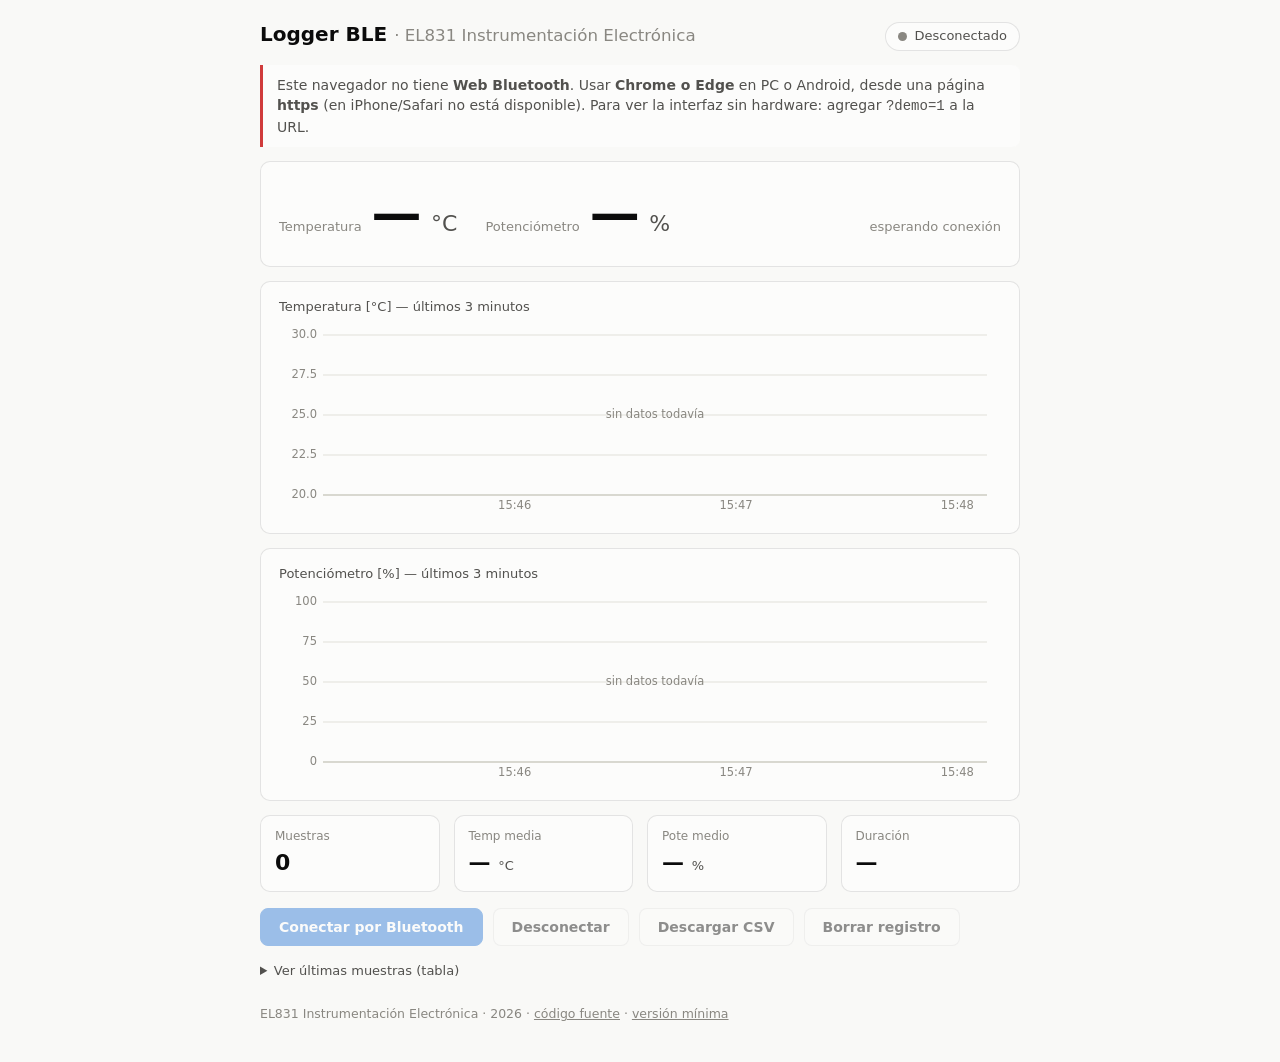
<file: docs/index.html>
<!doctype html>
<html lang="es">
<head>
<meta charset="utf-8">
<meta name="viewport" content="width=device-width, initial-scale=1">
<title>Logger BLE · EL831</title>
<link rel="manifest" href="manifest.webmanifest">
<link rel="icon" href="icons/icono-192.png">
<link rel="apple-touch-icon" href="icons/icono-192.png">
<meta name="theme-color" content="#f9f9f7" media="(prefers-color-scheme: light)">
<meta name="theme-color" content="#0d0d0d" media="(prefers-color-scheme: dark)">
<style>
  :root {
    color-scheme: light;
    --plano:        #f9f9f7;  /* plano de página */
    --superficie:   #fcfcfb;  /* tarjetas */
    --tinta-1:      #0b0b0b;
    --tinta-2:      #52514e;
    --tinta-mute:   #898781;
    --grilla:       #e1e0d9;
    --eje:          #c3c2b7;
    --borde:        rgba(11,11,11,0.10);
    --serie:        #2a78d6;  /* slot 1 de la paleta (validada): temperatura */
    --serie2:       #eb6834;  /* slot 2: potenciómetro */
    --ok:           #0ca30c;
    --critico:      #d03b3b;
  }
  @media (prefers-color-scheme: dark) {
    :root:not([data-theme="light"]) {
      color-scheme: dark;
      --plano:      #0d0d0d;
      --superficie: #1a1a19;
      --tinta-1:    #ffffff;
      --tinta-2:    #c3c2b7;
      --tinta-mute: #898781;
      --grilla:     #2c2c2a;
      --eje:        #383835;
      --borde:      rgba(255,255,255,0.10);
      --serie:      #3987e5;
      --serie2:     #d95926;
      --ok:         #0ca30c;
      --critico:    #d03b3b;
    }
  }
  :root[data-theme="dark"] {
    color-scheme: dark;
    --plano:      #0d0d0d;
    --superficie: #1a1a19;
    --tinta-1:    #ffffff;
    --tinta-2:    #c3c2b7;
    --tinta-mute: #898781;
    --grilla:     #2c2c2a;
    --eje:        #383835;
    --borde:      rgba(255,255,255,0.10);
    --serie:      #3987e5;
    --serie2:     #d95926;
    --ok:         #0ca30c;
    --critico:    #d03b3b;
  }

  * { box-sizing: border-box; }
  body {
    margin: 0;
    background: var(--plano);
    color: var(--tinta-1);
    font: 15px/1.45 system-ui, -apple-system, "Segoe UI", sans-serif;
    padding: 20px 16px 40px;
  }
  .caja { max-width: 760px; margin: 0 auto; }

  header { display: flex; align-items: baseline; justify-content: space-between;
           gap: 12px; flex-wrap: wrap; margin-bottom: 14px; }
  h1 { font-size: 20px; font-weight: 650; margin: 0; }
  h1 small { color: var(--tinta-mute); font-weight: 500; }

  .chip { display: inline-flex; align-items: center; gap: 7px;
          font-size: 13px; color: var(--tinta-2);
          border: 1px solid var(--borde); border-radius: 999px;
          padding: 4px 12px; background: var(--superficie); }
  .chip .punto { width: 9px; height: 9px; border-radius: 50%;
                 background: var(--tinta-mute); }
  .chip.ok .punto      { background: var(--ok); }
  .chip.error .punto   { background: var(--critico); }

  .tarjeta { background: var(--superficie); border: 1px solid var(--borde);
             border-radius: 10px; padding: 16px 18px; margin-bottom: 14px; }

  .hero { display: flex; align-items: baseline; gap: 10px 28px; flex-wrap: wrap; }
  .hero .canal { display: flex; align-items: baseline; gap: 10px; }
  .hero .nombre { font-size: 13px; color: var(--tinta-mute); }
  .hero .valor { font-size: 50px; font-weight: 650; letter-spacing: -0.5px; }
  .hero .unidad { font-size: 22px; color: var(--tinta-2); font-weight: 500; }
  .hero .detalle { font-size: 13px; color: var(--tinta-mute); margin-left: auto;
                   text-align: right; }

  .titulo-viz { font-size: 13px; color: var(--tinta-2); margin: 0 0 10px; }
  .lienzo { position: relative; }
  canvas { display: block; width: 100%; height: 190px; }
  .tooltip { position: absolute; pointer-events: none; display: none;
             background: var(--superficie); border: 1px solid var(--borde);
             border-radius: 6px; padding: 5px 9px; font-size: 12.5px;
             color: var(--tinta-1); box-shadow: 0 2px 8px rgba(0,0,0,.12);
             white-space: nowrap; }
  .tooltip b { font-variant-numeric: tabular-nums; }

  .stats { display: grid; grid-template-columns: repeat(4, 1fr); gap: 14px; }
  @media (max-width: 640px) { .stats { grid-template-columns: repeat(2, 1fr); } }
  .stat { background: var(--superficie); border: 1px solid var(--borde);
          border-radius: 10px; padding: 12px 14px; }
  .stat .k { font-size: 12px; color: var(--tinta-mute); }
  .stat .v { font-size: 22px; font-weight: 650; margin-top: 2px; }
  .stat .v small { font-size: 13px; color: var(--tinta-2); font-weight: 500; }

  .acciones { display: flex; gap: 10px; flex-wrap: wrap; margin: 16px 0; }
  button { font: 600 14px/1 system-ui, -apple-system, "Segoe UI", sans-serif;
           border-radius: 8px; padding: 11px 18px; cursor: pointer;
           border: 1px solid var(--borde);
           background: var(--superficie); color: var(--tinta-1); }
  button.primario { background: var(--serie); border-color: var(--serie); color: #fff; }
  button:disabled { opacity: .45; cursor: default; }

  .aviso { border-left: 3px solid var(--critico); padding: 10px 14px;
           background: var(--superficie); border-radius: 0 8px 8px 0;
           font-size: 14px; color: var(--tinta-2); margin-bottom: 14px; }

  details { margin-top: 4px; }
  summary { cursor: pointer; font-size: 13px; color: var(--tinta-2); }
  table { width: 100%; border-collapse: collapse; margin-top: 8px; font-size: 13.5px; }
  th { text-align: left; color: var(--tinta-mute); font-weight: 500;
       border-bottom: 1px solid var(--grilla); padding: 4px 6px; }
  td { padding: 4px 6px; border-bottom: 1px solid var(--grilla);
       font-variant-numeric: tabular-nums; }

  footer { font-size: 12.5px; color: var(--tinta-mute); margin-top: 24px; }
  footer a { color: inherit; }
</style>
</head>
<body>
<div class="caja">

  <header>
    <h1>Logger BLE <small>· EL831 Instrumentación Electrónica</small></h1>
    <span class="chip" id="estado"><span class="punto"></span><span id="estadoTxt">Desconectado</span></span>
  </header>

  <div class="aviso" id="avisoCompat" hidden>
    Este navegador no tiene <b>Web Bluetooth</b>. Usar <b>Chrome o Edge</b> en
    PC o Android, desde una página <b>https</b> (en iPhone/Safari no está
    disponible). Para ver la interfaz sin hardware: agregar <code>?demo=1</code>
    a la URL.
  </div>

  <div class="tarjeta hero">
    <span class="canal"><span class="nombre">Temperatura</span>
      <span class="valor" id="valorTemp">—</span><span class="unidad">°C</span></span>
    <span class="canal"><span class="nombre">Potenciómetro</span>
      <span class="valor" id="valorPote">—</span><span class="unidad">%</span></span>
    <span class="detalle" id="detalle">esperando conexión</span>
  </div>

  <div class="tarjeta">
    <p class="titulo-viz">Temperatura [°C] — últimos 3 minutos</p>
    <div class="lienzo">
      <canvas id="gTemp"></canvas>
      <div class="tooltip" id="tipTemp"></div>
    </div>
  </div>

  <div class="tarjeta">
    <p class="titulo-viz">Potenciómetro [%] — últimos 3 minutos</p>
    <div class="lienzo">
      <canvas id="gPote"></canvas>
      <div class="tooltip" id="tipPote"></div>
    </div>
  </div>

  <div class="stats">
    <div class="stat"><div class="k">Muestras</div><div class="v" id="stN">0</div></div>
    <div class="stat"><div class="k">Temp media</div><div class="v" id="stTemp">— <small>°C</small></div></div>
    <div class="stat"><div class="k">Pote medio</div><div class="v" id="stPote">— <small>%</small></div></div>
    <div class="stat"><div class="k">Duración</div><div class="v" id="stDur">—</div></div>
  </div>

  <div class="acciones">
    <button class="primario" id="btnConectar">Conectar por Bluetooth</button>
    <button id="btnDesconectar" disabled>Desconectar</button>
    <button id="btnCsv" disabled>Descargar CSV</button>
    <button id="btnBorrar" disabled>Borrar registro</button>
  </div>

  <details>
    <summary>Ver últimas muestras (tabla)</summary>
    <table>
      <thead><tr><th>Hora</th><th>Temp [°C]</th><th>Pote [%]</th></tr></thead>
      <tbody id="tbody"></tbody>
    </table>
  </details>

  <footer>
    EL831 Instrumentación Electrónica · 2026 ·
    <a href="https://github.com/fernandorvs/Datalogger-Web-ESP32-2026">código fuente</a> ·
    <a href="minima/">versión mínima</a>
  </footer>
</div>

<script>
'use strict';

/* ---------- utilidades ---------- */
const $ = id => document.getElementById(id);
const params = new URLSearchParams(location.search);
if (params.get('tema')) document.documentElement.dataset.theme =
  params.get('tema') === 'oscuro' ? 'dark' : 'light';

const horaDe = ms => new Date(ms).toLocaleTimeString('es-AR', { hour12: false });

/* ---------- registro (el "logger" vive acá) ---------- */
const muestras = [];               // {t: epoch ms, temp: °C, pote: %}
const MAX_MUESTRAS = 36000;        // ~10 h a 1 muestra/s

function agregarMuestra(temp, pote) {
  muestras.push({ t: Date.now(), temp, pote });
  if (muestras.length > MAX_MUESTRAS) muestras.shift();
  actualizarUI();
}

function actualizarUI() {
  const n = muestras.length;
  if (n) {
    const ult = muestras[n - 1];
    $('valorTemp').textContent = ult.temp.toFixed(2);
    $('valorPote').textContent = ult.pote.toFixed(1);
    $('detalle').textContent = 'última muestra ' + horaDe(ult.t);
    let sT = 0, sP = 0;
    for (const m of muestras) { sT += m.temp; sP += m.pote; }
    $('stTemp').innerHTML = (sT / n).toFixed(2) + ' <small>°C</small>';
    $('stPote').innerHTML = (sP / n).toFixed(1) + ' <small>%</small>';
    const seg = Math.round((ult.t - muestras[0].t) / 1000);
    $('stDur').textContent =
      String(Math.floor(seg / 60)).padStart(2, '0') + ':' + String(seg % 60).padStart(2, '0');
  }
  $('stN').textContent = n;
  $('btnCsv').disabled = $('btnBorrar').disabled = !n;
  // tabla: últimas 10
  $('tbody').innerHTML = muestras.slice(-10).reverse().map(m =>
    `<tr><td>${horaDe(m.t)}</td><td>${m.temp.toFixed(2)}</td><td>${m.pote.toFixed(1)}</td></tr>`).join('');
  dibujarTodo();
}

/* ---------- gráficos (canvas, sin librerías) ---------- */
const VENTANA_MS = 3 * 60 * 1000;
const css = v => getComputedStyle(document.documentElement).getPropertyValue(v).trim();

function crearGrafico(cfg) {
  const cv = $(cfg.canvas), ctx = cv.getContext('2d'), tip = $(cfg.tip);
  let cursorX = null;

  function dibujar() {
    const dpr = window.devicePixelRatio || 1;
    const W = cv.clientWidth, H = cv.clientHeight;
    if (cv.width !== W * dpr || cv.height !== H * dpr) { cv.width = W * dpr; cv.height = H * dpr; }
    ctx.setTransform(dpr, 0, 0, dpr, 0, 0);
    ctx.clearRect(0, 0, W, H);

    const mL = 44, mR = 14, mT = 8, mB = 22;
    const pw = W - mL - mR, ph = H - mT - mB;
    const ahora = Date.now(), t0 = ahora - VENTANA_MS;
    const vis = muestras.filter(m => m.t >= t0);

    let [yMin, yMax] = cfg.yDefecto;
    if (cfg.yFijo) { [yMin, yMax] = cfg.yFijo; }
    else if (vis.length) {
      yMin = Math.min(...vis.map(cfg.valor)); yMax = Math.max(...vis.map(cfg.valor));
      const centro = (yMin + yMax) / 2, ancho = Math.max(yMax - yMin, cfg.yMinSpan) * 1.25;
      yMin = centro - ancho / 2; yMax = centro + ancho / 2;
    }
    const x = t => mL + (t - t0) / VENTANA_MS * pw;
    const y = v => mT + (1 - (v - yMin) / (yMax - yMin)) * ph;

    ctx.font = '11.5px system-ui, sans-serif';
    ctx.textAlign = 'right'; ctx.textBaseline = 'middle';
    for (let i = 0; i <= 4; i++) {
      const v = yMin + (yMax - yMin) * i / 4, yy = y(v);
      ctx.strokeStyle = css('--grilla'); ctx.lineWidth = 1;
      ctx.beginPath(); ctx.moveTo(mL, yy); ctx.lineTo(W - mR, yy); ctx.stroke();
      ctx.fillStyle = css('--tinta-mute');
      ctx.fillText(v.toFixed(cfg.decEje), mL - 6, yy);
    }
    ctx.textAlign = 'center'; ctx.textBaseline = 'top';
    const primerMin = Math.ceil(t0 / 60000) * 60000;
    for (let t = primerMin; t <= ahora; t += 60000) {
      ctx.fillStyle = css('--tinta-mute');
      ctx.fillText(horaDe(t).slice(0, 5), x(t), H - mB + 5);
    }
    ctx.strokeStyle = css('--eje'); ctx.lineWidth = 1;
    ctx.beginPath(); ctx.moveTo(mL, mT + ph); ctx.lineTo(W - mR, mT + ph); ctx.stroke();

    if (!vis.length) {
      ctx.fillStyle = css('--tinta-mute'); ctx.textAlign = 'center'; ctx.textBaseline = 'middle';
      ctx.fillText('sin datos todavía', mL + pw / 2, mT + ph / 2);
      return;
    }

    const color = css(cfg.color);
    ctx.strokeStyle = color; ctx.lineWidth = 2;
    ctx.lineJoin = 'round'; ctx.lineCap = 'round';
    ctx.beginPath();
    vis.forEach((m, i) => { const xx = x(m.t), yy = y(cfg.valor(m)); i ? ctx.lineTo(xx, yy) : ctx.moveTo(xx, yy); });
    ctx.stroke();

    const ult = vis[vis.length - 1];
    ctx.fillStyle = color;
    ctx.beginPath(); ctx.arc(x(ult.t), y(cfg.valor(ult)), 4, 0, 7); ctx.fill();
    ctx.strokeStyle = css('--superficie'); ctx.lineWidth = 2; ctx.stroke();

    if (cursorX !== null && cursorX >= mL && cursorX <= W - mR) {
      let cerca = vis[0];
      for (const m of vis) if (Math.abs(x(m.t) - cursorX) < Math.abs(x(cerca.t) - cursorX)) cerca = m;
      const cx = x(cerca.t), cy = y(cfg.valor(cerca));
      ctx.strokeStyle = css('--eje'); ctx.lineWidth = 1;
      ctx.beginPath(); ctx.moveTo(cx, mT); ctx.lineTo(cx, mT + ph); ctx.stroke();
      ctx.fillStyle = color;
      ctx.beginPath(); ctx.arc(cx, cy, 4.5, 0, 7); ctx.fill();
      ctx.strokeStyle = css('--superficie'); ctx.lineWidth = 2; ctx.stroke();
      tip.innerHTML = horaDe(cerca.t) + ' · <b>' +
        cfg.valor(cerca).toFixed(cfg.dec) + ' ' + cfg.unidad + '</b>';
      tip.style.display = 'block';
      const tw = tip.offsetWidth;
      tip.style.left = Math.min(Math.max(cx - tw / 2, 0), W - tw) + 'px';
      tip.style.top = Math.max(cy - 40, 0) + 'px';
    } else {
      tip.style.display = 'none';
    }
  }

  cv.addEventListener('mousemove', e => { cursorX = e.offsetX; dibujar(); });
  cv.addEventListener('mouseleave', () => { cursorX = null; dibujar(); });
  return { dibujar };
}

const gTemp = crearGrafico({ canvas: 'gTemp', tip: 'tipTemp', valor: m => m.temp,
  unidad: '°C', dec: 2, decEje: 1, color: '--serie', yDefecto: [20, 30], yMinSpan: 1 });
const gPote = crearGrafico({ canvas: 'gPote', tip: 'tipPote', valor: m => m.pote,
  unidad: '%', dec: 1, decEje: 0, color: '--serie2', yDefecto: [0, 100], yFijo: [0, 100] });

function dibujarTodo() { gTemp.dibujar(); gPote.dibujar(); }
window.addEventListener('resize', dibujarTodo);
setInterval(dibujarTodo, 1000);    // la ventana de 3 min avanza sola

/* ---------- estado ---------- */
function estado(clase, texto) {
  $('estado').className = 'chip' + (clase ? ' ' + clase : '');
  $('estadoTxt').textContent = texto;
}

/* ---------- CSV / borrar ---------- */
$('btnCsv').onclick = () => {
  const filas = ['fecha_iso,temp_c,pote_pct'];
  for (const m of muestras)
    filas.push(new Date(m.t).toISOString() + ',' + m.temp.toFixed(2) + ',' + m.pote.toFixed(1));
  const blob = new Blob([filas.join('\n')], { type: 'text/csv' });
  const a = document.createElement('a');
  a.href = URL.createObjectURL(blob);
  a.download = 'logger-ble-' + new Date().toISOString().slice(0, 19).replaceAll(':', '-') + '.csv';
  a.click();
  URL.revokeObjectURL(a.href);
};
$('btnBorrar').onclick = () => { muestras.length = 0;
  $('valorTemp').textContent = $('valorPote').textContent = '—';
  $('detalle').textContent = 'registro borrado'; actualizarUI(); };

/* ---------- conexión BLE (Web Bluetooth) ---------- */
let dispositivo = null;
let ultimoPote = 0;    // el pote notifica primero; el par se registra con la temperatura

async function conectar() {
  try {
    estado('', 'Buscando…');
    dispositivo = await navigator.bluetooth.requestDevice({
      filters: [{ services: ['environmental_sensing'] }]
    });
    dispositivo.addEventListener('gattserverdisconnected', () => {
      estado('error', 'Desconectado');
      $('btnConectar').disabled = false; $('btnDesconectar').disabled = true;
    });
    estado('', 'Conectando…');
    const gatt = await dispositivo.gatt.connect();
    const servicio = await gatt.getPrimaryService('environmental_sensing');

    // canal 2: 0x2B04 Percentage 8 — uint8 con resolución 0,5 % (valor ÷ 2)
    const cPote = await servicio.getCharacteristic(0x2B04);
    cPote.addEventListener('characteristicvaluechanged', e => {
      ultimoPote = e.target.value.getUint8(0) / 2;
    });
    await cPote.startNotifications();

    // canal 1: 0x2A6E Temperature — sint16 little-endian, centésimas de °C
    const cTemp = await servicio.getCharacteristic(0x2A6E);
    cTemp.addEventListener('characteristicvaluechanged', e => {
      agregarMuestra(e.target.value.getInt16(0, true) / 100, ultimoPote);
    });
    await cTemp.startNotifications();

    estado('ok', 'Conectado · ' + (dispositivo.name || 'ESP32'));
    $('btnConectar').disabled = true; $('btnDesconectar').disabled = false;
  } catch (err) {
    estado('error', err.name === 'NotFoundError' ? 'Cancelado' : 'Error');
    console.error(err);
  }
}

$('btnConectar').onclick = conectar;
$('btnDesconectar').onclick = () => dispositivo && dispositivo.gatt.disconnect();

/* ---------- modo demo (sin hardware): ?demo=1 ---------- */
if (params.get('demo')) {
  estado('ok', 'DEMO · datos simulados');
  $('btnConectar').disabled = true;
  setInterval(() => {
    const fase = (Date.now() % 60000) / 60000 * 2 * Math.PI;
    const f = Date.now() % 90000;
    const pote = (f < 45000 ? f / 450 : (90000 - f) / 450) + (Math.random() - 0.5);
    agregarMuestra(25 + 3 * Math.sin(fase) + (Math.random() - 0.5) * 0.2,
                   Math.min(100, Math.max(0, pote)));
  }, 1000);
} else if (!navigator.bluetooth) {
  $('avisoCompat').hidden = false;
  $('btnConectar').disabled = true;
}

actualizarUI();

/* ---------- app instalable (PWA): el service worker da ícono propio y offline ---------- */
if ('serviceWorker' in navigator && location.protocol === 'https:') {
  navigator.serviceWorker.register('sw.js').catch(() => {});
}
</script>
</body>
</html>
</file>
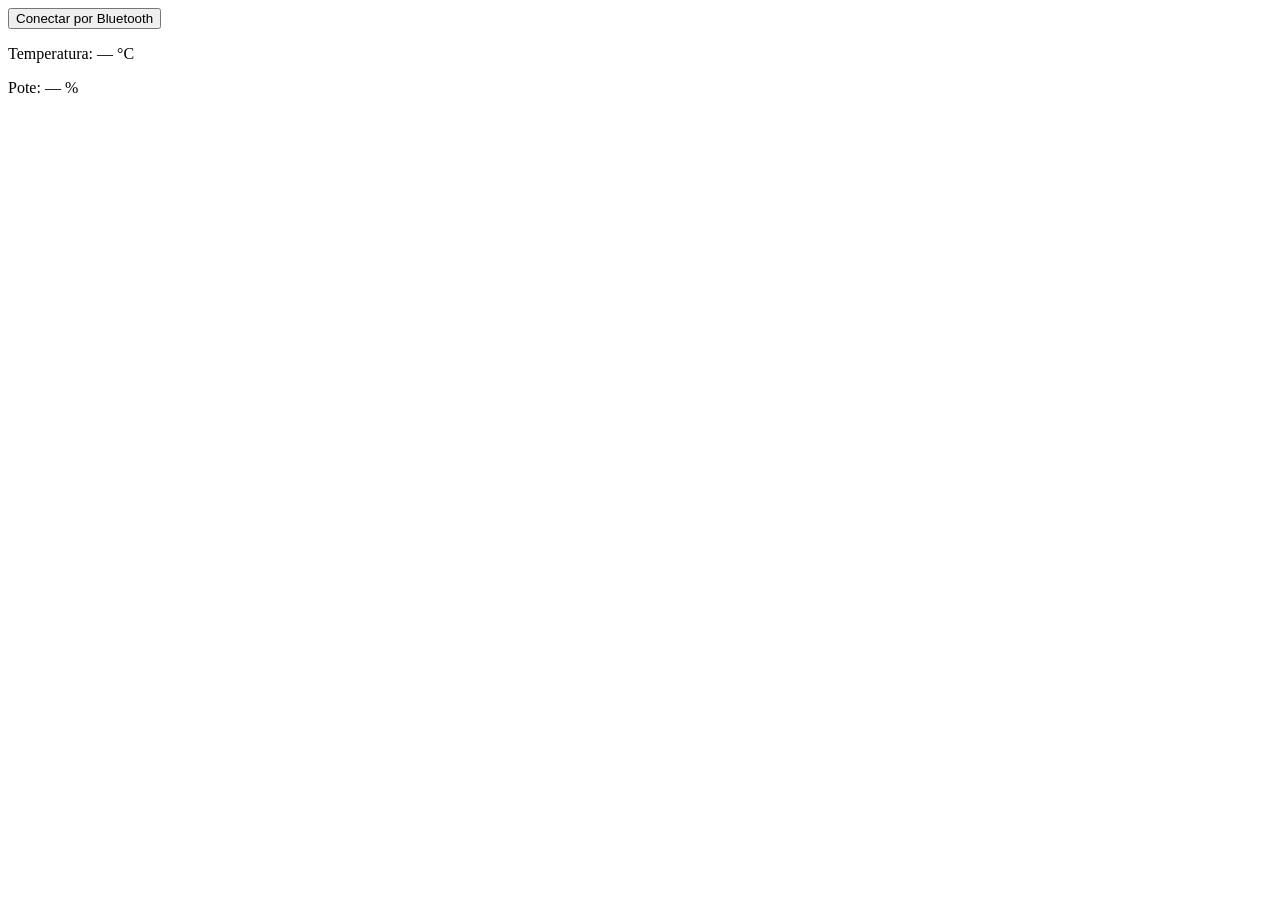
<file: apendice-web/minima/index.html>
<!doctype html>
<html lang="es">
<meta charset="utf-8">
<meta name="viewport" content="width=device-width, initial-scale=1">
<title>Logger BLE — versión mínima</title>

<!--
  Logger BLE · versión mínima — EL831 2026

  Todo el protocolo y nada de presentación: la app completa (docs/index.html)
  hace exactamente esto, más gráficos, estadísticas y CSV.

  OJO: no funciona con doble click. Web Bluetooth exige "contexto seguro",
  y file:// no lo es — pero http://localhost SÍ. Servirla con:

      python -m http.server 8000        (en esta carpeta)

  y abrir  http://localhost:8000  en Chrome o Edge. Ver el README del apéndice.
-->

<!-- Toda la interfaz: un botón y dos renglones. -->
<button id="btnConectar">Conectar por Bluetooth</button>
<p>Temperatura: <span id="temp">—</span> °C</p>
<p>Pote: <span id="pote">—</span> %</p>

<script>
document.getElementById('btnConectar').onclick = async () => {

  // 1. El diálogo del navegador: el usuario elige el dispositivo. El filtro
  //    muestra solo los que anuncian Environmental Sensing (0x181A) — la
  //    página jamás ve los dispositivos que no le mostraste.
  const dispositivo = await navigator.bluetooth.requestDevice({
    filters: [{ services: ['environmental_sensing'] }]
  });

  // 2. Conectar al GATT y abrir el servicio.
  const gatt = await dispositivo.gatt.connect();
  const servicio = await gatt.getPrimaryService('environmental_sensing');

  // 3. Canal temperatura — 0x2A6E: sint16 little-endian en centésimas de °C.
  //    (0x7F 0x09 → 2431 → 24,31 °C)
  const cTemp = await servicio.getCharacteristic(0x2A6E);
  cTemp.addEventListener('characteristicvaluechanged', e => {
    const celsius = e.target.value.getInt16(0, true) / 100;
    document.getElementById('temp').textContent = celsius.toFixed(2);
  });
  await cTemp.startNotifications();

  // 4. Canal potenciómetro — 0x2B04: uint8 en pasos de 0,5 %.
  //    (0x73 → 115 → 57,5 %)
  const cPote = await servicio.getCharacteristic(0x2B04);
  cPote.addEventListener('characteristicvaluechanged', e => {
    const pct = e.target.value.getUint8(0) / 2;
    document.getElementById('pote').textContent = pct.toFixed(1);
  });
  await cPote.startNotifications();
};
</script>
</html>
</file>
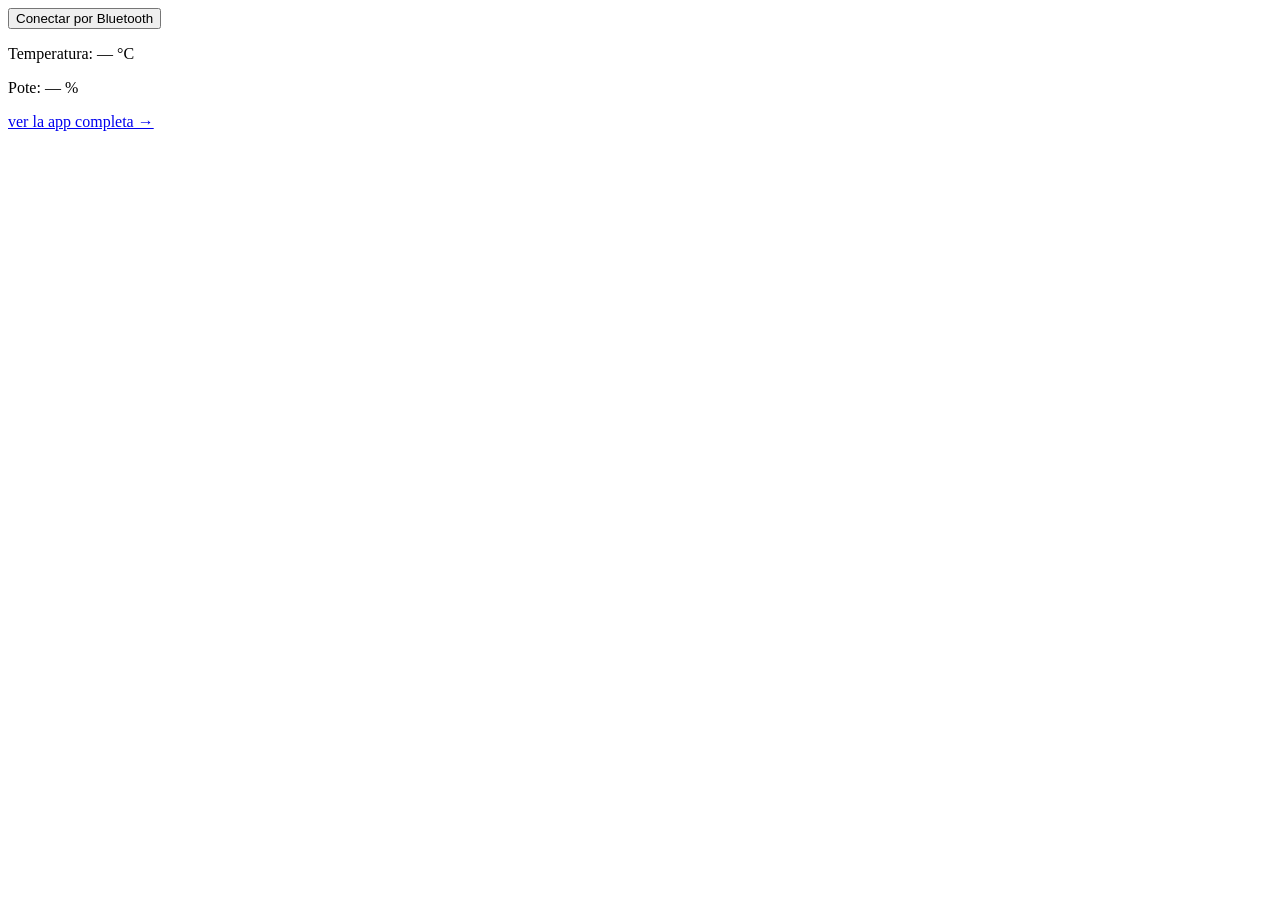
<file: docs/minima/index.html>
<!doctype html>
<html lang="es">
<meta charset="utf-8">
<meta name="viewport" content="width=device-width, initial-scale=1">
<title>Logger BLE — versión mínima</title>

<!--
  Logger BLE · versión mínima — EL831 2026

  Todo el protocolo y nada de presentación: la app completa (docs/index.html)
  hace exactamente esto, más gráficos, estadísticas y CSV.

  OJO: no funciona con doble click. Web Bluetooth exige "contexto seguro",
  y file:// no lo es — pero http://localhost SÍ. Servirla con:

      python -m http.server 8000        (en esta carpeta)

  y abrir  http://localhost:8000  en Chrome o Edge. Ver el README del apéndice.
-->

<!-- Toda la interfaz: un botón y dos renglones. -->
<button id="btnConectar">Conectar por Bluetooth</button>
<p>Temperatura: <span id="temp">—</span> °C</p>
<p>Pote: <span id="pote">—</span> %</p>

<!-- La única concesión: el "después" de este "antes". -->
<p><a href="../">ver la app completa →</a></p>

<script>
document.getElementById('btnConectar').onclick = async () => {

  // 1. El diálogo del navegador: el usuario elige el dispositivo. El filtro
  //    muestra solo los que anuncian Environmental Sensing (0x181A) — la
  //    página jamás ve los dispositivos que no le mostraste.
  const dispositivo = await navigator.bluetooth.requestDevice({
    filters: [{ services: ['environmental_sensing'] }]
  });

  // 2. Conectar al GATT y abrir el servicio.
  const gatt = await dispositivo.gatt.connect();
  const servicio = await gatt.getPrimaryService('environmental_sensing');

  // 3. Canal temperatura — 0x2A6E: sint16 little-endian en centésimas de °C.
  //    (0x7F 0x09 → 2431 → 24,31 °C)
  const cTemp = await servicio.getCharacteristic(0x2A6E);
  cTemp.addEventListener('characteristicvaluechanged', e => {
    const celsius = e.target.value.getInt16(0, true) / 100;
    document.getElementById('temp').textContent = celsius.toFixed(2);
  });
  await cTemp.startNotifications();

  // 4. Canal potenciómetro — 0x2B04: uint8 en pasos de 0,5 %.
  //    (0x73 → 115 → 57,5 %)
  const cPote = await servicio.getCharacteristic(0x2B04);
  cPote.addEventListener('characteristicvaluechanged', e => {
    const pct = e.target.value.getUint8(0) / 2;
    document.getElementById('pote').textContent = pct.toFixed(1);
  });
  await cPote.startNotifications();
};
</script>
</html>
</file>
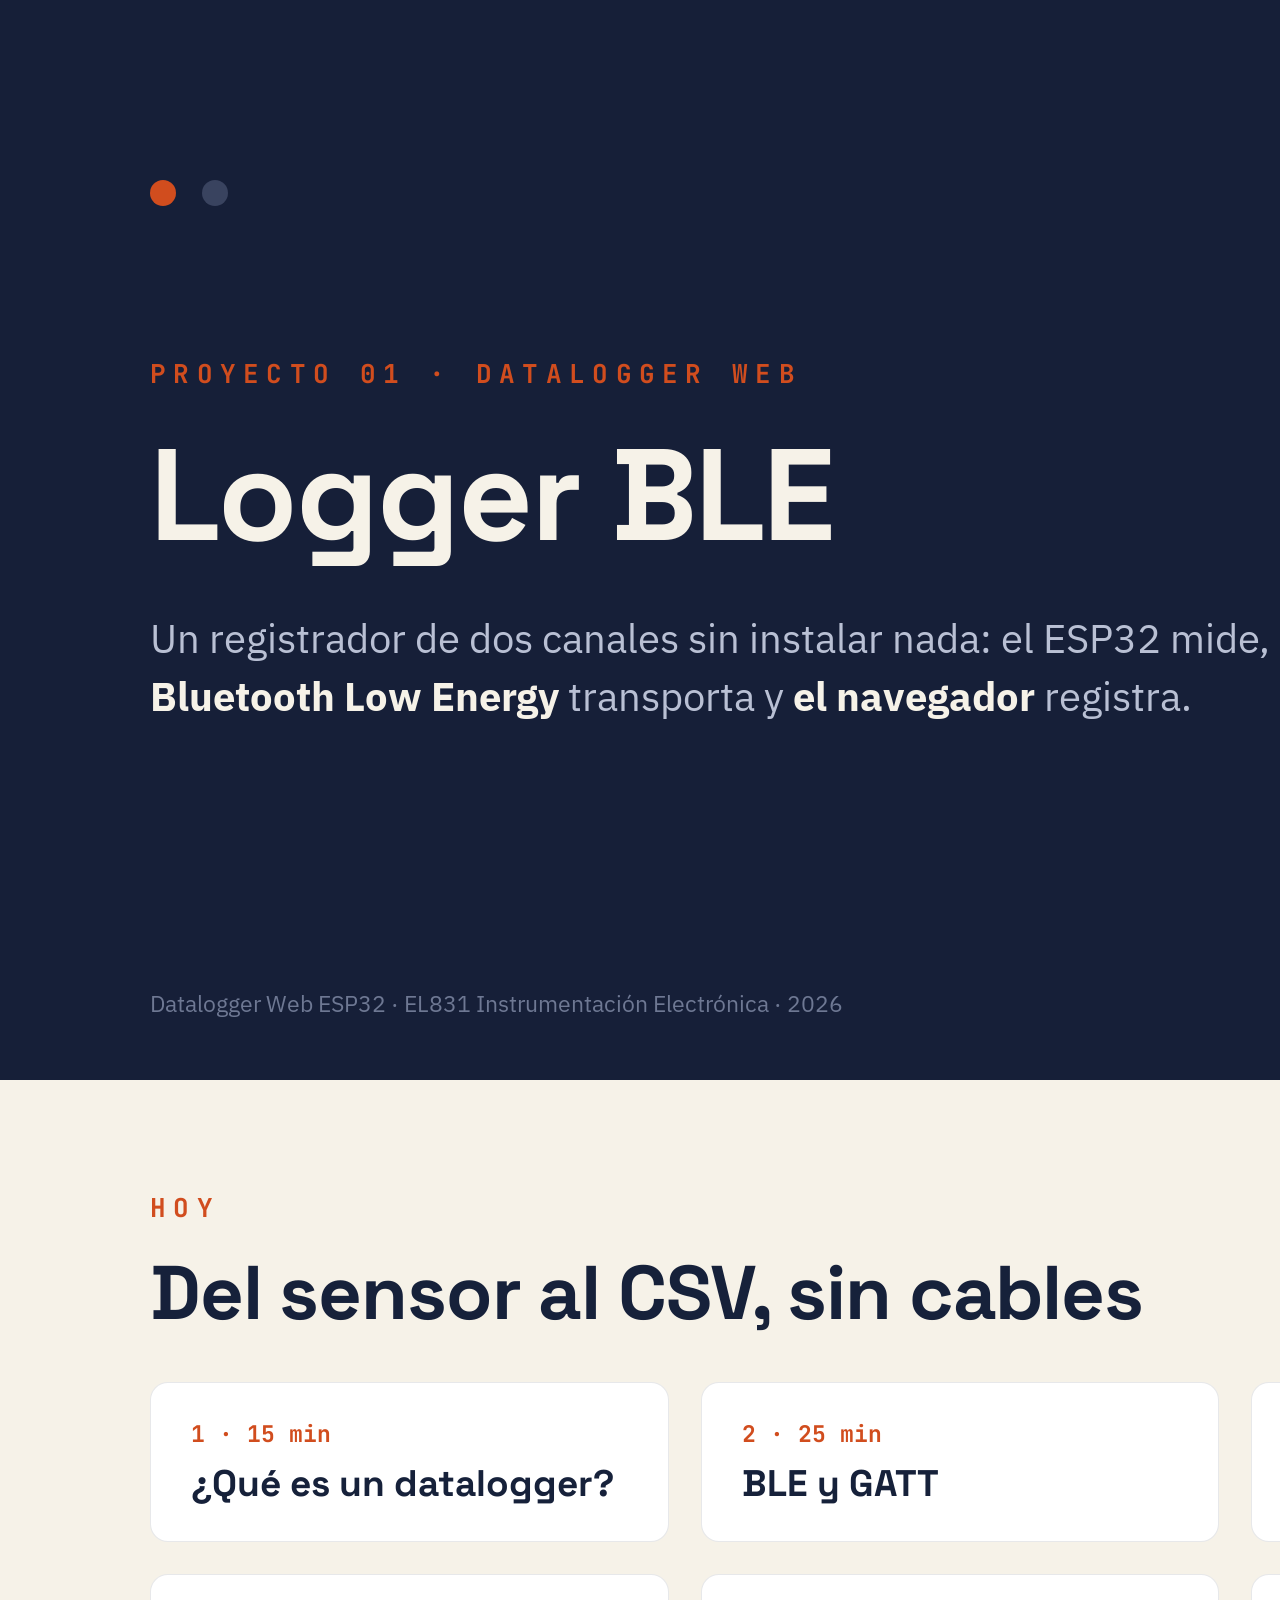
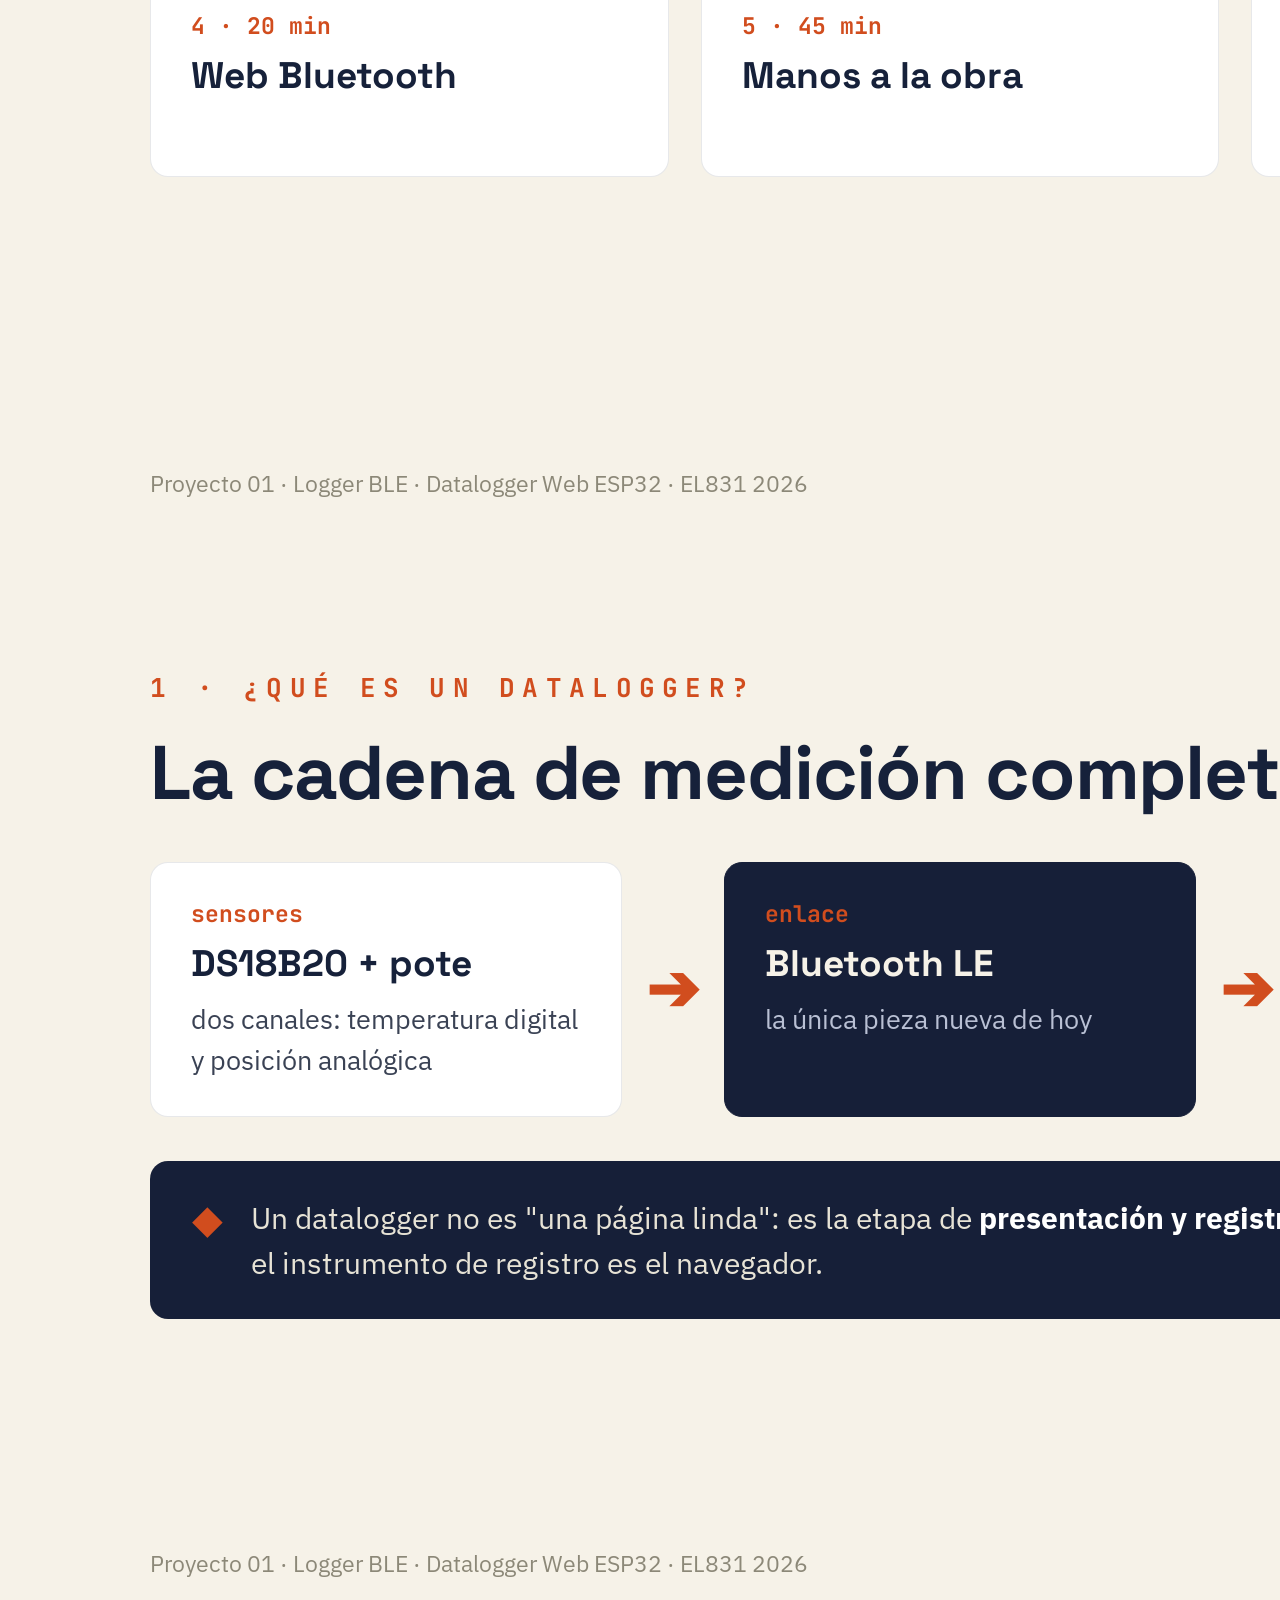
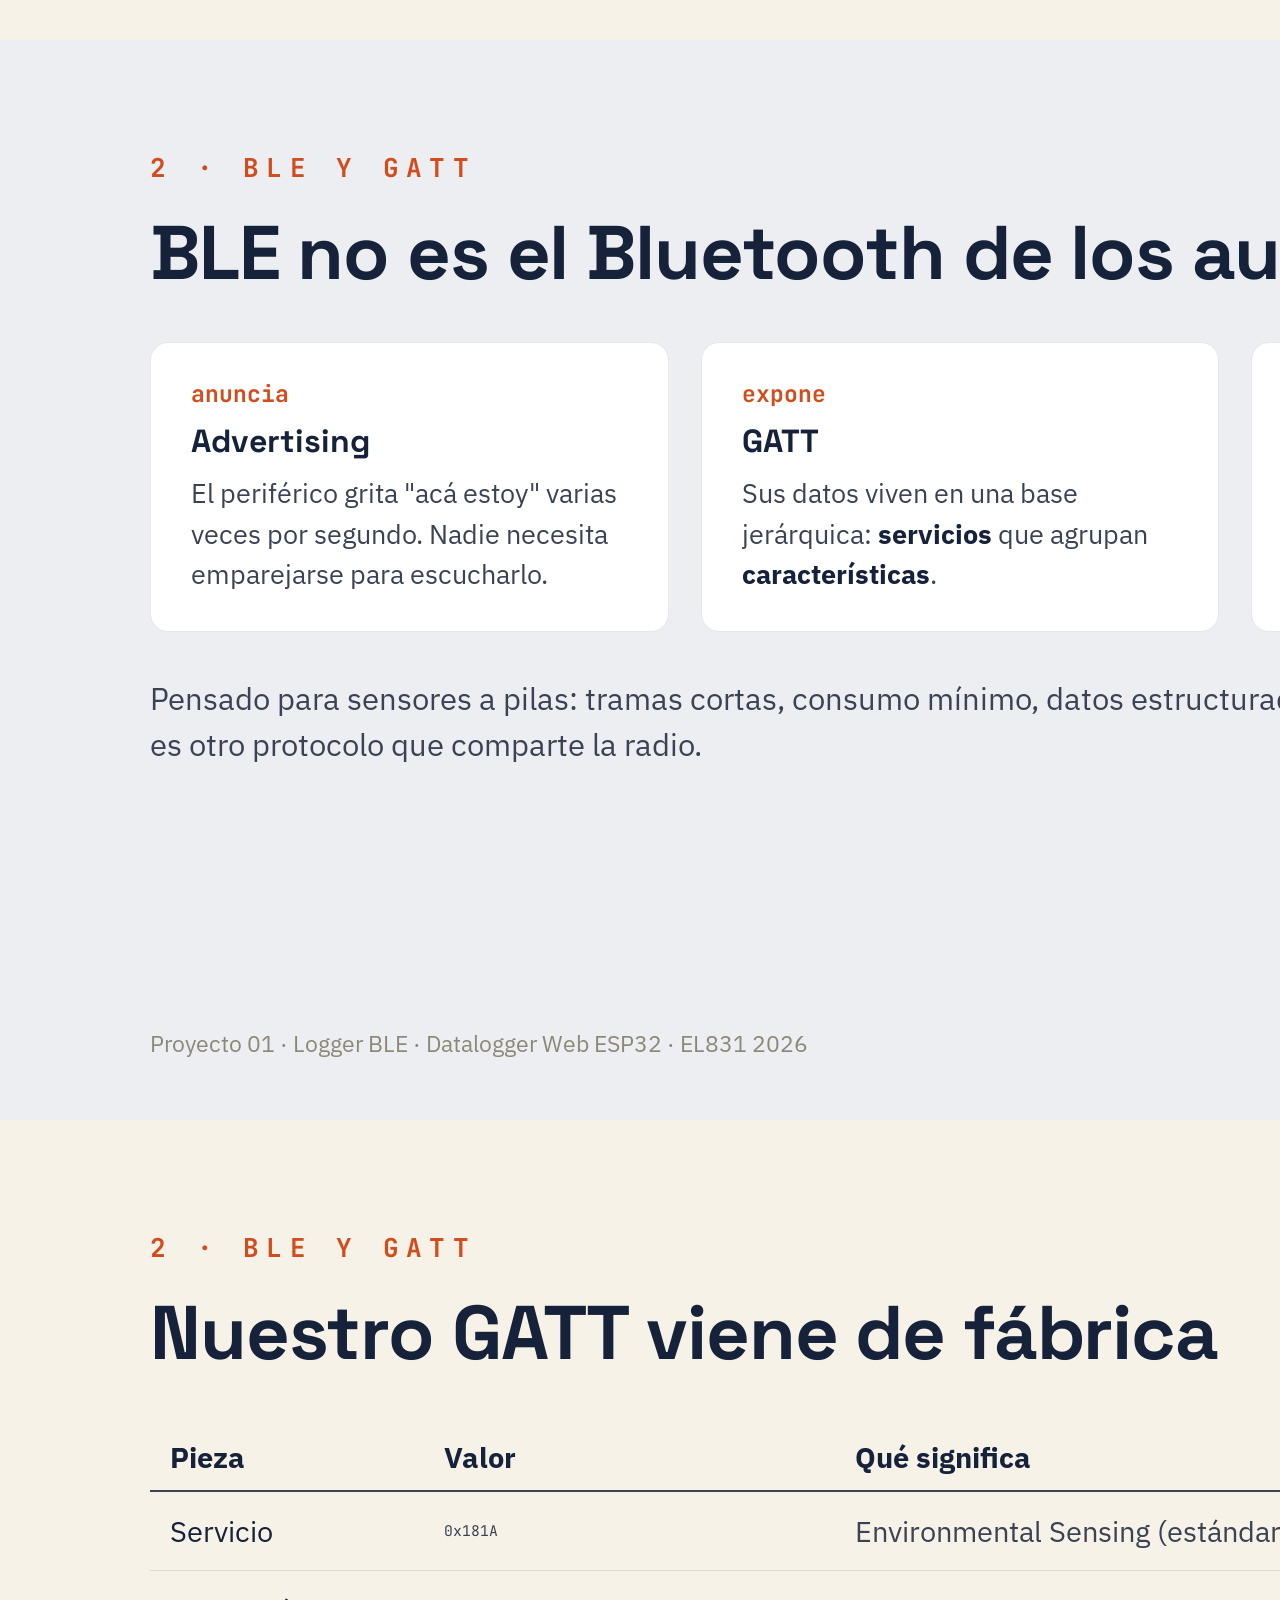
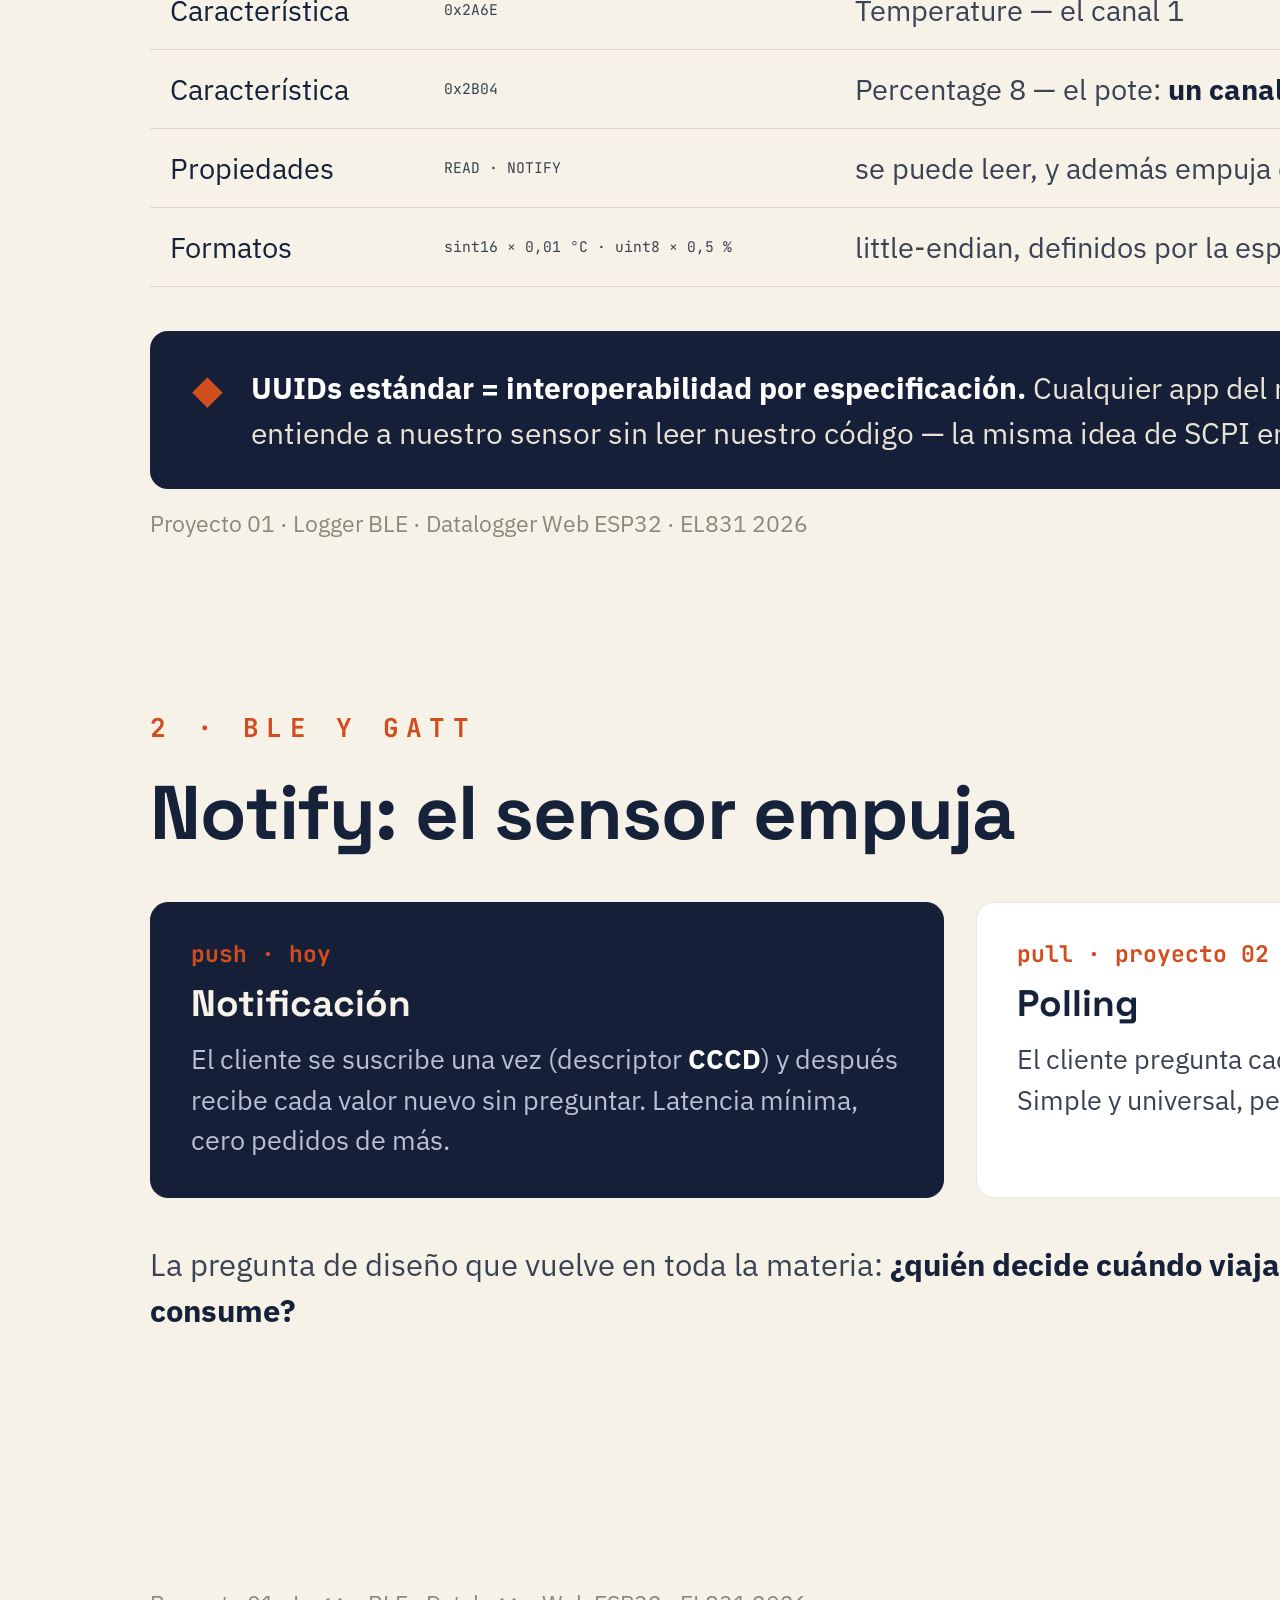
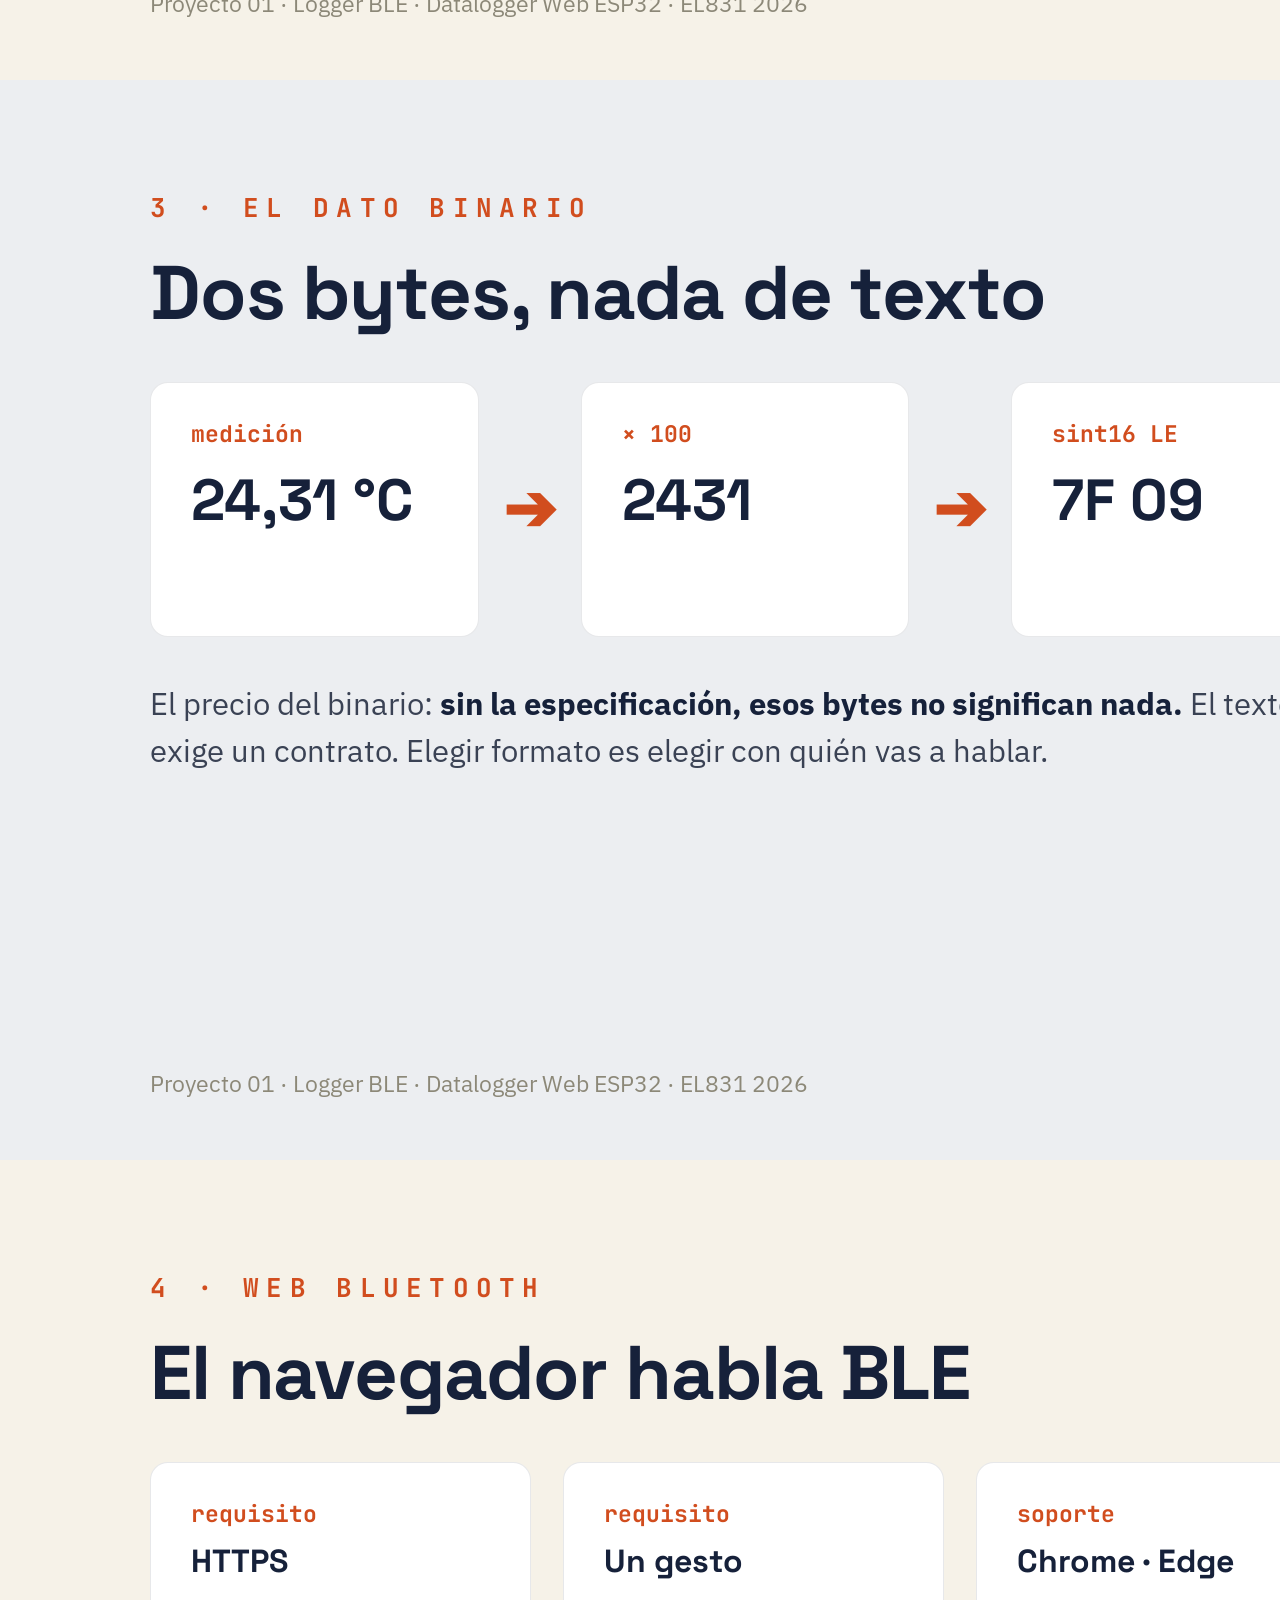
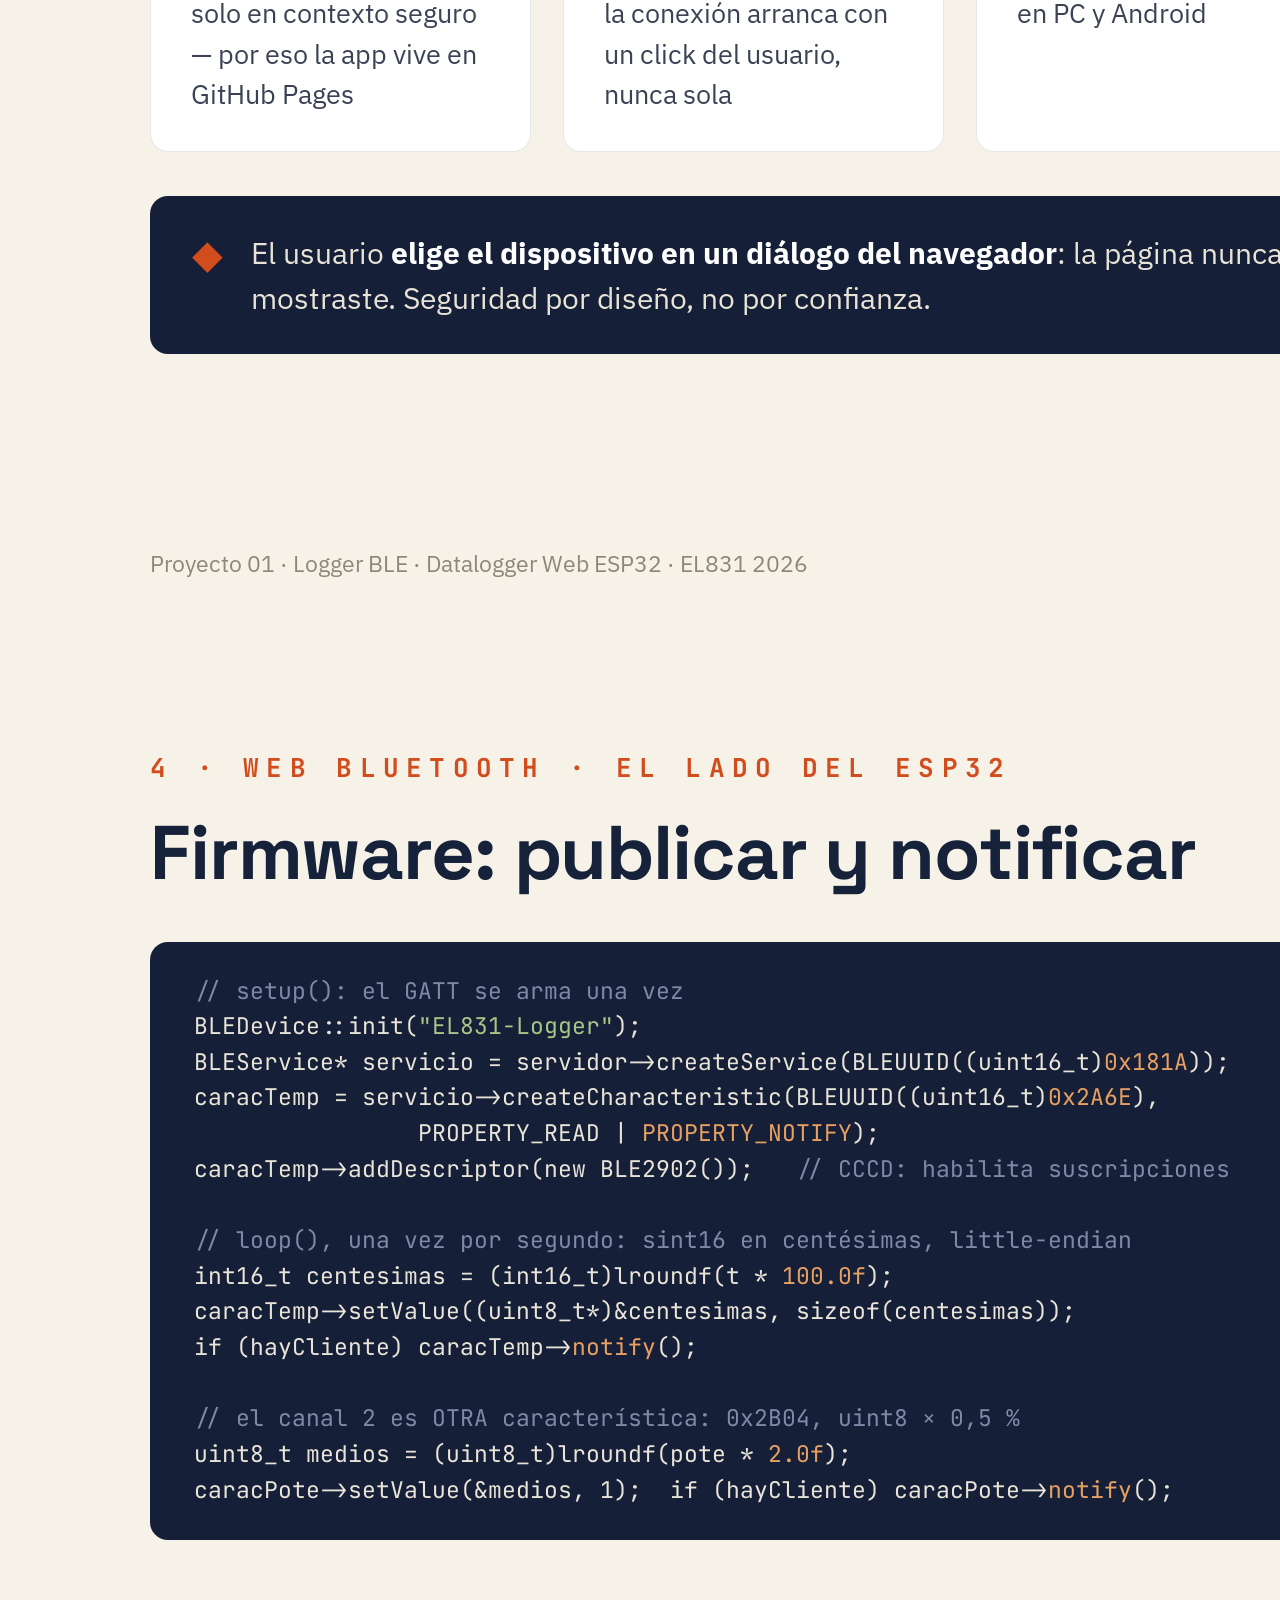
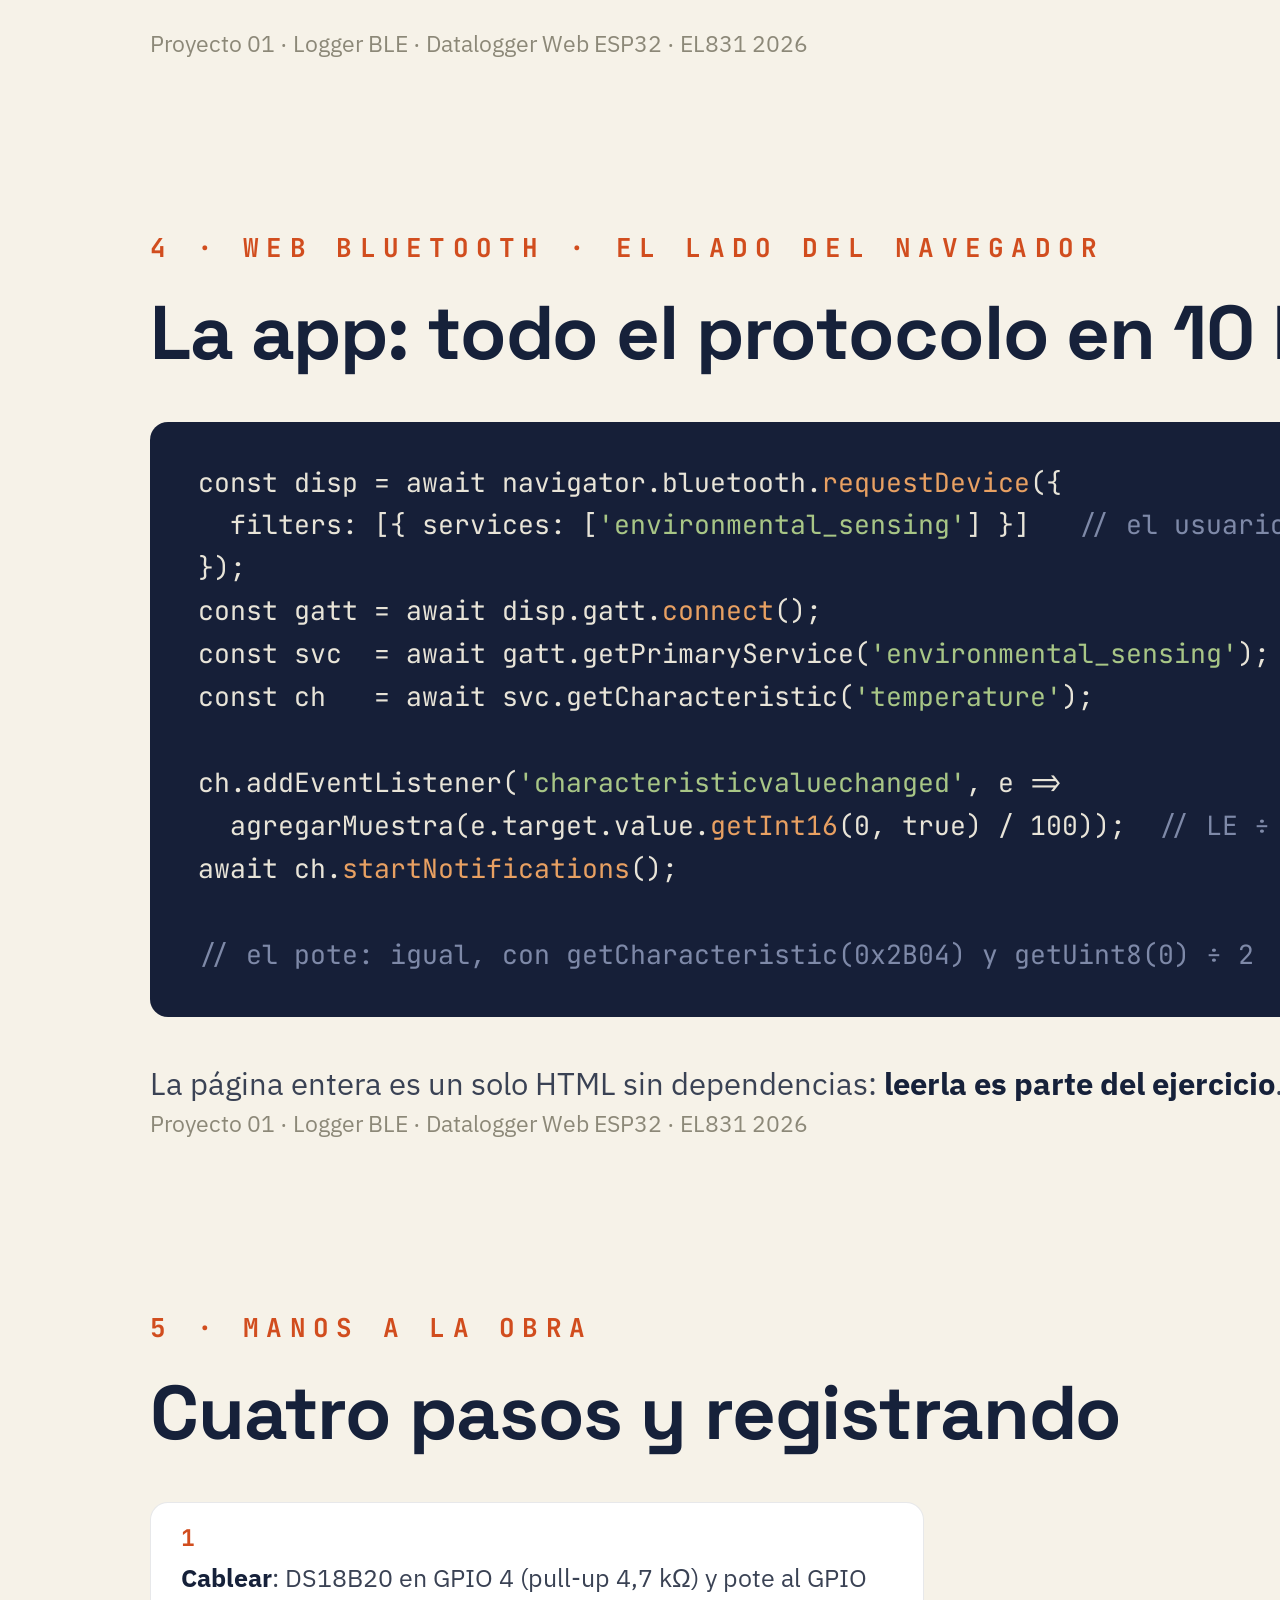
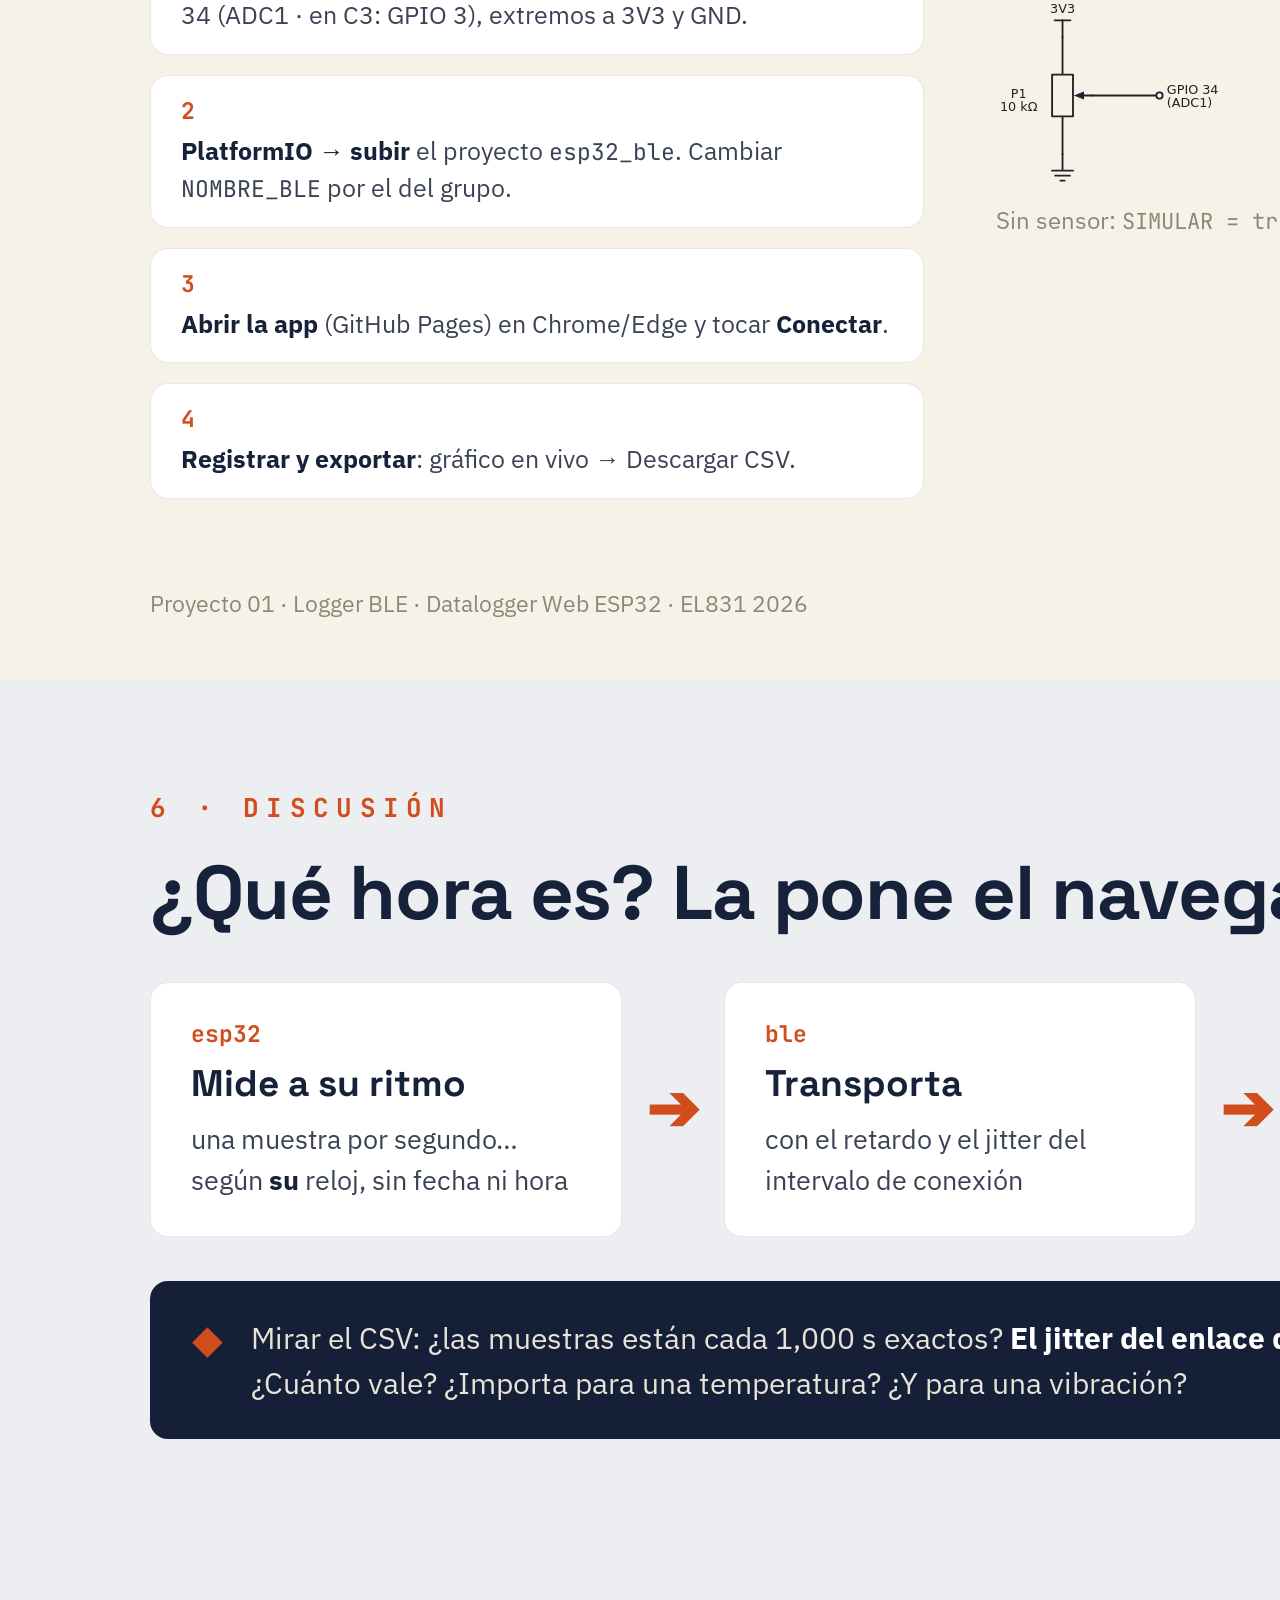
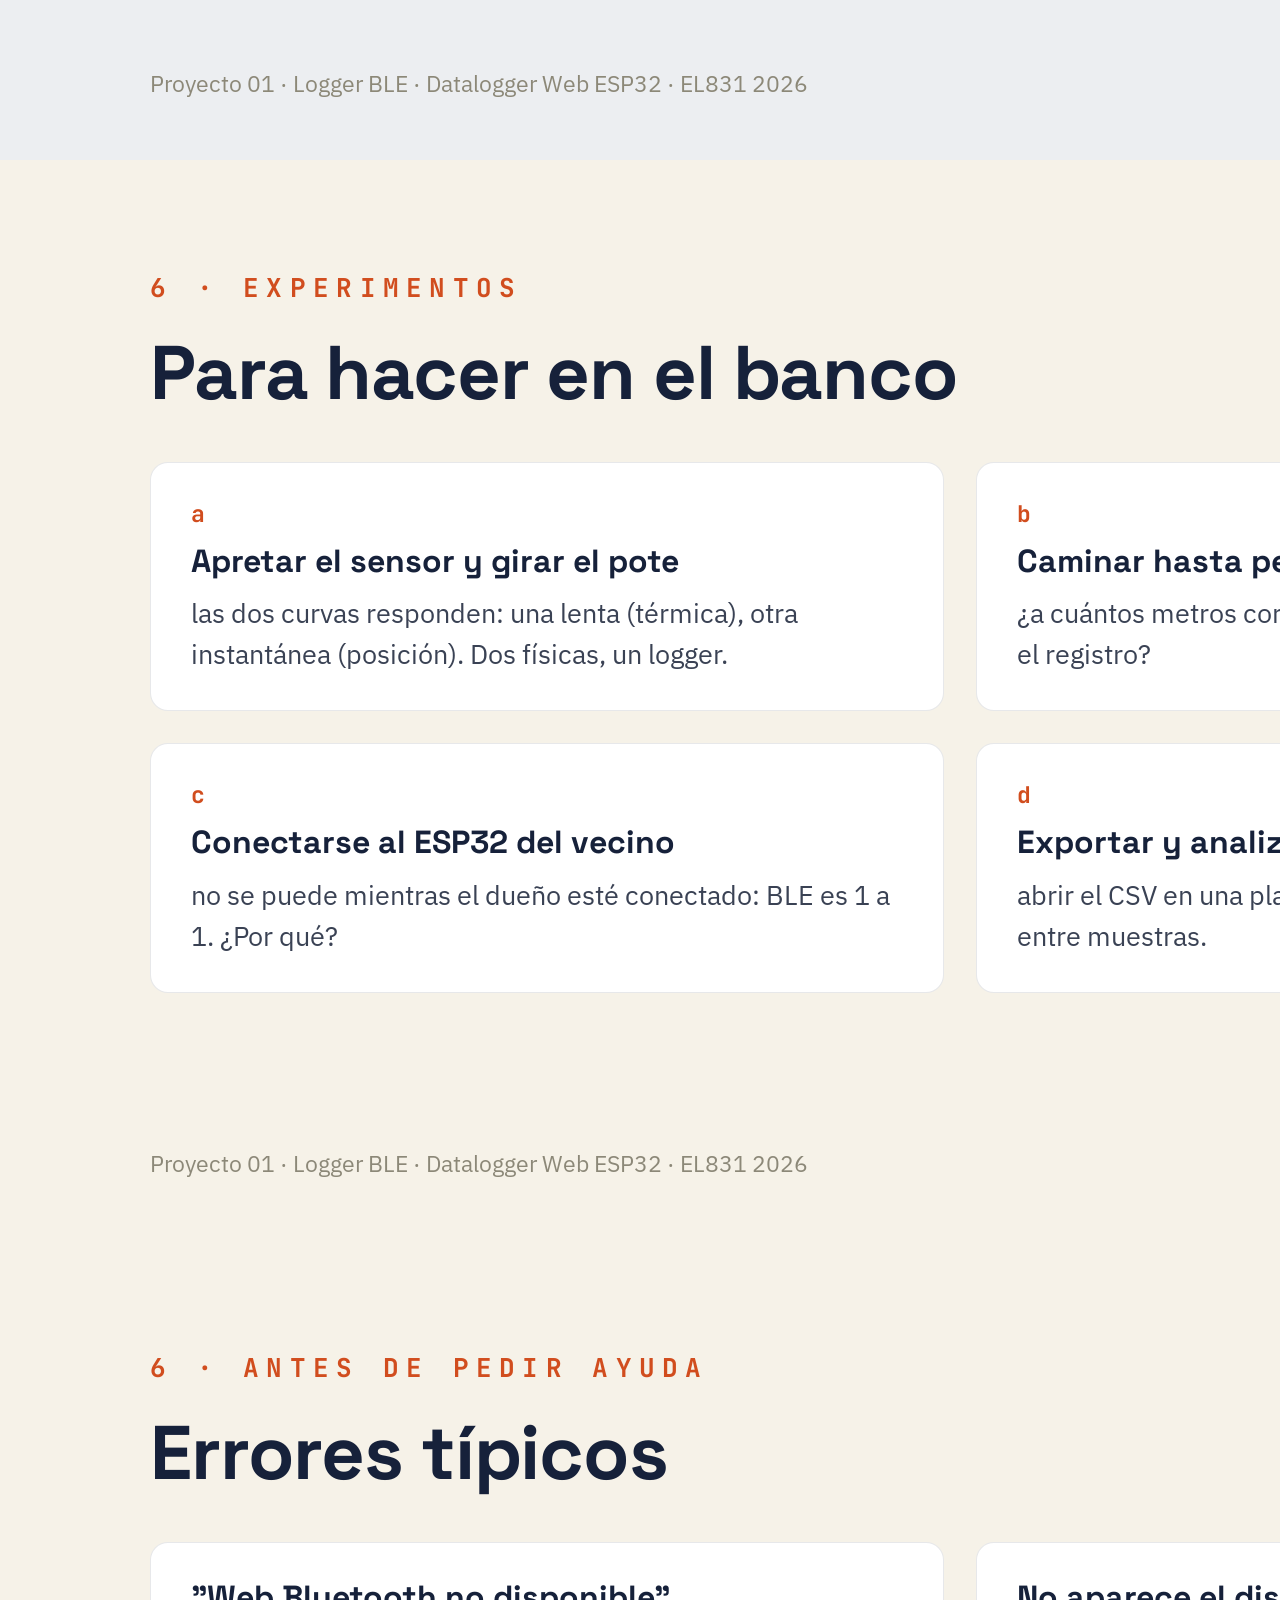
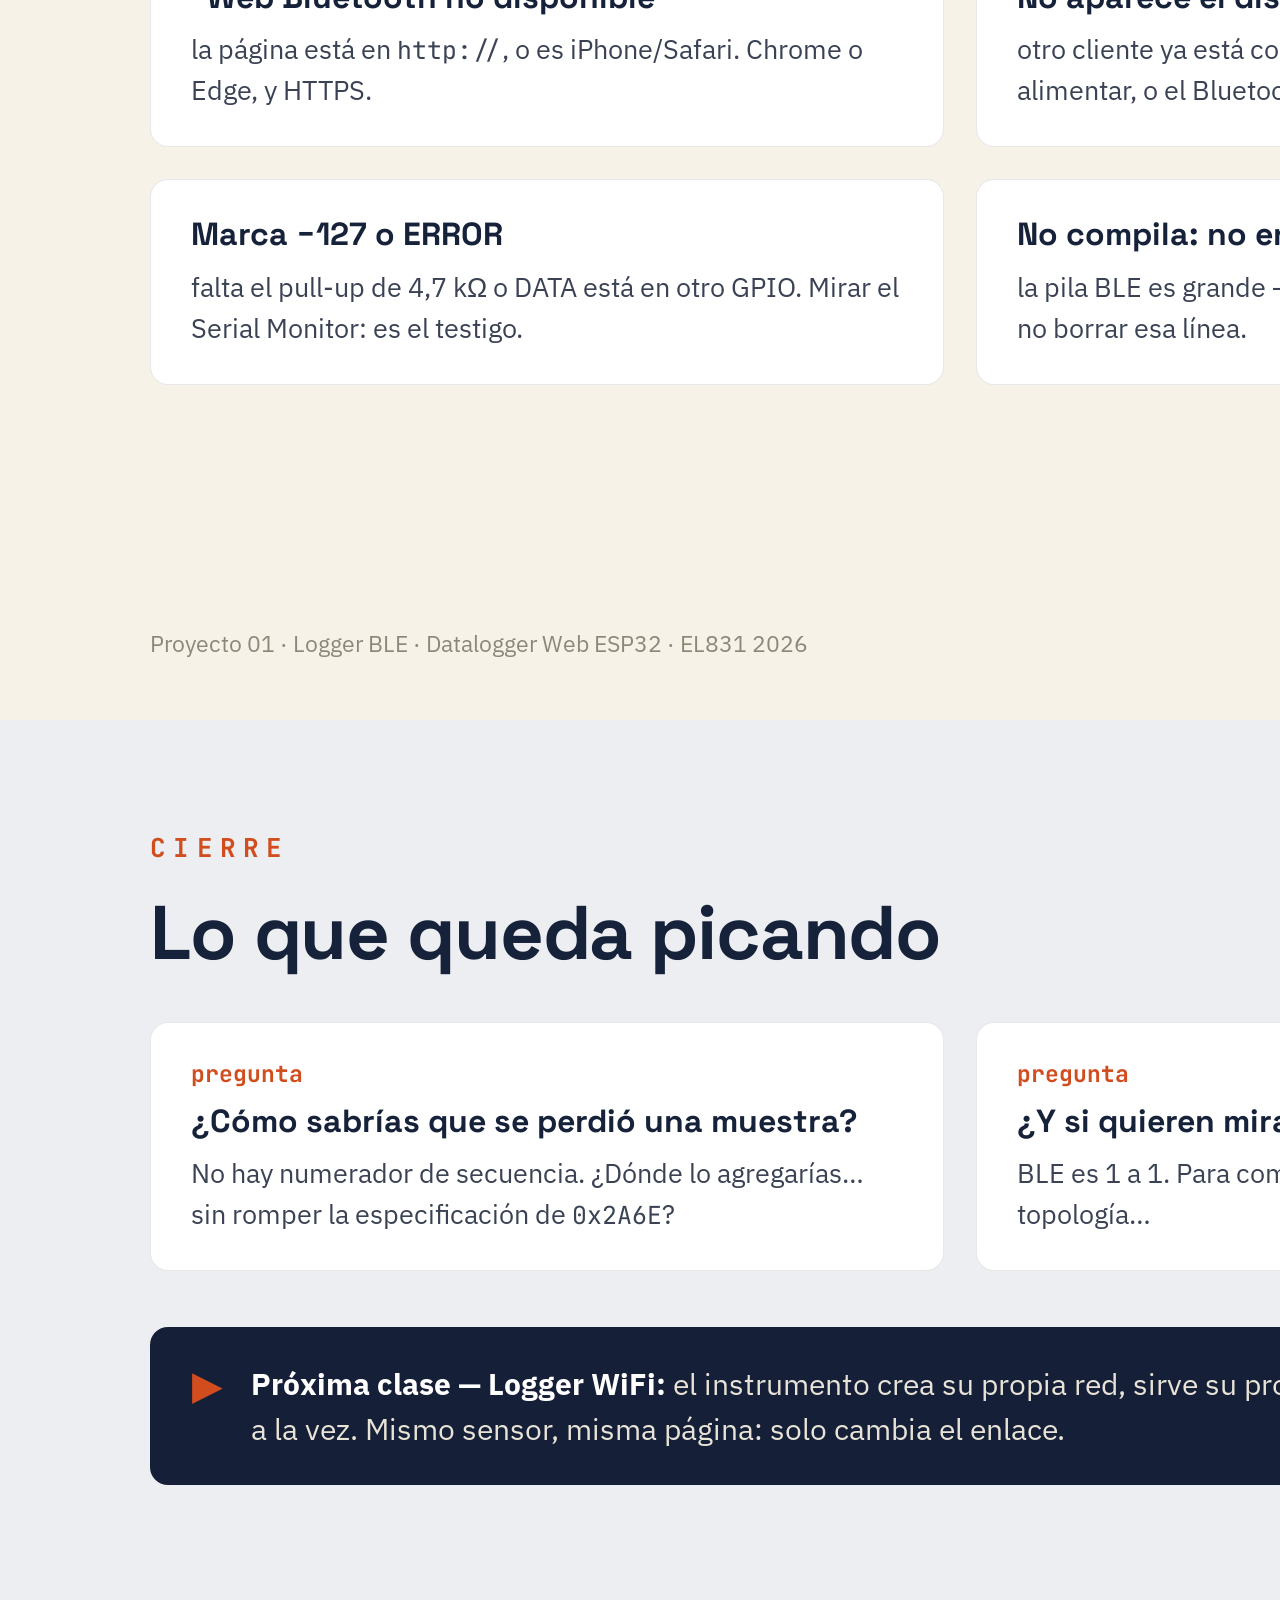
<file: slides-src/slides-01-ble.html>
<!doctype html>
<html lang="es">
<head>
<meta charset="utf-8">
<title>Slides · Proyecto 01 · Logger BLE</title>
<link rel="stylesheet" href="estilo.css">
</head>
<body>

<!-- 1 · Portada -->
<section class="slide oscura">
  <div style="height:70px"></div>
  <div class="puntos"><span class="punto actual"></span><span class="punto"></span></div>
  <div class="kicker">Proyecto 01 · Datalogger Web</div>
  <h1>Logger BLE</h1>
  <p class="sub">Un registrador de dos canales sin instalar nada: el ESP32 mide,
  <b>Bluetooth Low Energy</b> transporta y <b>el navegador</b> registra.</p>
  <div class="pie">Datalogger Web ESP32 · EL831 Instrumentación Electrónica · 2026</div>
</section>

<!-- 2 · Agenda -->
<section class="slide">
  <div class="kicker">Hoy</div>
  <h1>Del sensor al CSV, sin cables</h1>
  <div class="cards c3">
    <div class="card"><div class="ck">1 · 15 min</div><h3>¿Qué es un datalogger?</h3></div>
    <div class="card"><div class="ck">2 · 25 min</div><h3>BLE y GATT</h3></div>
    <div class="card"><div class="ck">3 · 15 min</div><h3>El dato binario</h3></div>
  </div>
  <div class="cards c3" style="margin-top:32px">
    <div class="card"><div class="ck">4 · 20 min</div><h3>Web Bluetooth</h3></div>
    <div class="card"><div class="ck">5 · 45 min</div><h3>Manos a la obra</h3></div>
    <div class="card"><div class="ck">6 · 30 min</div><h3>Experimentos y discusión</h3></div>
  </div>
  <div class="pie">Proyecto 01 · Logger BLE · Datalogger Web ESP32 · EL831 2026</div>
  <div class="pie-num">2</div>
</section>

<!-- 3 · Datalogger = cadena de medición -->
<section class="slide">
  <div class="kicker">1 · ¿Qué es un datalogger?</div>
  <h1>La cadena de medición completa</h1>
  <div class="flujo">
    <div class="card"><div class="ck">sensores</div><h3>DS18B20 + pote</h3><p>dos canales: temperatura digital y posición analógica</p></div>
    <div class="flecha">➔</div>
    <div class="card oscuro"><div class="ck">enlace</div><h3>Bluetooth LE</h3><p>la única pieza nueva de hoy</p></div>
    <div class="flecha">➔</div>
    <div class="card"><div class="ck">registro</div><h3>Navegador</h3><p>gráfico en vivo, estadísticas y CSV</p></div>
  </div>
  <div class="tip"><span class="foco">◆</span><div>Un datalogger no es "una página linda": es la etapa de
  <b>presentación y registro</b> de la cadena de medición. Hoy el instrumento de registro es el navegador.</div></div>
  <div class="pie">Proyecto 01 · Logger BLE · Datalogger Web ESP32 · EL831 2026</div>
  <div class="pie-num">3</div>
</section>

<!-- 4 · BLE no es el BT de los auriculares -->
<section class="slide gris">
  <div class="kicker">2 · BLE y GATT</div>
  <h1>BLE no es el Bluetooth de los auriculares</h1>
  <div class="cards c3">
    <div class="card"><div class="ck">anuncia</div><h3 class="chica">Advertising</h3>
      <p>El periférico grita "acá estoy" varias veces por segundo. Nadie necesita emparejarse para escucharlo.</p></div>
    <div class="card"><div class="ck">expone</div><h3 class="chica">GATT</h3>
      <p>Sus datos viven en una base jerárquica: <b>servicios</b> que agrupan <b>características</b>.</p></div>
    <div class="card"><div class="ck">conecta</div><h3 class="chica">1 a 1</h3>
      <p>Un central se conecta y el anuncio se apaga: nadie más lo ve hasta que se suelte.</p></div>
  </div>
  <p class="mt">Pensado para sensores a pilas: tramas cortas, consumo mínimo, datos estructurados.
  El Bluetooth "clásico" de audio es otro protocolo que comparte la radio.</p>
  <div class="pie">Proyecto 01 · Logger BLE · Datalogger Web ESP32 · EL831 2026</div>
  <div class="pie-num">4</div>
</section>

<!-- 5 · Nuestro GATT -->
<section class="slide">
  <div class="kicker">2 · BLE y GATT</div>
  <h1>Nuestro GATT viene de fábrica</h1>
  <table>
    <tr><th>Pieza</th><th>Valor</th><th>Qué significa</th></tr>
    <tr><td>Servicio</td><td class="mono">0x181A</td><td>Environmental Sensing (estándar Bluetooth SIG)</td></tr>
    <tr><td>Característica</td><td class="mono">0x2A6E</td><td>Temperature — el canal 1</td></tr>
    <tr><td>Característica</td><td class="mono">0x2B04</td><td>Percentage 8 — el pote: <b>un canal = una característica</b></td></tr>
    <tr><td>Propiedades</td><td class="mono">READ · NOTIFY</td><td>se puede leer, y además empuja cada valor nuevo</td></tr>
    <tr><td>Formatos</td><td class="mono">sint16 × 0,01 °C · uint8 × 0,5 %</td><td>little-endian, definidos por la especificación</td></tr>
  </table>
  <div class="tip"><span class="foco">◆</span><div><b>UUIDs estándar = interoperabilidad por especificación.</b>
  Cualquier app del mundo que conozca la spec entiende a nuestro sensor sin leer nuestro código — la misma
  idea de SCPI en los instrumentos de banco.</div></div>
  <div class="pie">Proyecto 01 · Logger BLE · Datalogger Web ESP32 · EL831 2026</div>
  <div class="pie-num">5</div>
</section>

<!-- 6 · Notify -->
<section class="slide">
  <div class="kicker">2 · BLE y GATT</div>
  <h1>Notify: el sensor empuja</h1>
  <div class="cards c2">
    <div class="card oscuro"><div class="ck">push · hoy</div><h3>Notificación</h3>
      <p>El cliente se suscribe una vez (descriptor <b>CCCD</b>) y después recibe cada valor nuevo
      sin preguntar. Latencia mínima, cero pedidos de más.</p></div>
    <div class="card"><div class="ck">pull · proyecto 02</div><h3>Polling</h3>
      <p>El cliente pregunta cada 1 s aunque no haya nada nuevo.
      Simple y universal, pero gasta pedidos y suma latencia.</p></div>
  </div>
  <p class="mt">La pregunta de diseño que vuelve en toda la materia: <b>¿quién decide cuándo viaja el dato,
  el instrumento o el que lo consume?</b></p>
  <div class="pie">Proyecto 01 · Logger BLE · Datalogger Web ESP32 · EL831 2026</div>
  <div class="pie-num">6</div>
</section>

<!-- 7 · El dato binario -->
<section class="slide gris">
  <div class="kicker">3 · El dato binario</div>
  <h1>Dos bytes, nada de texto</h1>
  <div class="flujo">
    <div class="card"><div class="ck">medición</div><div class="grande">24,31 °C</div></div>
    <div class="flecha">➔</div>
    <div class="card"><div class="ck">× 100</div><div class="grande">2431</div></div>
    <div class="flecha">➔</div>
    <div class="card"><div class="ck">sint16 LE</div><div class="grande mono">7F 09</div></div>
    <div class="flecha">➔</div>
    <div class="card oscuro"><div class="ck">aire</div><h3>2 bytes</h3><p>contra ~6 del texto "24.31\n"</p></div>
  </div>
  <p class="mt">El precio del binario: <b>sin la especificación, esos bytes no significan nada.</b>
  El texto se lee con los ojos; el binario exige un contrato. Elegir formato es elegir con quién vas a hablar.</p>
  <div class="pie">Proyecto 01 · Logger BLE · Datalogger Web ESP32 · EL831 2026</div>
  <div class="pie-num">7</div>
</section>

<!-- 8 · Web Bluetooth -->
<section class="slide">
  <div class="kicker">4 · Web Bluetooth</div>
  <h1>El navegador habla BLE</h1>
  <div class="cards c4">
    <div class="card"><div class="ck">requisito</div><h3 class="chica">HTTPS</h3><p>solo en contexto seguro — por eso la app vive en GitHub Pages</p></div>
    <div class="card"><div class="ck">requisito</div><h3 class="chica">Un gesto</h3><p>la conexión arranca con un click del usuario, nunca sola</p></div>
    <div class="card"><div class="ck">soporte</div><h3 class="chica">Chrome · Edge</h3><p>en PC y Android</p></div>
    <div class="card"><div class="ck">no está</div><h3 class="chica">iOS / Safari</h3><p>estándar propuesto vs. adopción real — tema de discusión</p></div>
  </div>
  <div class="tip"><span class="foco">◆</span><div>El usuario <b>elige el dispositivo en un diálogo del navegador</b>:
  la página nunca ve los equipos que no le mostraste. Seguridad por diseño, no por confianza.</div></div>
  <div class="pie">Proyecto 01 · Logger BLE · Datalogger Web ESP32 · EL831 2026</div>
  <div class="pie-num">8</div>
</section>

<!-- 9 · Código firmware -->
<section class="slide">
  <div class="kicker">4 · Web Bluetooth · el lado del ESP32</div>
  <h1>Firmware: publicar y notificar</h1>
  <div class="codigo compacto"><span class="cm">// setup(): el GATT se arma una vez</span>
BLEDevice::init(<span class="st">"EL831-Logger"</span>);
BLEService* servicio = servidor-&gt;createService(BLEUUID((uint16_t)<span class="kw">0x181A</span>));
caracTemp = servicio-&gt;createCharacteristic(BLEUUID((uint16_t)<span class="kw">0x2A6E</span>),
                PROPERTY_READ | <span class="kw">PROPERTY_NOTIFY</span>);
caracTemp-&gt;addDescriptor(new BLE2902());   <span class="cm">// CCCD: habilita suscripciones</span>

<span class="cm">// loop(), una vez por segundo: sint16 en centésimas, little-endian</span>
int16_t centesimas = (int16_t)lroundf(t * <span class="kw">100.0f</span>);
caracTemp-&gt;setValue((uint8_t*)&amp;centesimas, sizeof(centesimas));
if (hayCliente) caracTemp-&gt;<span class="kw">notify</span>();

<span class="cm">// el canal 2 es OTRA característica: 0x2B04, uint8 × 0,5 %</span>
uint8_t medios = (uint8_t)lroundf(pote * <span class="kw">2.0f</span>);
caracPote-&gt;setValue(&amp;medios, 1);  if (hayCliente) caracPote-&gt;<span class="kw">notify</span>();</div>
  <div class="pie">Proyecto 01 · Logger BLE · Datalogger Web ESP32 · EL831 2026</div>
  <div class="pie-num">9</div>
</section>

<!-- 10 · Código app -->
<section class="slide">
  <div class="kicker">4 · Web Bluetooth · el lado del navegador</div>
  <h1>La app: todo el protocolo en 10 líneas</h1>
  <div class="codigo">const disp = await navigator.bluetooth.<span class="kw">requestDevice</span>({
  filters: [{ services: [<span class="st">'environmental_sensing'</span>] }]   <span class="cm">// el usuario elige</span>
});
const gatt = await disp.gatt.<span class="kw">connect</span>();
const svc  = await gatt.getPrimaryService(<span class="st">'environmental_sensing'</span>);
const ch   = await svc.getCharacteristic(<span class="st">'temperature'</span>);

ch.addEventListener(<span class="st">'characteristicvaluechanged'</span>, e =&gt;
  agregarMuestra(e.target.value.<span class="kw">getInt16</span>(0, true) / 100));  <span class="cm">// LE ÷ 100</span>
await ch.<span class="kw">startNotifications</span>();

<span class="cm">// el pote: igual, con getCharacteristic(0x2B04) y getUint8(0) ÷ 2</span></div>
  <p class="mt">La página entera es un solo HTML sin dependencias: <b>leerla es parte del ejercicio</b>.</p>
  <div class="pie">Proyecto 01 · Logger BLE · Datalogger Web ESP32 · EL831 2026</div>
  <div class="pie-num">10</div>
</section>

<!-- 11 · Manos a la obra -->
<section class="slide">
  <div class="kicker">5 · Manos a la obra</div>
  <h1>Cuatro pasos y registrando</h1>
  <div class="cols">
    <div class="cards pasos">
      <div class="card"><div class="ck">1</div><p><b>Cablear</b>: DS18B20 en GPIO 4 (pull-up 4,7 kΩ) y pote al GPIO 34 (ADC1 · en C3: GPIO 3), extremos a 3V3 y GND.</p></div>
      <div class="card"><div class="ck">2</div><p><b>PlatformIO → subir</b> el proyecto <span class="mono">esp32_ble</span>. Cambiar <span class="mono">NOMBRE_BLE</span> por el del grupo.</p></div>
      <div class="card"><div class="ck">3</div><p><b>Abrir la app</b> (GitHub Pages) en Chrome/Edge y tocar <b>Conectar</b>.</p></div>
      <div class="card"><div class="ck">4</div><p><b>Registrar y exportar</b>: gráfico en vivo → Descargar CSV.</p></div>
    </div>
    <div>
      <img class="esquema" src="../docs/img/circuito-logger.svg" alt="Esquemático DS18B20">
      <p style="font-size:24px;color:var(--mute);margin-top:12px">Sin sensor: <span class="mono">SIMULAR = true</span> en el firmware, o <span class="mono">?demo=1</span> en la app.</p>
    </div>
  </div>
  <div class="pie">Proyecto 01 · Logger BLE · Datalogger Web ESP32 · EL831 2026</div>
  <div class="pie-num">11</div>
</section>

<!-- 12 · Timestamp -->
<section class="slide gris">
  <div class="kicker">6 · Discusión</div>
  <h1>¿Qué hora es? La pone el navegador</h1>
  <div class="flujo">
    <div class="card"><div class="ck">esp32</div><h3>Mide a su ritmo</h3><p>una muestra por segundo… según <b>su</b> reloj, sin fecha ni hora</p></div>
    <div class="flecha">➔</div>
    <div class="card"><div class="ck">ble</div><h3>Transporta</h3><p>con el retardo y el jitter del intervalo de conexión</p></div>
    <div class="flecha">➔</div>
    <div class="card oscuro"><div class="ck">navegador</div><h3>Fecha y hora</h3><p>el timestamp se estampa <b>al llegar</b>, no al medir</p></div>
  </div>
  <div class="tip"><span class="foco">◆</span><div>Mirar el CSV: ¿las muestras están cada 1,000 s exactos?
  <b>El jitter del enlace queda impreso en el registro.</b> ¿Cuánto vale? ¿Importa para una temperatura? ¿Y para una vibración?</div></div>
  <div class="pie">Proyecto 01 · Logger BLE · Datalogger Web ESP32 · EL831 2026</div>
  <div class="pie-num">12</div>
</section>

<!-- 13 · Experimentos -->
<section class="slide">
  <div class="kicker">6 · Experimentos</div>
  <h1>Para hacer en el banco</h1>
  <div class="cards c2">
    <div class="card"><div class="ck">a</div><h3 class="chica">Apretar el sensor y girar el pote</h3><p>las dos curvas responden: una lenta (térmica), otra instantánea (posición). Dos físicas, un logger.</p></div>
    <div class="card"><div class="ck">b</div><h3 class="chica">Caminar hasta perder el enlace</h3><p>¿a cuántos metros corta? ¿La app lo marca? ¿Qué pasó con el registro?</p></div>
    <div class="card"><div class="ck">c</div><h3 class="chica">Conectarse al ESP32 del vecino</h3><p>no se puede mientras el dueño esté conectado: BLE es 1 a 1. ¿Por qué?</p></div>
    <div class="card"><div class="ck">d</div><h3 class="chica">Exportar y analizar</h3><p>abrir el CSV en una planilla: media, desvío y el intervalo real entre muestras.</p></div>
  </div>
  <div class="pie">Proyecto 01 · Logger BLE · Datalogger Web ESP32 · EL831 2026</div>
  <div class="pie-num">13</div>
</section>

<!-- 14 · Errores típicos -->
<section class="slide">
  <div class="kicker">6 · Antes de pedir ayuda</div>
  <h1>Errores típicos</h1>
  <div class="cards c2">
    <div class="card"><h3 class="chica">"Web Bluetooth no disponible"</h3><p>la página está en <span class="mono">http://</span>, o es iPhone/Safari. Chrome o Edge, y HTTPS.</p></div>
    <div class="card"><h3 class="chica">No aparece el dispositivo</h3><p>otro cliente ya está conectado (1 a 1), el ESP32 sin alimentar, o el Bluetooth de la PC apagado.</p></div>
    <div class="card"><h3 class="chica">Marca −127 o ERROR</h3><p>falta el pull-up de 4,7 kΩ o DATA está en otro GPIO. Mirar el Serial Monitor: es el testigo.</p></div>
    <div class="card"><h3 class="chica">No compila: no entra en flash</h3><p>la pila BLE es grande — el proyecto ya trae <span class="mono">huge_app.csv</span>; no borrar esa línea.</p></div>
  </div>
  <div class="pie">Proyecto 01 · Logger BLE · Datalogger Web ESP32 · EL831 2026</div>
  <div class="pie-num">14</div>
</section>

<!-- 15 · Lo que queda picando -->
<section class="slide gris">
  <div class="kicker">Cierre</div>
  <h1>Lo que queda picando</h1>
  <div class="cards c2">
    <div class="card"><div class="ck">pregunta</div><h3 class="chica">¿Cómo sabrías que se perdió una muestra?</h3>
      <p>No hay numerador de secuencia. ¿Dónde lo agregarías… sin romper la especificación de <span class="mono">0x2A6E</span>?</p></div>
    <div class="card"><div class="ck">pregunta</div><h3 class="chica">¿Y si quieren mirar dos personas?</h3>
      <p>BLE es 1 a 1. Para compartir el dato hace falta otra topología…</p></div>
  </div>
  <div class="tip" style="margin-top:56px"><span class="foco">▶</span><div><b>Próxima clase — Logger WiFi:</b>
  el instrumento crea su propia red, sirve su propia app y atiende varios clientes a la vez.
  Mismo sensor, misma página: solo cambia el enlace.</div></div>
  <div class="pie">Proyecto 01 · Logger BLE · Datalogger Web ESP32 · EL831 2026</div>
  <div class="pie-num">15</div>
</section>

<!-- 16 · Cierre -->
<section class="slide oscura">
  <div class="centrar">
    <div class="kicker">Proyecto 01 · Logger BLE</div>
    <h1 style="font-size:100px">El navegador es<br>el instrumento</h1>
    <p class="sub">App: <b>fernandorvs.github.io/Datalogger-Web-ESP32-2026</b><br>
    Código y guías: <b>github.com/fernandorvs/Datalogger-Web-ESP32-2026</b></p>
  </div>
  <div class="pie">Datalogger Web ESP32 · EL831 Instrumentación Electrónica · 2026</div>
</section>

</body>
</html>
</file>
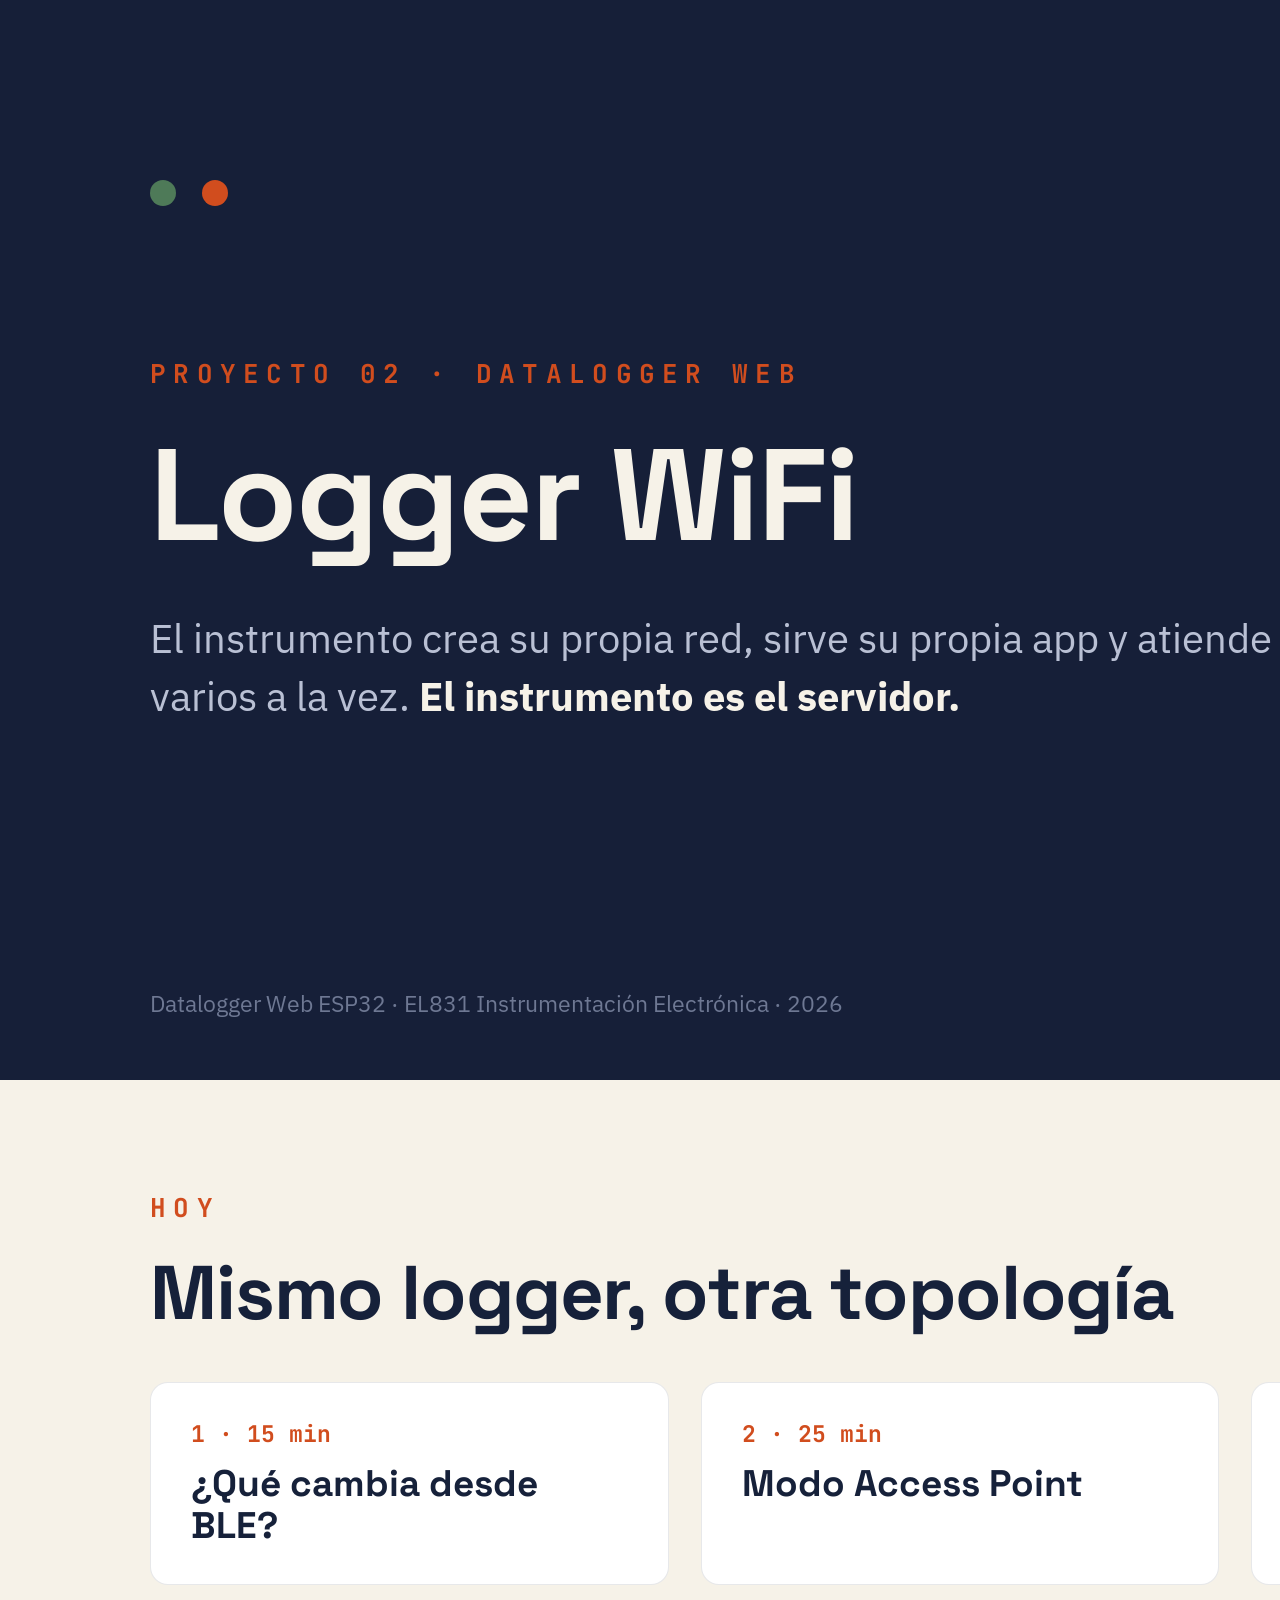
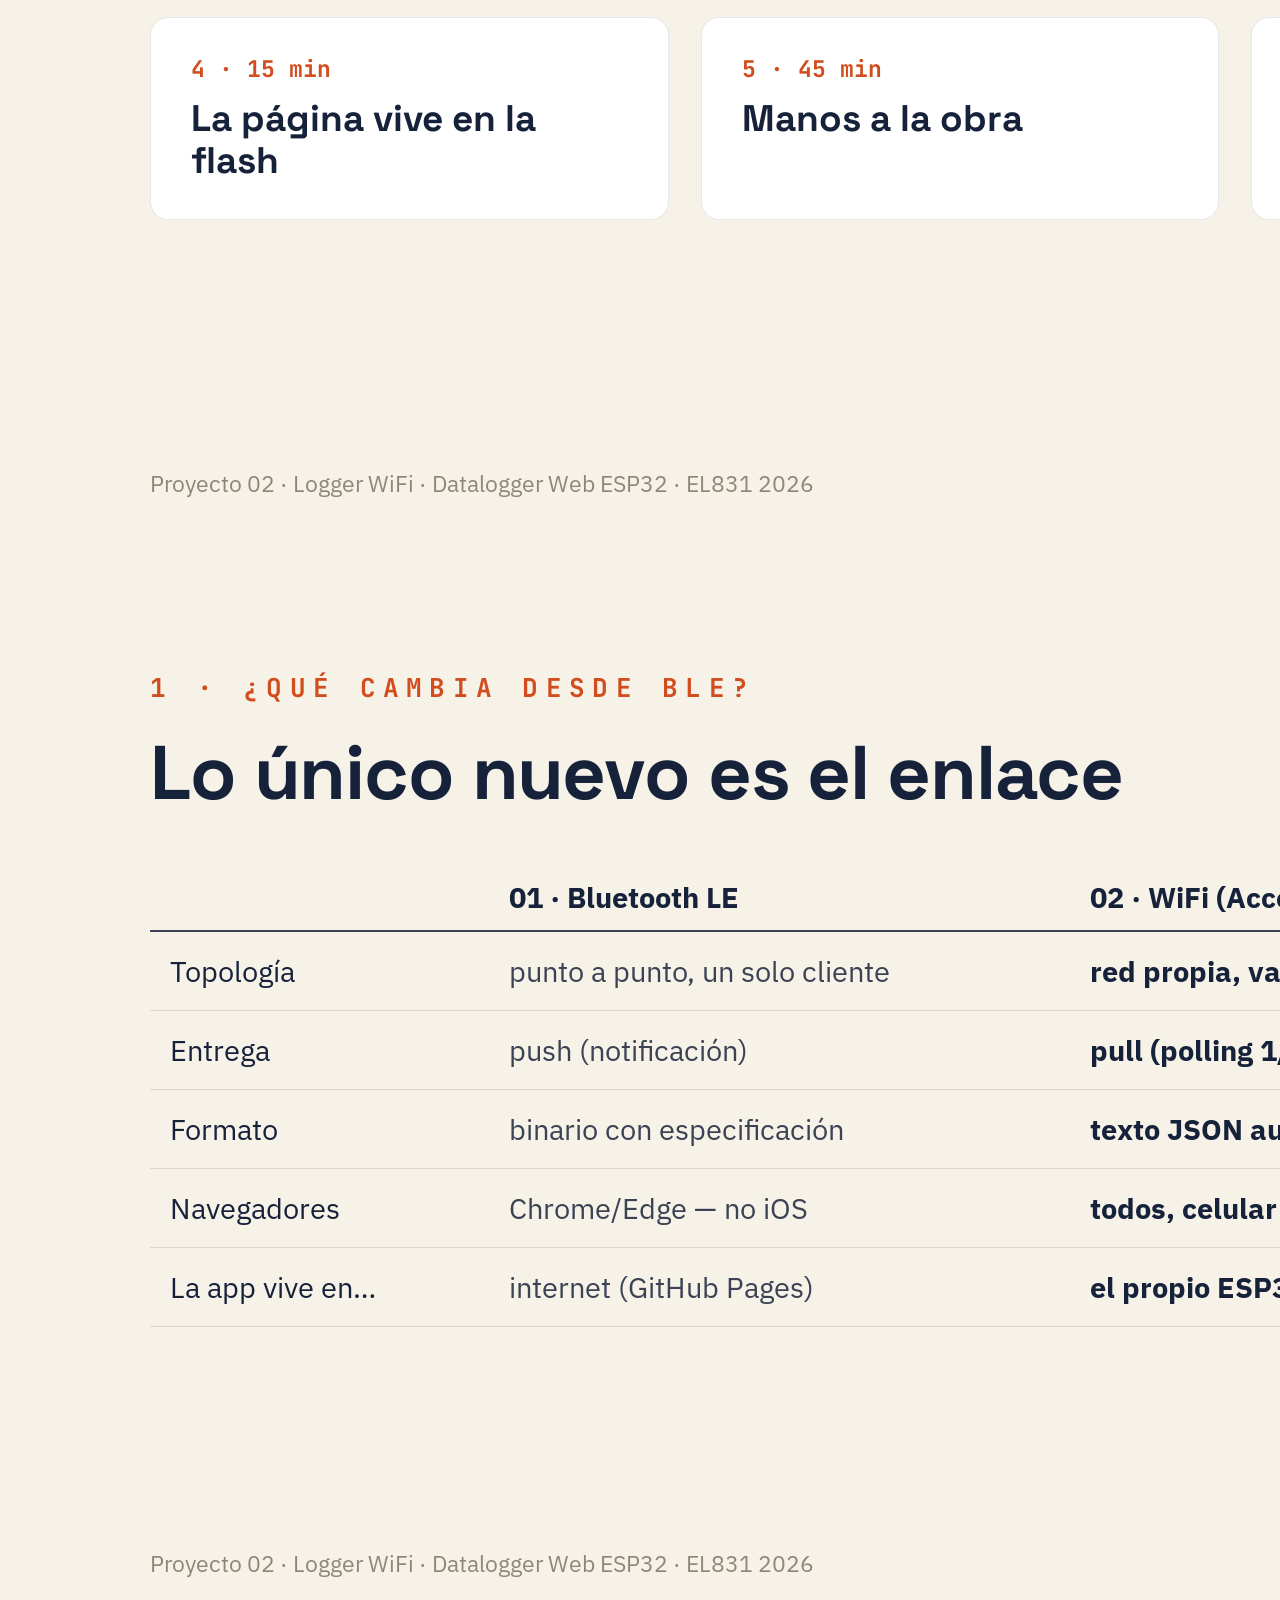
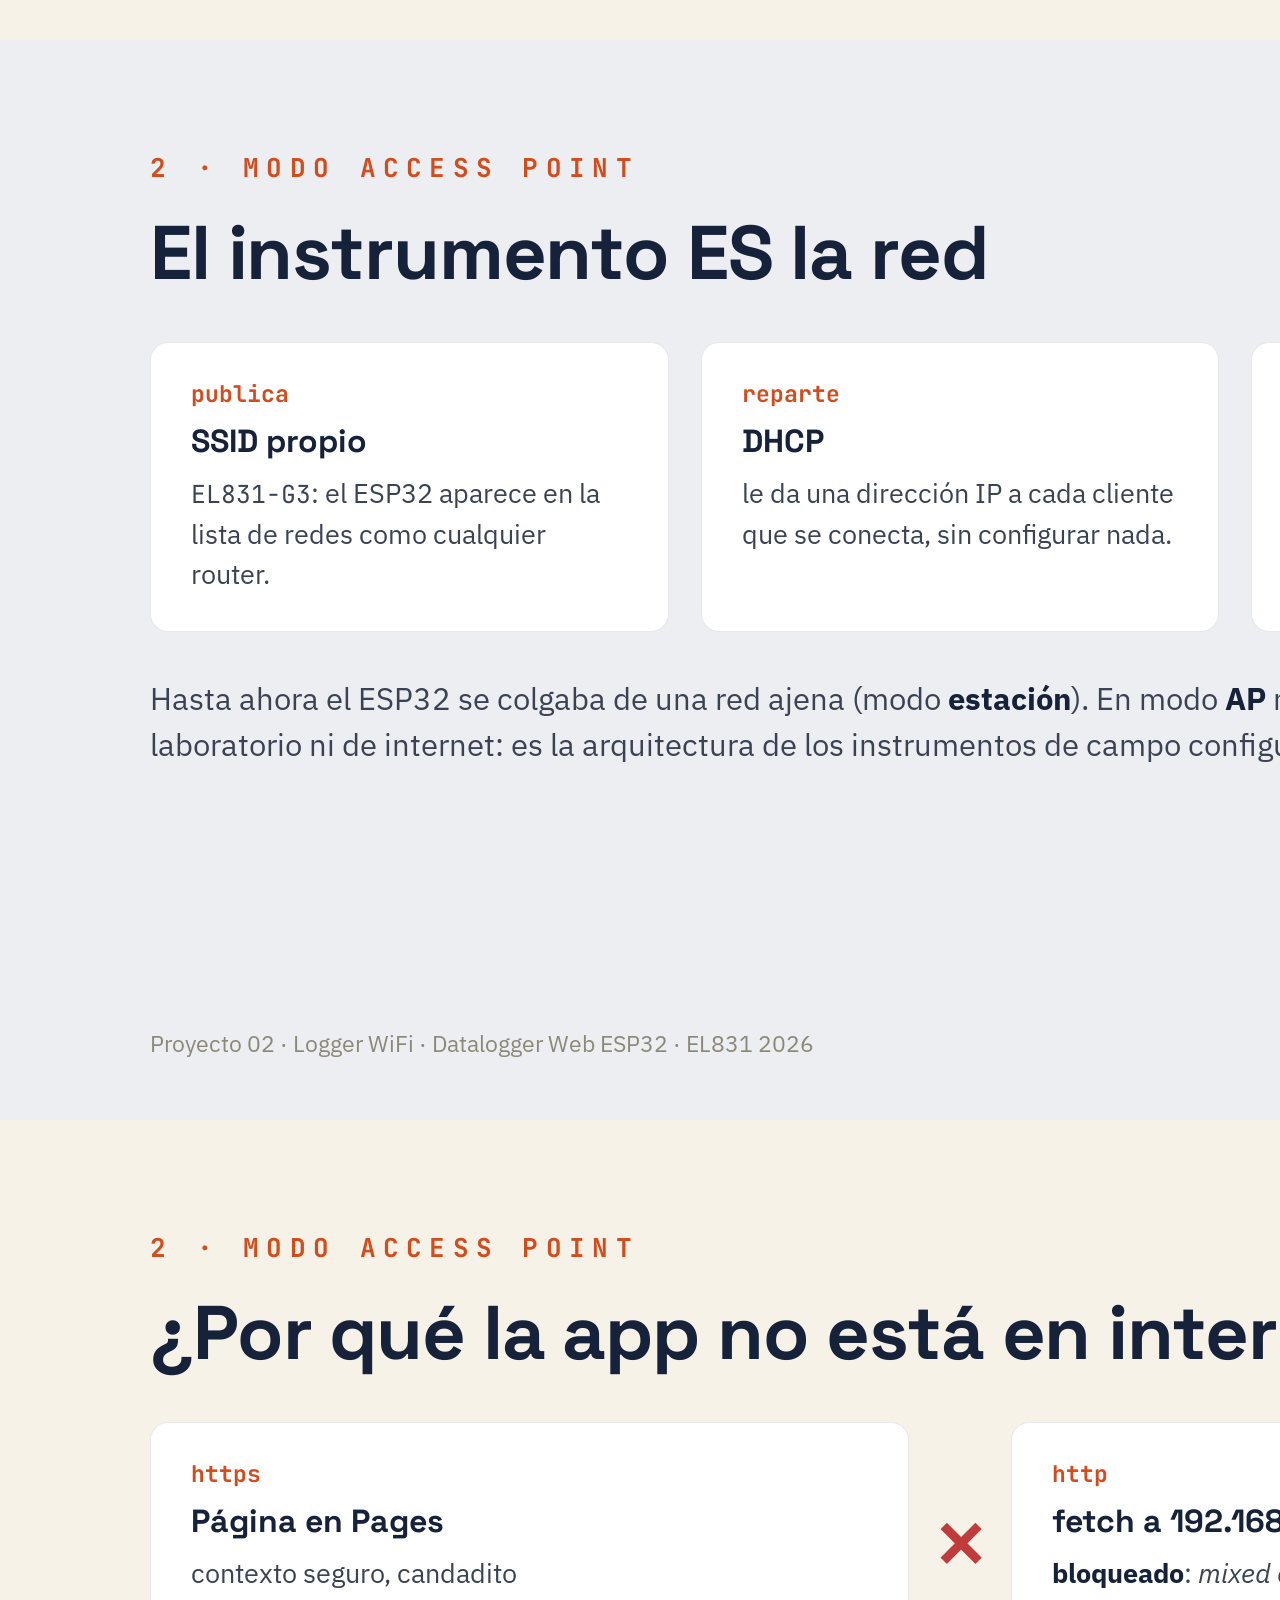
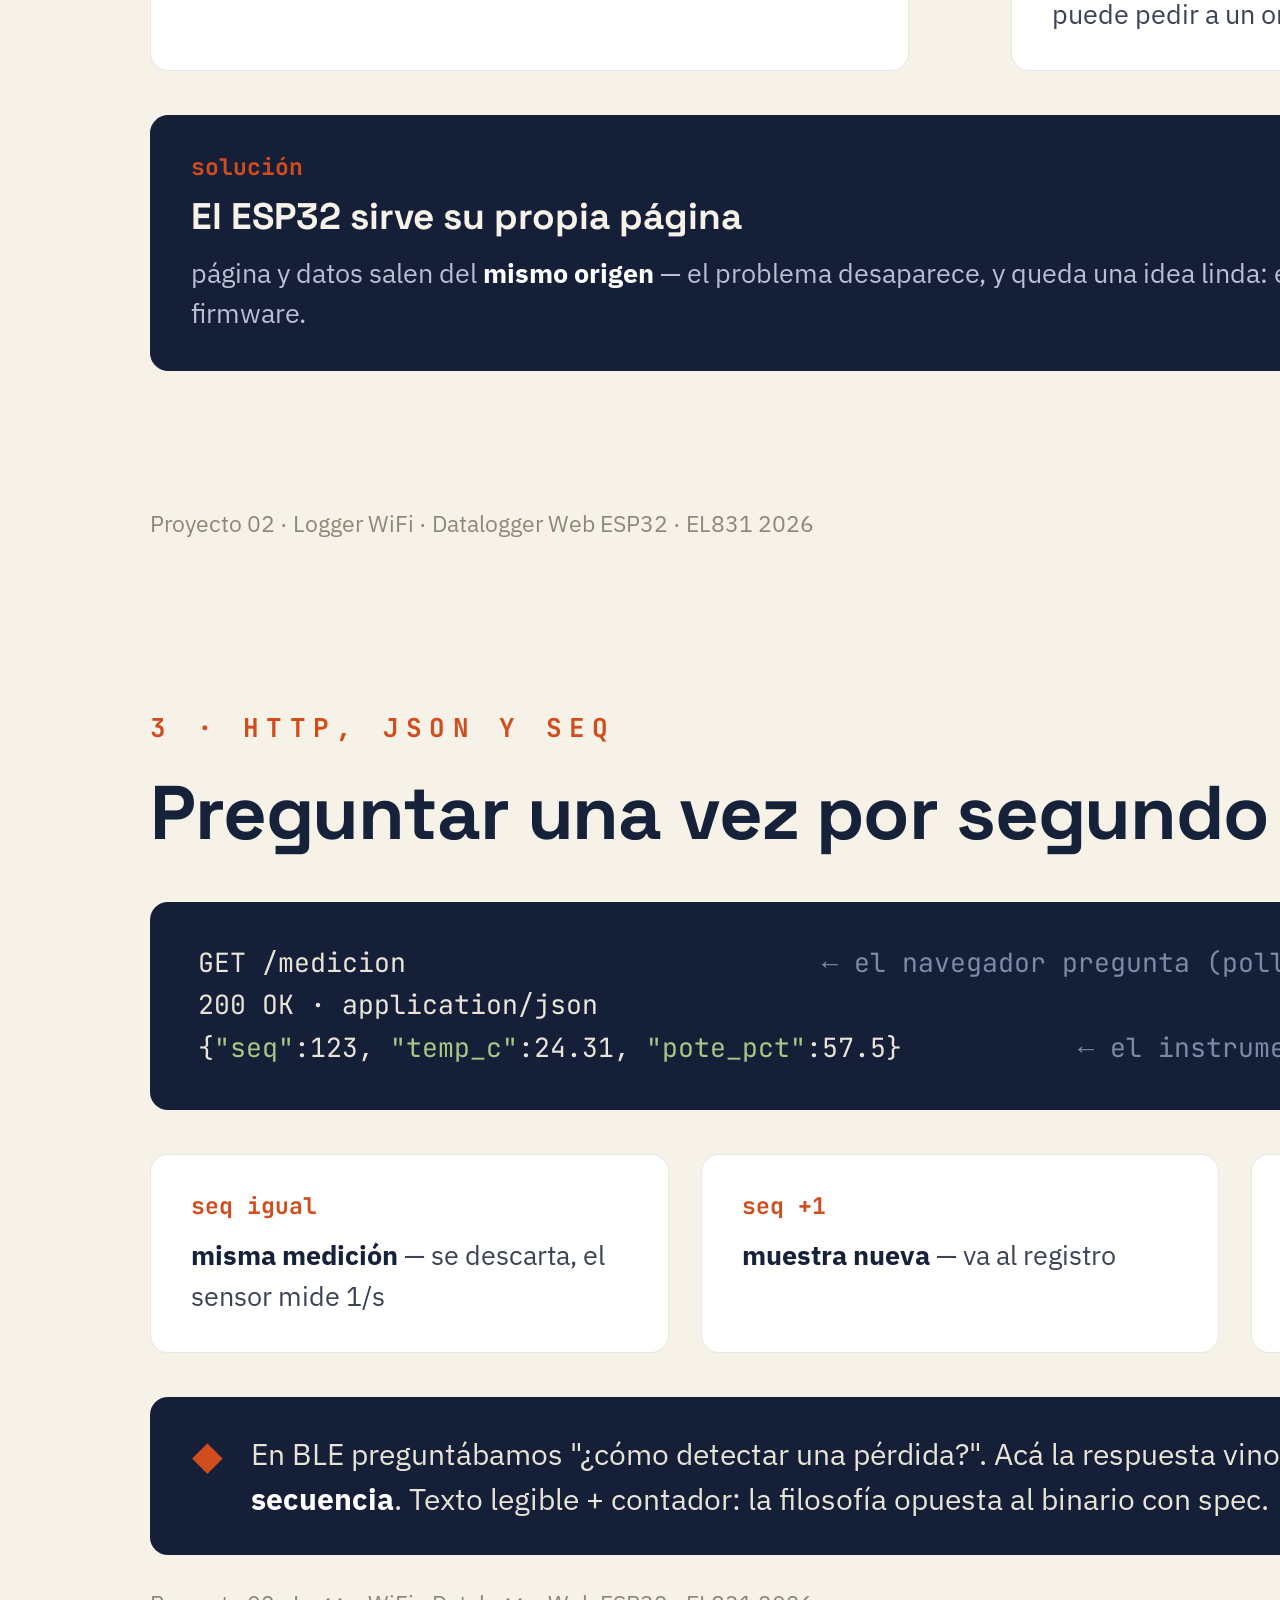
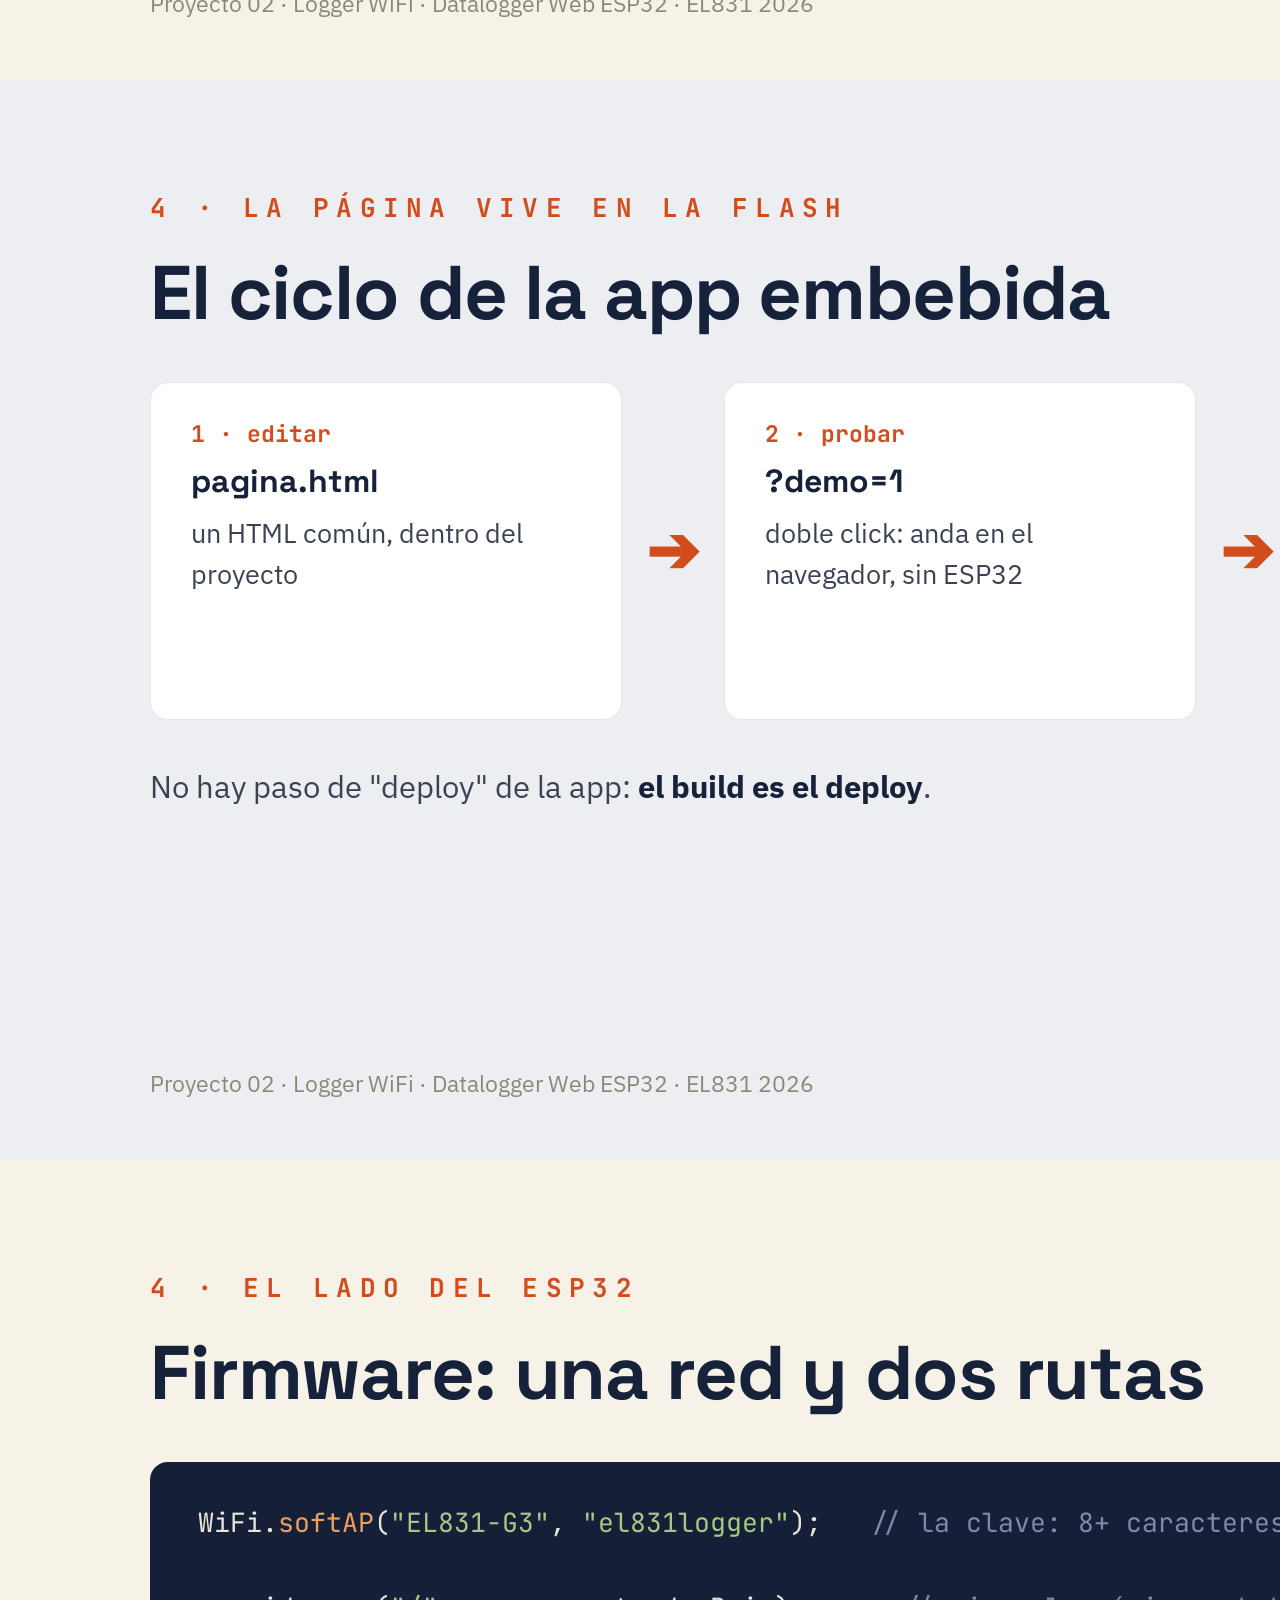
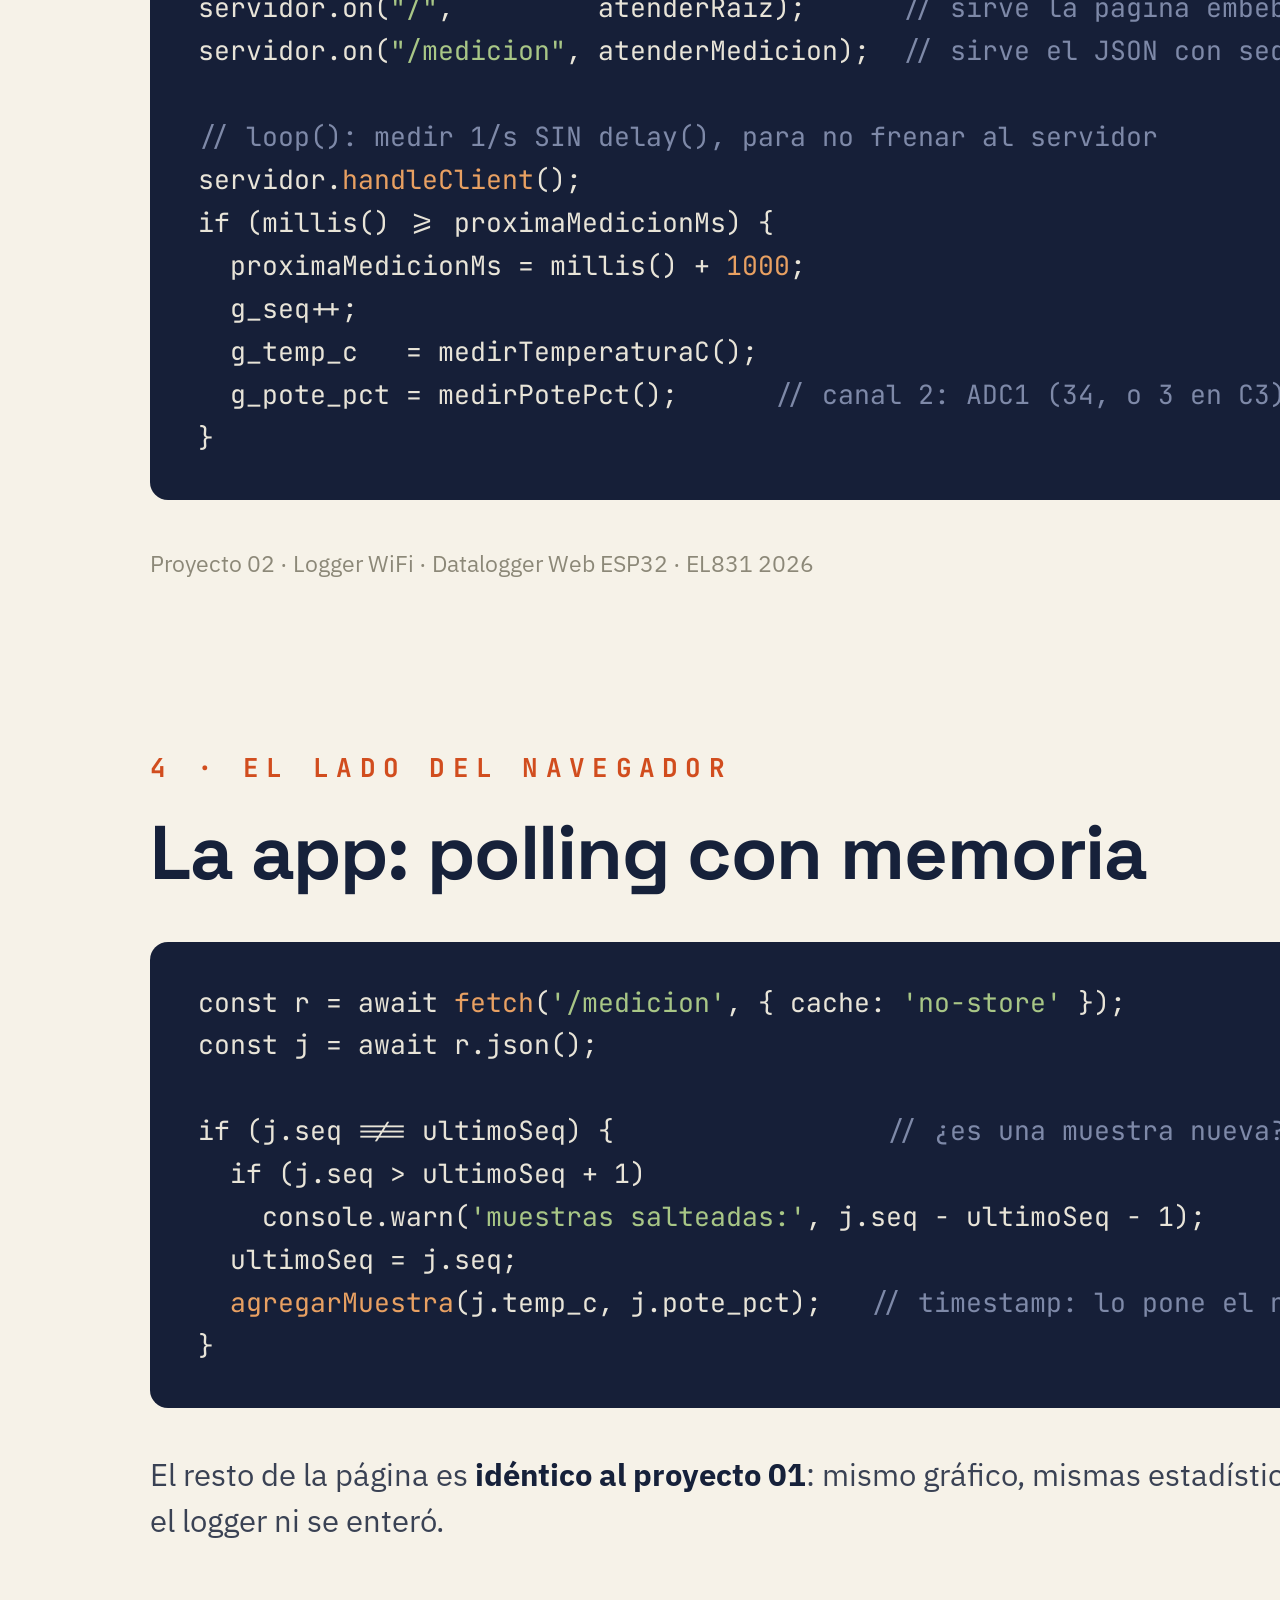
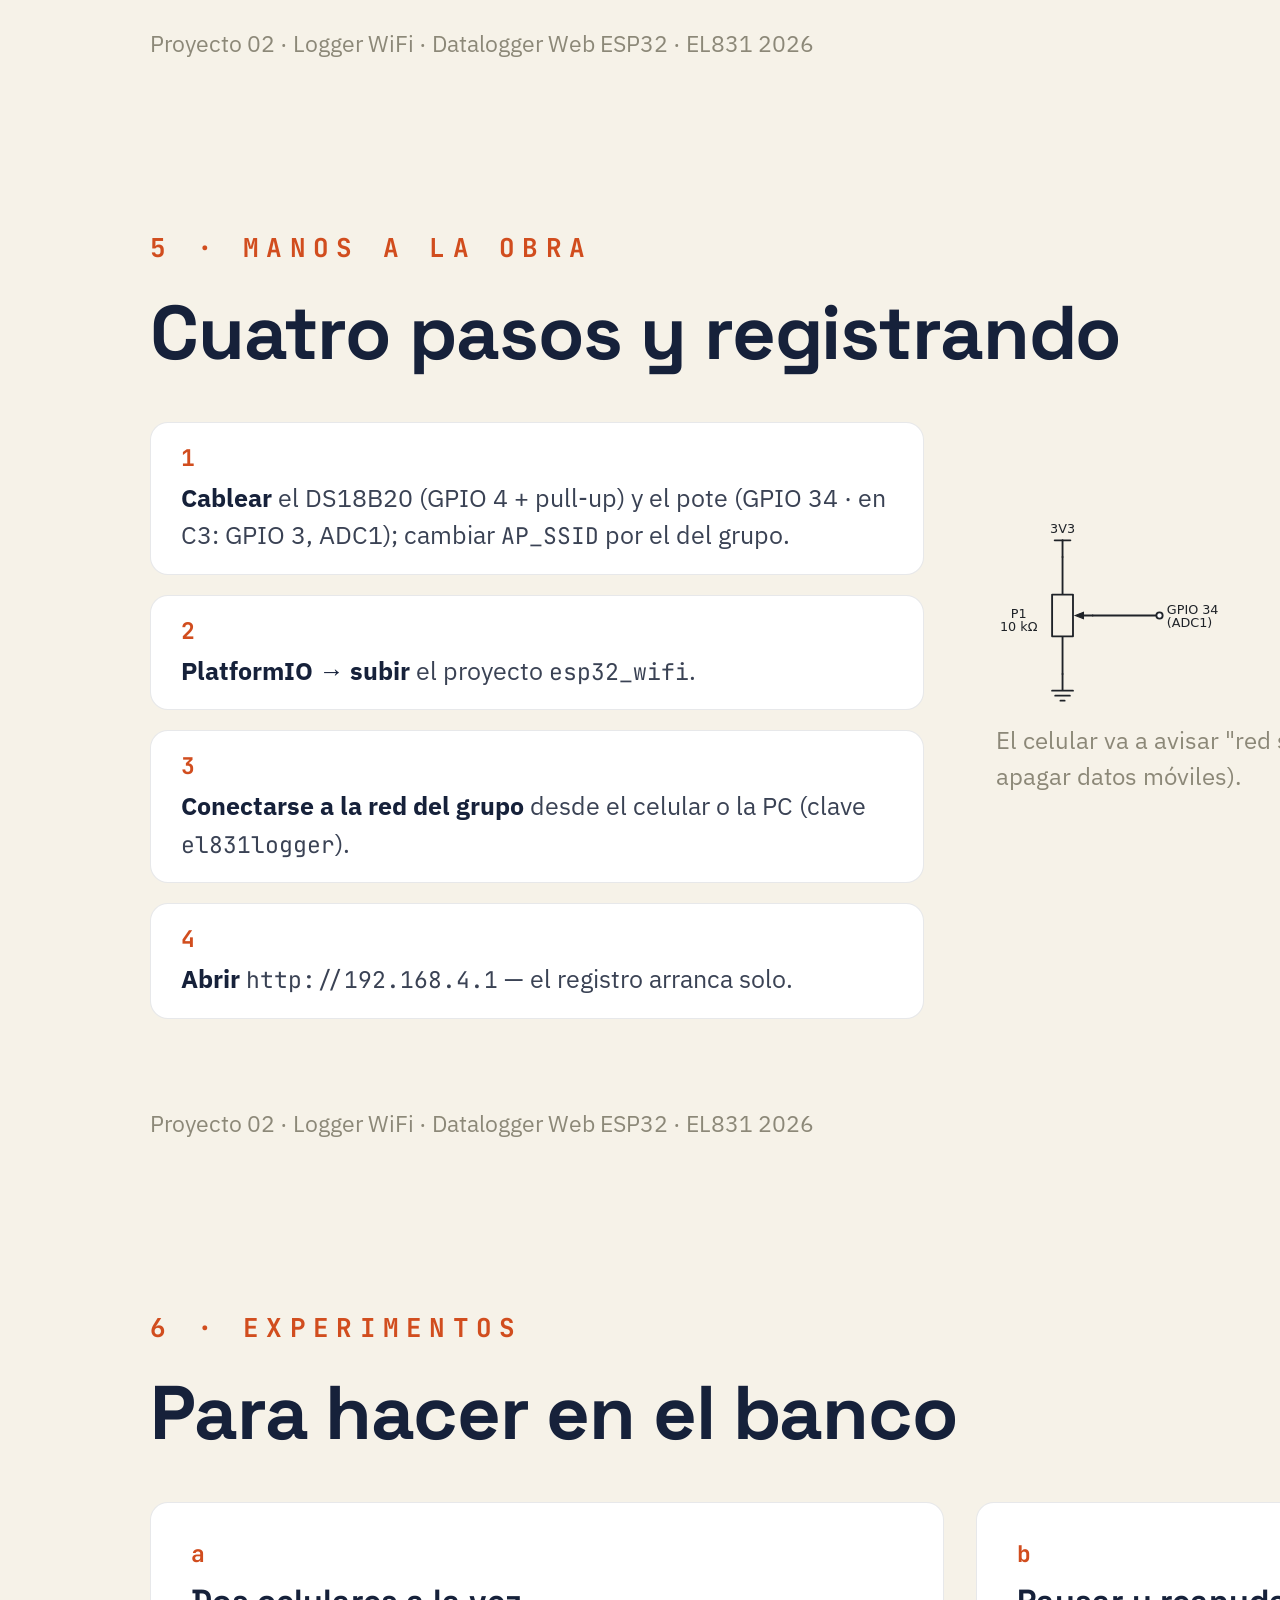
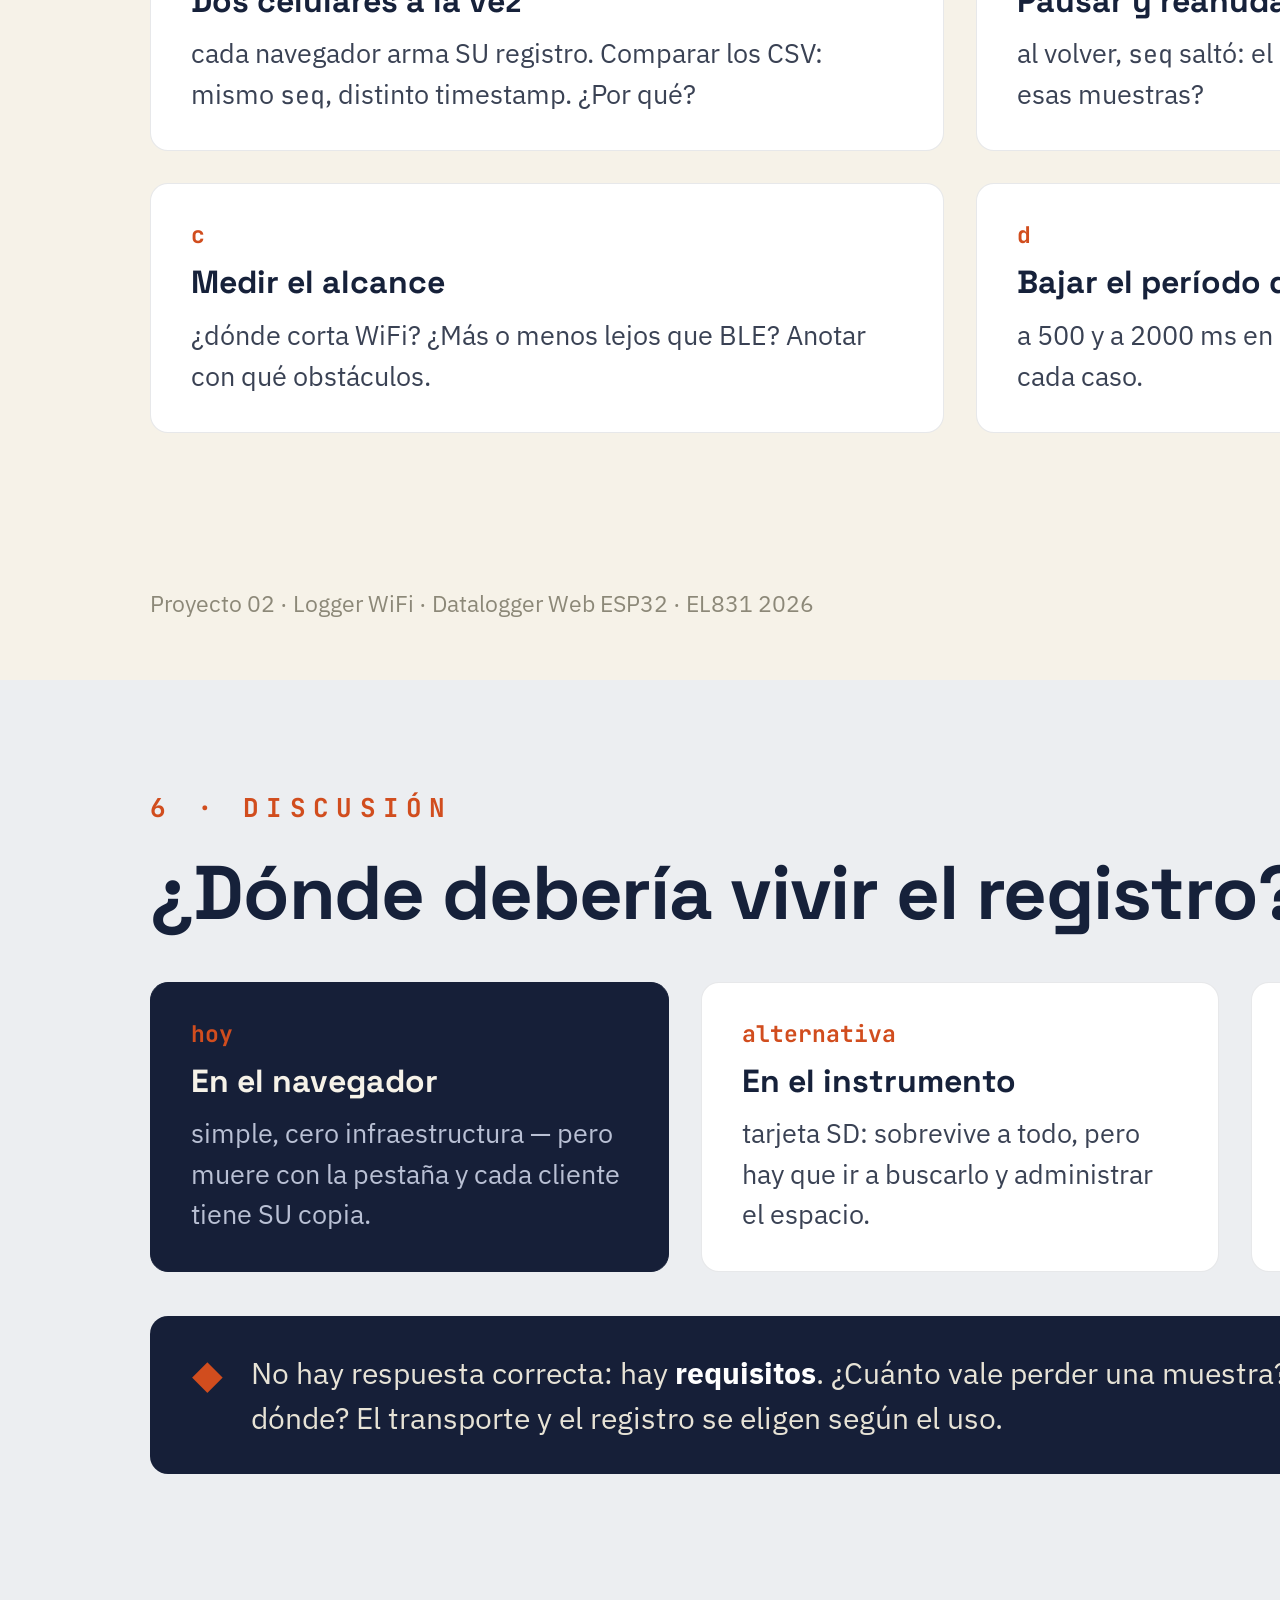
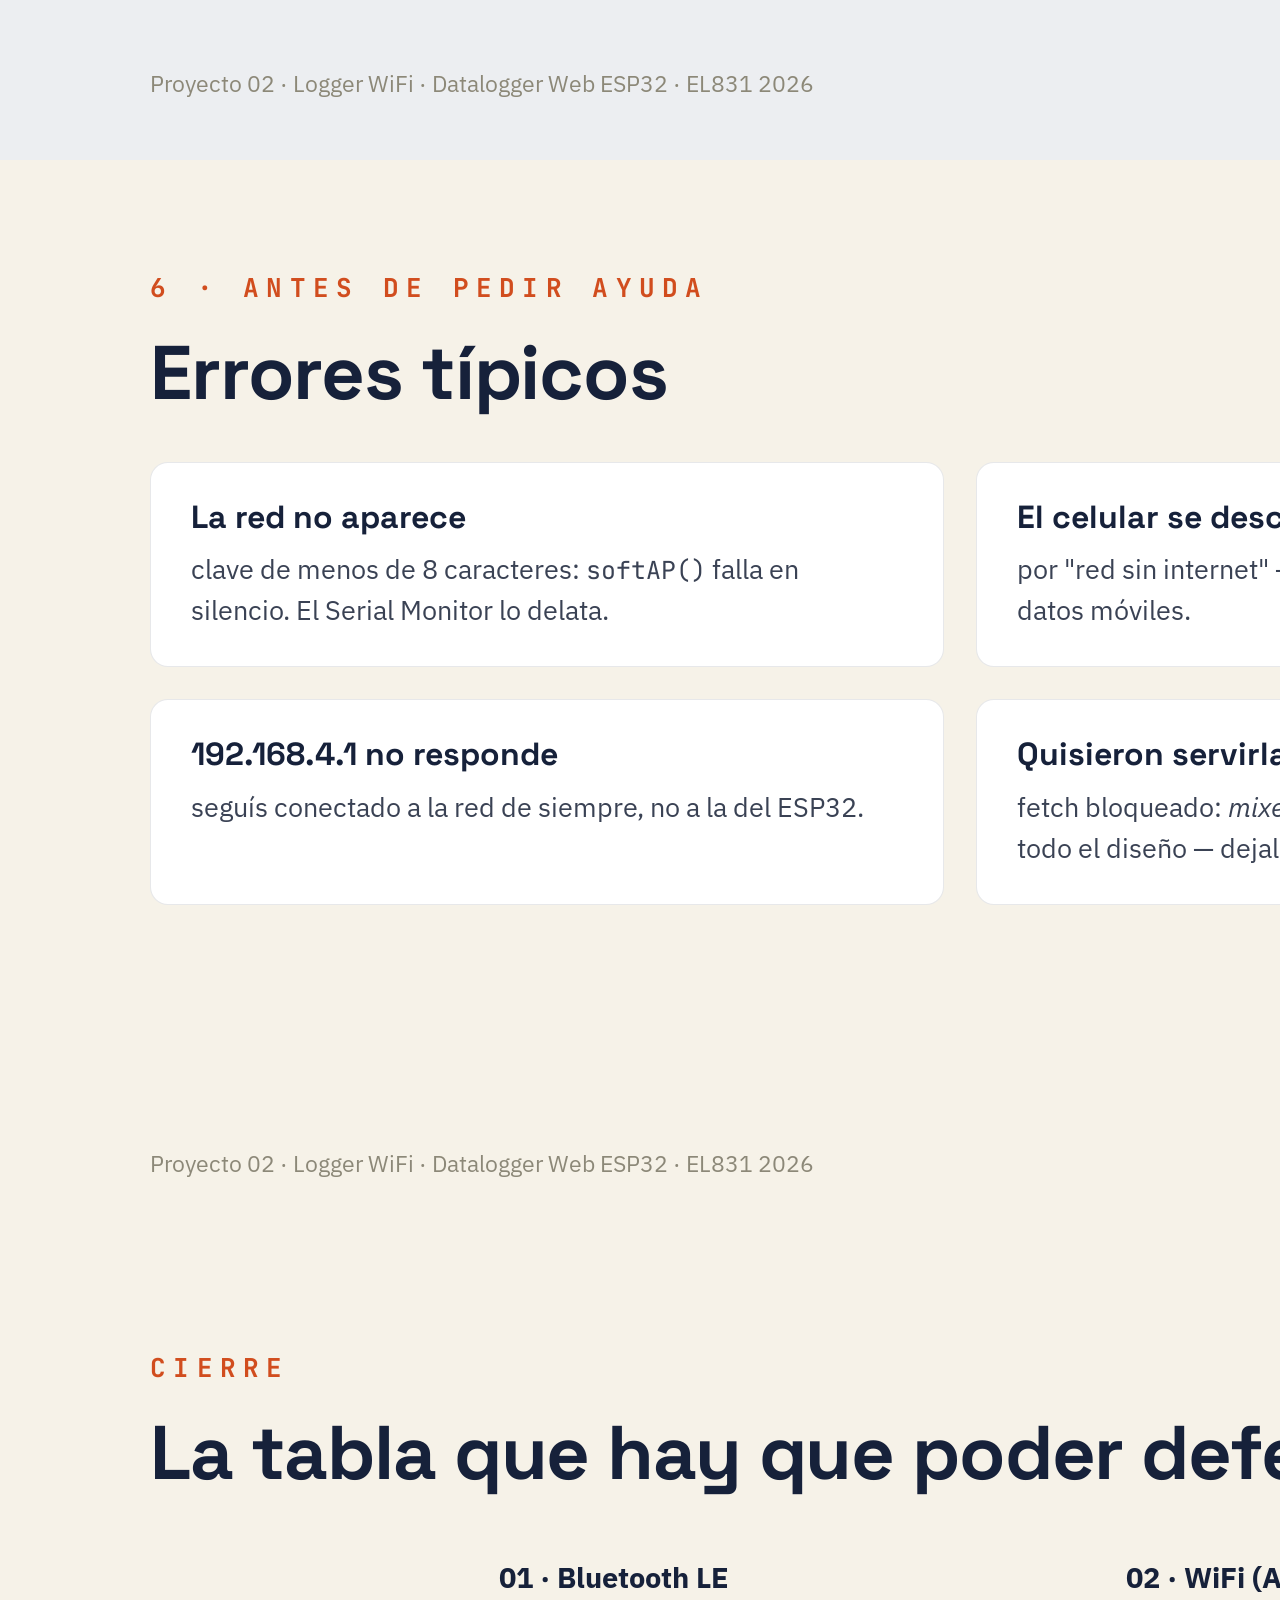
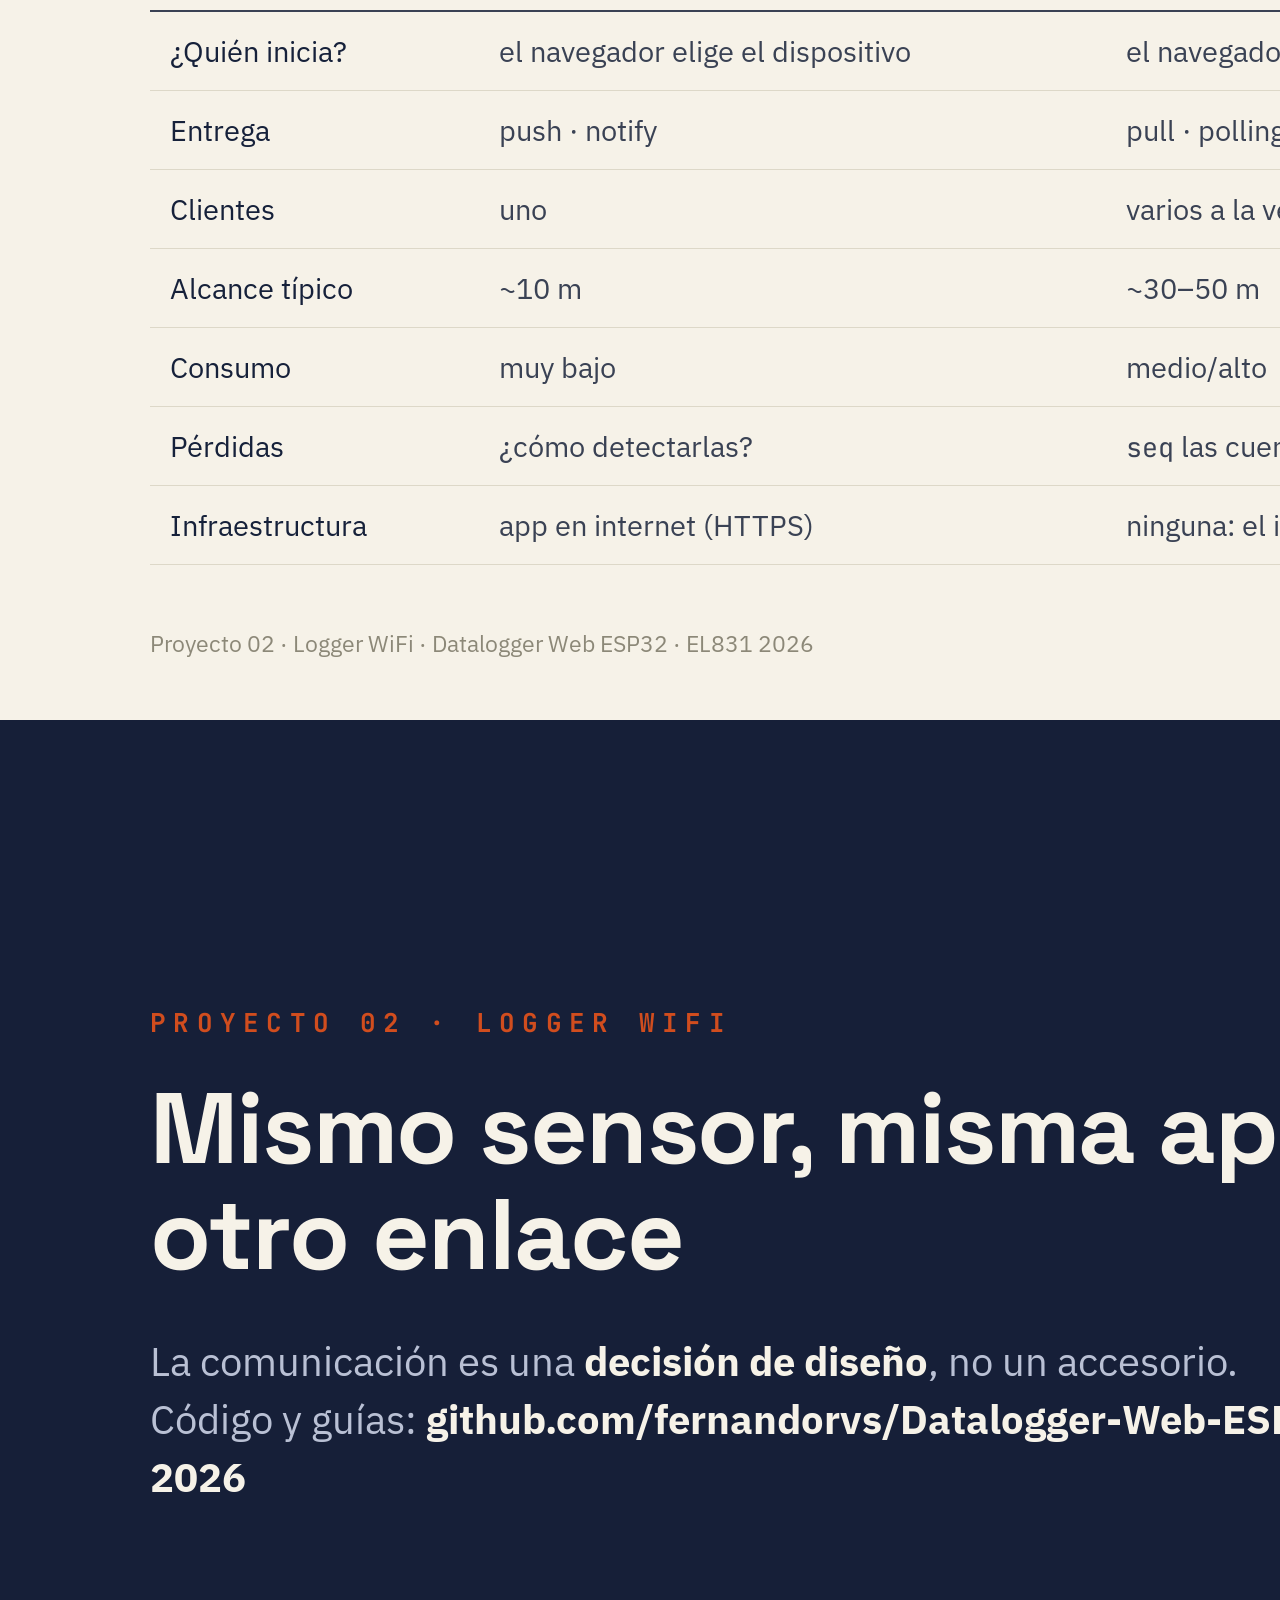
<file: slides-src/slides-02-wifi.html>
<!doctype html>
<html lang="es">
<head>
<meta charset="utf-8">
<title>Slides · Proyecto 02 · Logger WiFi</title>
<link rel="stylesheet" href="estilo.css">
</head>
<body>

<!-- 1 · Portada -->
<section class="slide oscura">
  <div style="height:70px"></div>
  <div class="puntos"><span class="punto hecha"></span><span class="punto actual"></span></div>
  <div class="kicker">Proyecto 02 · Datalogger Web</div>
  <h1>Logger WiFi</h1>
  <p class="sub">El instrumento crea su propia red, sirve su propia app y atiende
  a varios a la vez. <b>El instrumento es el servidor.</b></p>
  <div class="pie">Datalogger Web ESP32 · EL831 Instrumentación Electrónica · 2026</div>
</section>

<!-- 2 · Agenda -->
<section class="slide">
  <div class="kicker">Hoy</div>
  <h1>Mismo logger, otra topología</h1>
  <div class="cards c3">
    <div class="card"><div class="ck">1 · 15 min</div><h3>¿Qué cambia desde BLE?</h3></div>
    <div class="card"><div class="ck">2 · 25 min</div><h3>Modo Access Point</h3></div>
    <div class="card"><div class="ck">3 · 20 min</div><h3>HTTP, JSON y seq</h3></div>
  </div>
  <div class="cards c3" style="margin-top:32px">
    <div class="card"><div class="ck">4 · 15 min</div><h3>La página vive en la flash</h3></div>
    <div class="card"><div class="ck">5 · 45 min</div><h3>Manos a la obra</h3></div>
    <div class="card"><div class="ck">6 · 30 min</div><h3>Experimentos y discusión</h3></div>
  </div>
  <div class="pie">Proyecto 02 · Logger WiFi · Datalogger Web ESP32 · EL831 2026</div>
  <div class="pie-num">2</div>
</section>

<!-- 3 · Qué cambia -->
<section class="slide">
  <div class="kicker">1 · ¿Qué cambia desde BLE?</div>
  <h1>Lo único nuevo es el enlace</h1>
  <table>
    <tr><th></th><th>01 · Bluetooth LE</th><th>02 · WiFi (Access Point)</th></tr>
    <tr><td>Topología</td><td>punto a punto, un solo cliente</td><td><b>red propia, varios clientes a la vez</b></td></tr>
    <tr><td>Entrega</td><td>push (notificación)</td><td><b>pull (polling 1/s)</b></td></tr>
    <tr><td>Formato</td><td>binario con especificación</td><td><b>texto JSON autodescriptivo</b></td></tr>
    <tr><td>Navegadores</td><td>Chrome/Edge — no iOS</td><td><b>todos, celular incluido</b></td></tr>
    <tr><td>La app vive en…</td><td>internet (GitHub Pages)</td><td><b>el propio ESP32</b></td></tr>
  </table>
  <div class="pie">Proyecto 02 · Logger WiFi · Datalogger Web ESP32 · EL831 2026</div>
  <div class="pie-num">3</div>
</section>

<!-- 4 · Modo AP -->
<section class="slide gris">
  <div class="kicker">2 · Modo Access Point</div>
  <h1>El instrumento ES la red</h1>
  <div class="cards c3">
    <div class="card"><div class="ck">publica</div><h3 class="chica">SSID propio</h3>
      <p><span class="mono">EL831-G3</span>: el ESP32 aparece en la lista de redes como cualquier router.</p></div>
    <div class="card"><div class="ck">reparte</div><h3 class="chica">DHCP</h3>
      <p>le da una dirección IP a cada cliente que se conecta, sin configurar nada.</p></div>
    <div class="card"><div class="ck">atiende</div><h3 class="chica">192.168.4.1</h3>
      <p>el instrumento vive siempre en la misma dirección de su propia red.</p></div>
  </div>
  <p class="mt">Hasta ahora el ESP32 se colgaba de una red ajena (modo <b>estación</b>). En modo <b>AP</b> no
  depende de la red del laboratorio ni de internet: es la arquitectura de los instrumentos de campo
  configurables por WiFi.</p>
  <div class="pie">Proyecto 02 · Logger WiFi · Datalogger Web ESP32 · EL831 2026</div>
  <div class="pie-num">4</div>
</section>

<!-- 5 · Mixed content -->
<section class="slide">
  <div class="kicker">2 · Modo Access Point</div>
  <h1>¿Por qué la app no está en internet?</h1>
  <div class="flujo">
    <div class="card"><div class="ck">https</div><h3 class="chica">Página en Pages</h3><p>contexto seguro, candadito</p></div>
    <div class="flecha" style="color:#C03B3B">✕</div>
    <div class="card"><div class="ck">http</div><h3 class="chica">fetch a 192.168.4.1</h3><p><b>bloqueado</b>: <i>mixed content</i> — una página segura no puede pedir a un origen inseguro</p></div>
  </div>
  <div class="flujo mt">
    <div class="card oscuro"><div class="ck">solución</div><h3>El ESP32 sirve su propia página</h3>
      <p>página y datos salen del <b>mismo origen</b> — el problema desaparece, y queda una idea linda:
      el "deploy" de la app es compilar el firmware.</p></div>
  </div>
  <div class="pie">Proyecto 02 · Logger WiFi · Datalogger Web ESP32 · EL831 2026</div>
  <div class="pie-num">5</div>
</section>

<!-- 6 · HTTP JSON seq -->
<section class="slide">
  <div class="kicker">3 · HTTP, JSON y seq</div>
  <h1>Preguntar una vez por segundo</h1>
  <div class="codigo">GET /medicion                          <span class="cm">← el navegador pregunta (polling)</span>
200 OK · application/json
{<span class="st">"seq"</span>:123, <span class="st">"temp_c"</span>:24.31, <span class="st">"pote_pct"</span>:57.5}           <span class="cm">← el instrumento responde</span></div>
  <div class="cards c3 mt">
    <div class="card"><div class="ck">seq igual</div><p><b>misma medición</b> — se descarta, el sensor mide 1/s</p></div>
    <div class="card"><div class="ck">seq +1</div><p><b>muestra nueva</b> — va al registro</p></div>
    <div class="card"><div class="ck">seq salta</div><p><b>muestras perdidas</b> — el hueco queda contado</p></div>
  </div>
  <div class="tip"><span class="foco">◆</span><div>En BLE preguntábamos "¿cómo detectar una pérdida?".
  Acá la respuesta vino en el payload: <b>un número de secuencia</b>. Texto legible + contador: la filosofía opuesta al binario con spec.</div></div>
  <div class="pie">Proyecto 02 · Logger WiFi · Datalogger Web ESP32 · EL831 2026</div>
  <div class="pie-num">6</div>
</section>

<!-- 7 · Página en flash -->
<section class="slide gris">
  <div class="kicker">4 · La página vive en la flash</div>
  <h1>El ciclo de la app embebida</h1>
  <div class="flujo">
    <div class="card"><div class="ck">1 · editar</div><h3 class="chica mono">pagina.html</h3><p>un HTML común, dentro del proyecto</p></div>
    <div class="flecha">➔</div>
    <div class="card"><div class="ck">2 · probar</div><h3 class="chica mono">?demo=1</h3><p>doble click: anda en el navegador, sin ESP32</p></div>
    <div class="flecha">➔</div>
    <div class="card oscuro"><div class="ck">3 · compilar</div><h3>PlatformIO la embebe solo</h3><p><span class="mono">board_build.embed_txtfiles</span> la mete en la flash (~16 kB) — sin SD, sin filesystem, sin scripts</p></div>
  </div>
  <p class="mt">No hay paso de "deploy" de la app: <b>el build es el deploy</b>.</p>
  <div class="pie">Proyecto 02 · Logger WiFi · Datalogger Web ESP32 · EL831 2026</div>
  <div class="pie-num">7</div>
</section>

<!-- 8 · Código firmware -->
<section class="slide">
  <div class="kicker">4 · El lado del ESP32</div>
  <h1>Firmware: una red y dos rutas</h1>
  <div class="codigo">WiFi.<span class="kw">softAP</span>(<span class="st">"EL831-G3"</span>, <span class="st">"el831logger"</span>);   <span class="cm">// la clave: 8+ caracteres</span>

servidor.on(<span class="st">"/"</span>,         atenderRaiz);      <span class="cm">// sirve la página embebida</span>
servidor.on(<span class="st">"/medicion"</span>, atenderMedicion);  <span class="cm">// sirve el JSON con seq</span>

<span class="cm">// loop(): medir 1/s SIN delay(), para no frenar al servidor</span>
servidor.<span class="kw">handleClient</span>();
if (millis() &gt;= proximaMedicionMs) {
  proximaMedicionMs = millis() + <span class="kw">1000</span>;
  g_seq++;
  g_temp_c   = medirTemperaturaC();
  g_pote_pct = medirPotePct();      <span class="cm">// canal 2: ADC1 (34, o 3 en C3)</span>
}</div>
  <div class="pie">Proyecto 02 · Logger WiFi · Datalogger Web ESP32 · EL831 2026</div>
  <div class="pie-num">8</div>
</section>

<!-- 9 · Código página -->
<section class="slide">
  <div class="kicker">4 · El lado del navegador</div>
  <h1>La app: polling con memoria</h1>
  <div class="codigo">const r = await <span class="kw">fetch</span>(<span class="st">'/medicion'</span>, { cache: <span class="st">'no-store'</span> });
const j = await r.json();

if (j.seq !== ultimoSeq) {                 <span class="cm">// ¿es una muestra nueva?</span>
  if (j.seq &gt; ultimoSeq + 1)
    console.warn(<span class="st">'muestras salteadas:'</span>, j.seq - ultimoSeq - 1);
  ultimoSeq = j.seq;
  <span class="kw">agregarMuestra</span>(j.temp_c, j.pote_pct);   <span class="cm">// timestamp: lo pone el navegador</span>
}</div>
  <p class="mt">El resto de la página es <b>idéntico al proyecto 01</b>: mismo gráfico, mismas estadísticas,
  mismo CSV. Cambió el enlace; el logger ni se enteró.</p>
  <div class="pie">Proyecto 02 · Logger WiFi · Datalogger Web ESP32 · EL831 2026</div>
  <div class="pie-num">9</div>
</section>

<!-- 10 · Manos a la obra -->
<section class="slide">
  <div class="kicker">5 · Manos a la obra</div>
  <h1>Cuatro pasos y registrando</h1>
  <div class="cols">
    <div class="cards pasos">
      <div class="card"><div class="ck">1</div><p><b>Cablear</b> el DS18B20 (GPIO 4 + pull-up) y el pote (GPIO 34 · en C3: GPIO 3, ADC1); cambiar <span class="mono">AP_SSID</span> por el del grupo.</p></div>
      <div class="card"><div class="ck">2</div><p><b>PlatformIO → subir</b> el proyecto <span class="mono">esp32_wifi</span>.</p></div>
      <div class="card"><div class="ck">3</div><p><b>Conectarse a la red del grupo</b> desde el celular o la PC (clave <span class="mono">el831logger</span>).</p></div>
      <div class="card"><div class="ck">4</div><p><b>Abrir</b> <span class="mono">http://192.168.4.1</span> — el registro arranca solo.</p></div>
    </div>
    <div>
      <img class="esquema" src="../docs/img/circuito-logger.svg" alt="Esquemático DS18B20">
      <p style="font-size:24px;color:var(--mute);margin-top:12px">El celular va a avisar "red sin internet": <b>mantener la conexión</b> (o apagar datos móviles).</p>
    </div>
  </div>
  <div class="pie">Proyecto 02 · Logger WiFi · Datalogger Web ESP32 · EL831 2026</div>
  <div class="pie-num">10</div>
</section>

<!-- 11 · Experimentos -->
<section class="slide">
  <div class="kicker">6 · Experimentos</div>
  <h1>Para hacer en el banco</h1>
  <div class="cards c2">
    <div class="card"><div class="ck">a</div><h3 class="chica">Dos celulares a la vez</h3><p>cada navegador arma SU registro. Comparar los CSV: mismo <span class="mono">seq</span>, distinto timestamp. ¿Por qué?</p></div>
    <div class="card"><div class="ck">b</div><h3 class="chica">Pausar y reanudar</h3><p>al volver, <span class="mono">seq</span> saltó: el sensor nunca paró. ¿Dónde quedaron esas muestras?</p></div>
    <div class="card"><div class="ck">c</div><h3 class="chica">Medir el alcance</h3><p>¿dónde corta WiFi? ¿Más o menos lejos que BLE? Anotar con qué obstáculos.</p></div>
    <div class="card"><div class="ck">d</div><h3 class="chica">Bajar el período de polling</h3><p>a 500 y a 2000 ms en la página: mirar qué pasa con <span class="mono">seq</span> en cada caso.</p></div>
  </div>
  <div class="pie">Proyecto 02 · Logger WiFi · Datalogger Web ESP32 · EL831 2026</div>
  <div class="pie-num">11</div>
</section>

<!-- 12 · Dónde registrar -->
<section class="slide gris">
  <div class="kicker">6 · Discusión</div>
  <h1>¿Dónde debería vivir el registro?</h1>
  <div class="cards c3">
    <div class="card oscuro"><div class="ck">hoy</div><h3 class="chica">En el navegador</h3>
      <p>simple, cero infraestructura — pero muere con la pestaña y cada cliente tiene SU copia.</p></div>
    <div class="card"><div class="ck">alternativa</div><h3 class="chica">En el instrumento</h3>
      <p>tarjeta SD: sobrevive a todo, pero hay que ir a buscarlo y administrar el espacio.</p></div>
    <div class="card"><div class="ck">alternativa</div><h3 class="chica">En un servidor</h3>
      <p>registro único y compartido, acceso remoto… acá empieza la <b>telemedida</b>.</p></div>
  </div>
  <div class="tip"><span class="foco">◆</span><div>No hay respuesta correcta: hay <b>requisitos</b>.
  ¿Cuánto vale perder una muestra? ¿Quién consume el dato y desde dónde? El transporte y el registro se eligen según el uso.</div></div>
  <div class="pie">Proyecto 02 · Logger WiFi · Datalogger Web ESP32 · EL831 2026</div>
  <div class="pie-num">12</div>
</section>

<!-- 13 · Errores típicos -->
<section class="slide">
  <div class="kicker">6 · Antes de pedir ayuda</div>
  <h1>Errores típicos</h1>
  <div class="cards c2">
    <div class="card"><h3 class="chica">La red no aparece</h3><p>clave de menos de 8 caracteres: <span class="mono">softAP()</span> falla en silencio. El Serial Monitor lo delata.</p></div>
    <div class="card"><h3 class="chica">El celular se desconecta solo</h3><p>por "red sin internet" — mantener conexión o apagar los datos móviles.</p></div>
    <div class="card"><h3 class="chica">192.168.4.1 no responde</h3><p>seguís conectado a la red de siempre, no a la del ESP32.</p></div>
    <div class="card"><h3 class="chica">Quisieron servirla desde Pages</h3><p>fetch bloqueado: <i>mixed content</i>. Es la trampa que justifica todo el diseño — dejala fallar una vez.</p></div>
  </div>
  <div class="pie">Proyecto 02 · Logger WiFi · Datalogger Web ESP32 · EL831 2026</div>
  <div class="pie-num">13</div>
</section>

<!-- 14 · La tabla del oral -->
<section class="slide">
  <div class="kicker">Cierre</div>
  <h1>La tabla que hay que poder defender</h1>
  <table>
    <tr><th></th><th>01 · Bluetooth LE</th><th>02 · WiFi (AP)</th></tr>
    <tr><td>¿Quién inicia?</td><td>el navegador elige el dispositivo</td><td>el navegador pide por HTTP</td></tr>
    <tr><td>Entrega</td><td>push · notify</td><td>pull · polling con <span class="mono">seq</span></td></tr>
    <tr><td>Clientes</td><td>uno</td><td>varios a la vez</td></tr>
    <tr><td>Alcance típico</td><td>~10 m</td><td>~30–50 m</td></tr>
    <tr><td>Consumo</td><td>muy bajo</td><td>medio/alto</td></tr>
    <tr><td>Pérdidas</td><td>¿cómo detectarlas?</td><td><span class="mono">seq</span> las cuenta</td></tr>
    <tr><td>Infraestructura</td><td>app en internet (HTTPS)</td><td>ninguna: el instrumento sirve todo</td></tr>
  </table>
  <div class="pie">Proyecto 02 · Logger WiFi · Datalogger Web ESP32 · EL831 2026</div>
  <div class="pie-num">14</div>
</section>

<!-- 15 · Cierre -->
<section class="slide oscura">
  <div class="centrar">
    <div class="kicker">Proyecto 02 · Logger WiFi</div>
    <h1 style="font-size:100px">Mismo sensor, misma app,<br>otro enlace</h1>
    <p class="sub">La comunicación es una <b>decisión de diseño</b>, no un accesorio.<br>
    Código y guías: <b>github.com/fernandorvs/Datalogger-Web-ESP32-2026</b></p>
  </div>
  <div class="pie">Datalogger Web ESP32 · EL831 Instrumentación Electrónica · 2026</div>
</section>

</body>
</html>
</file>
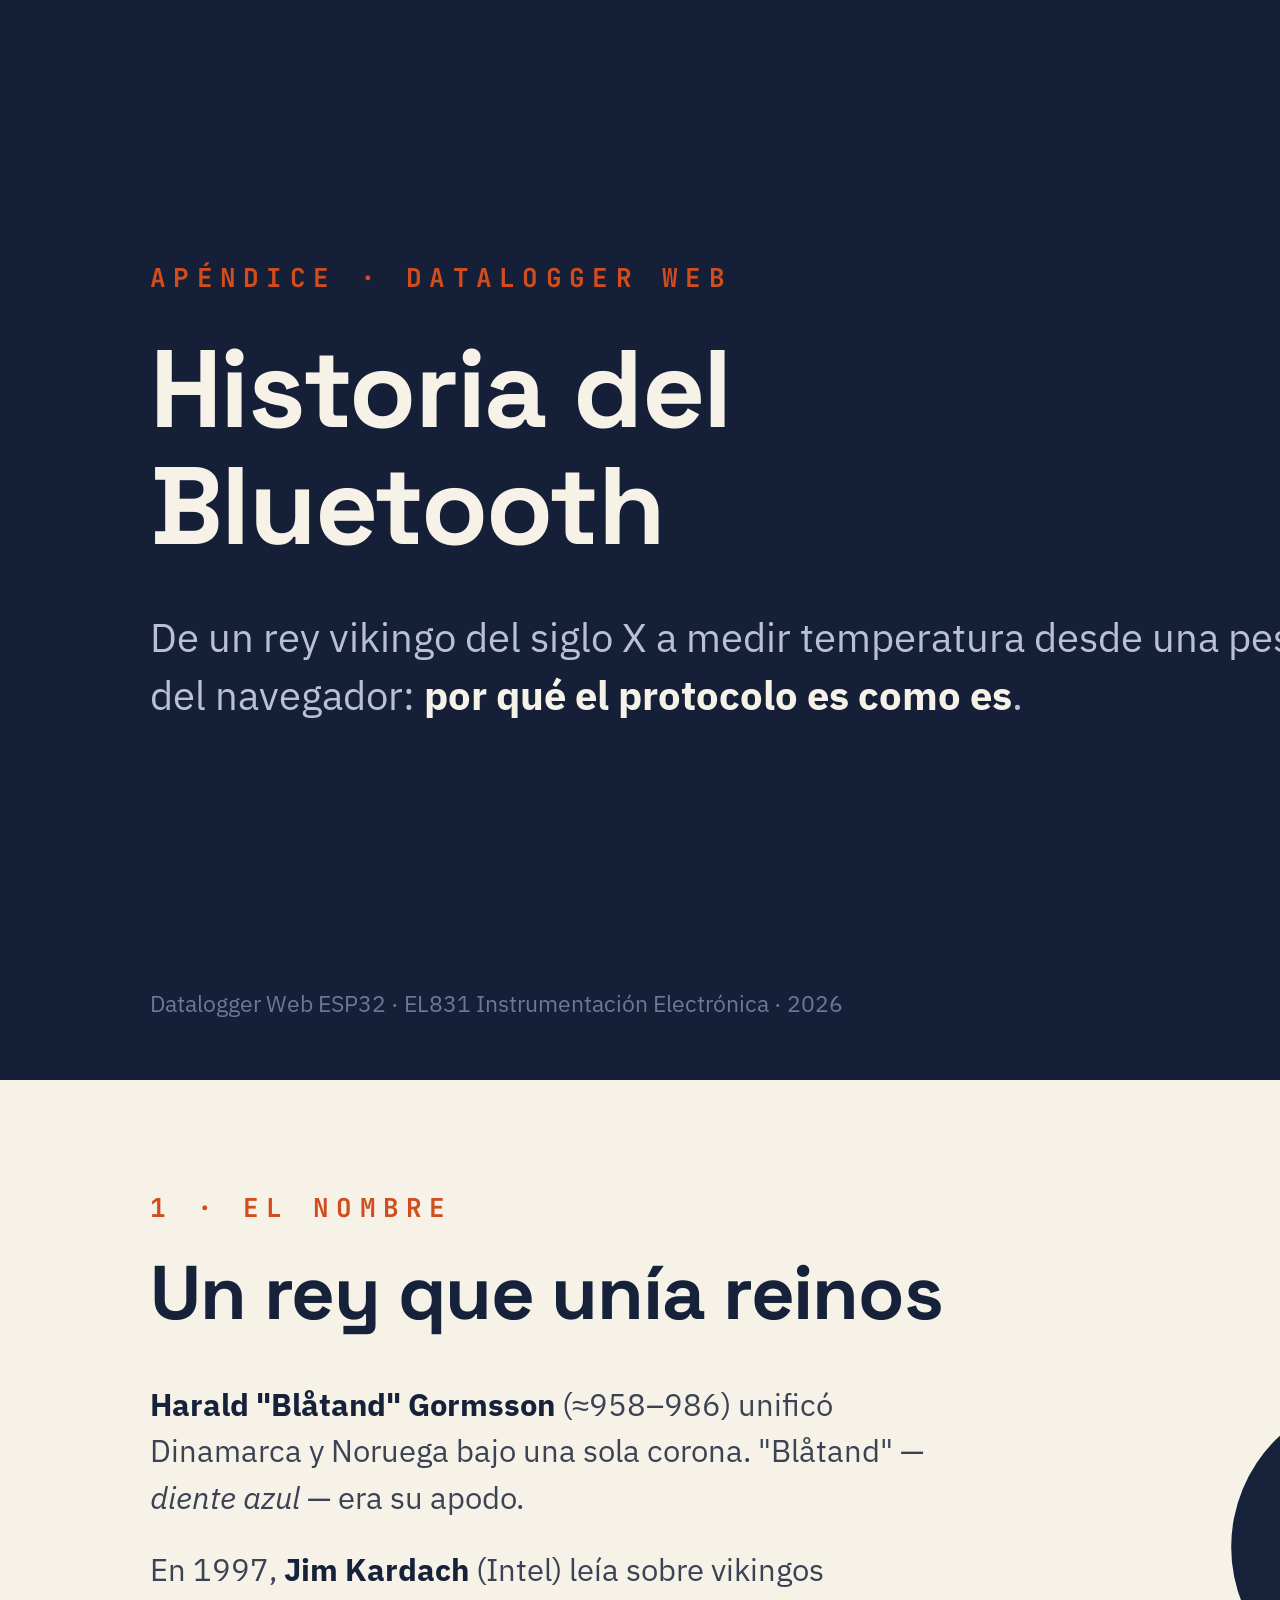
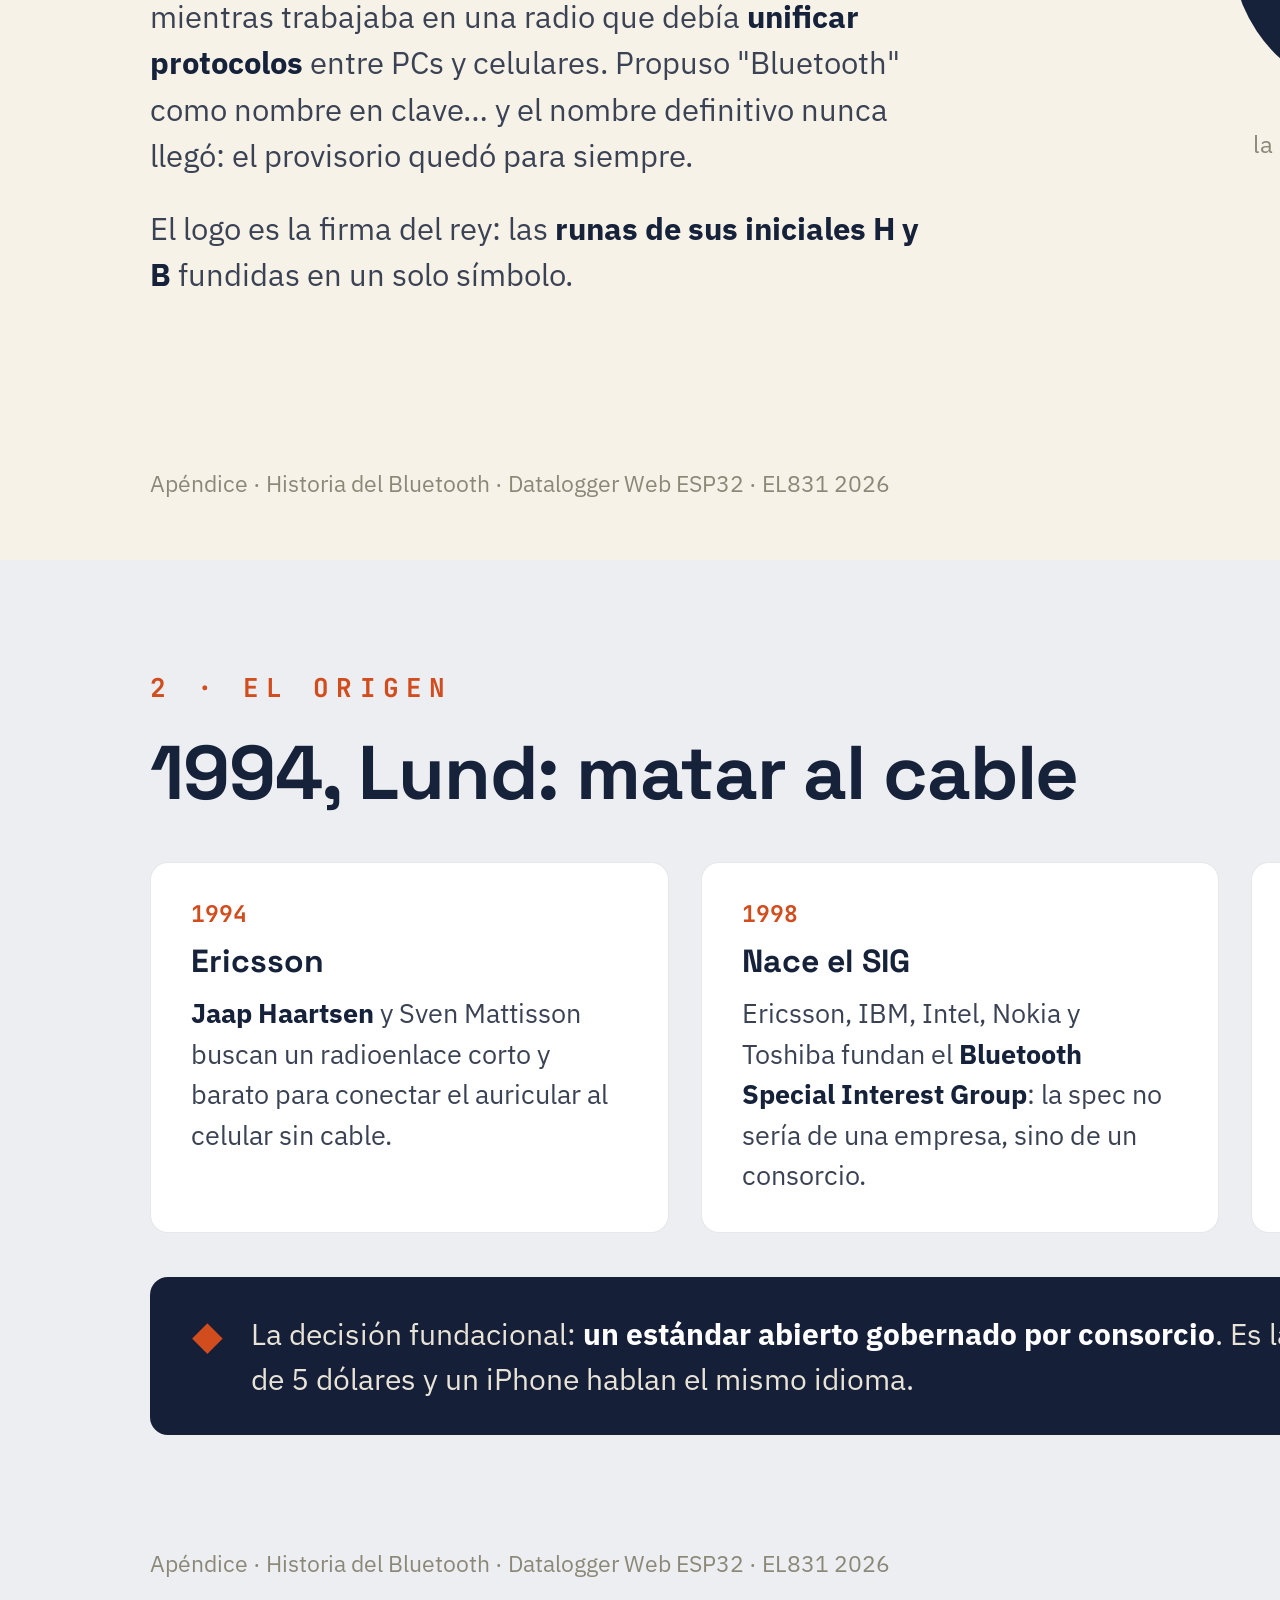
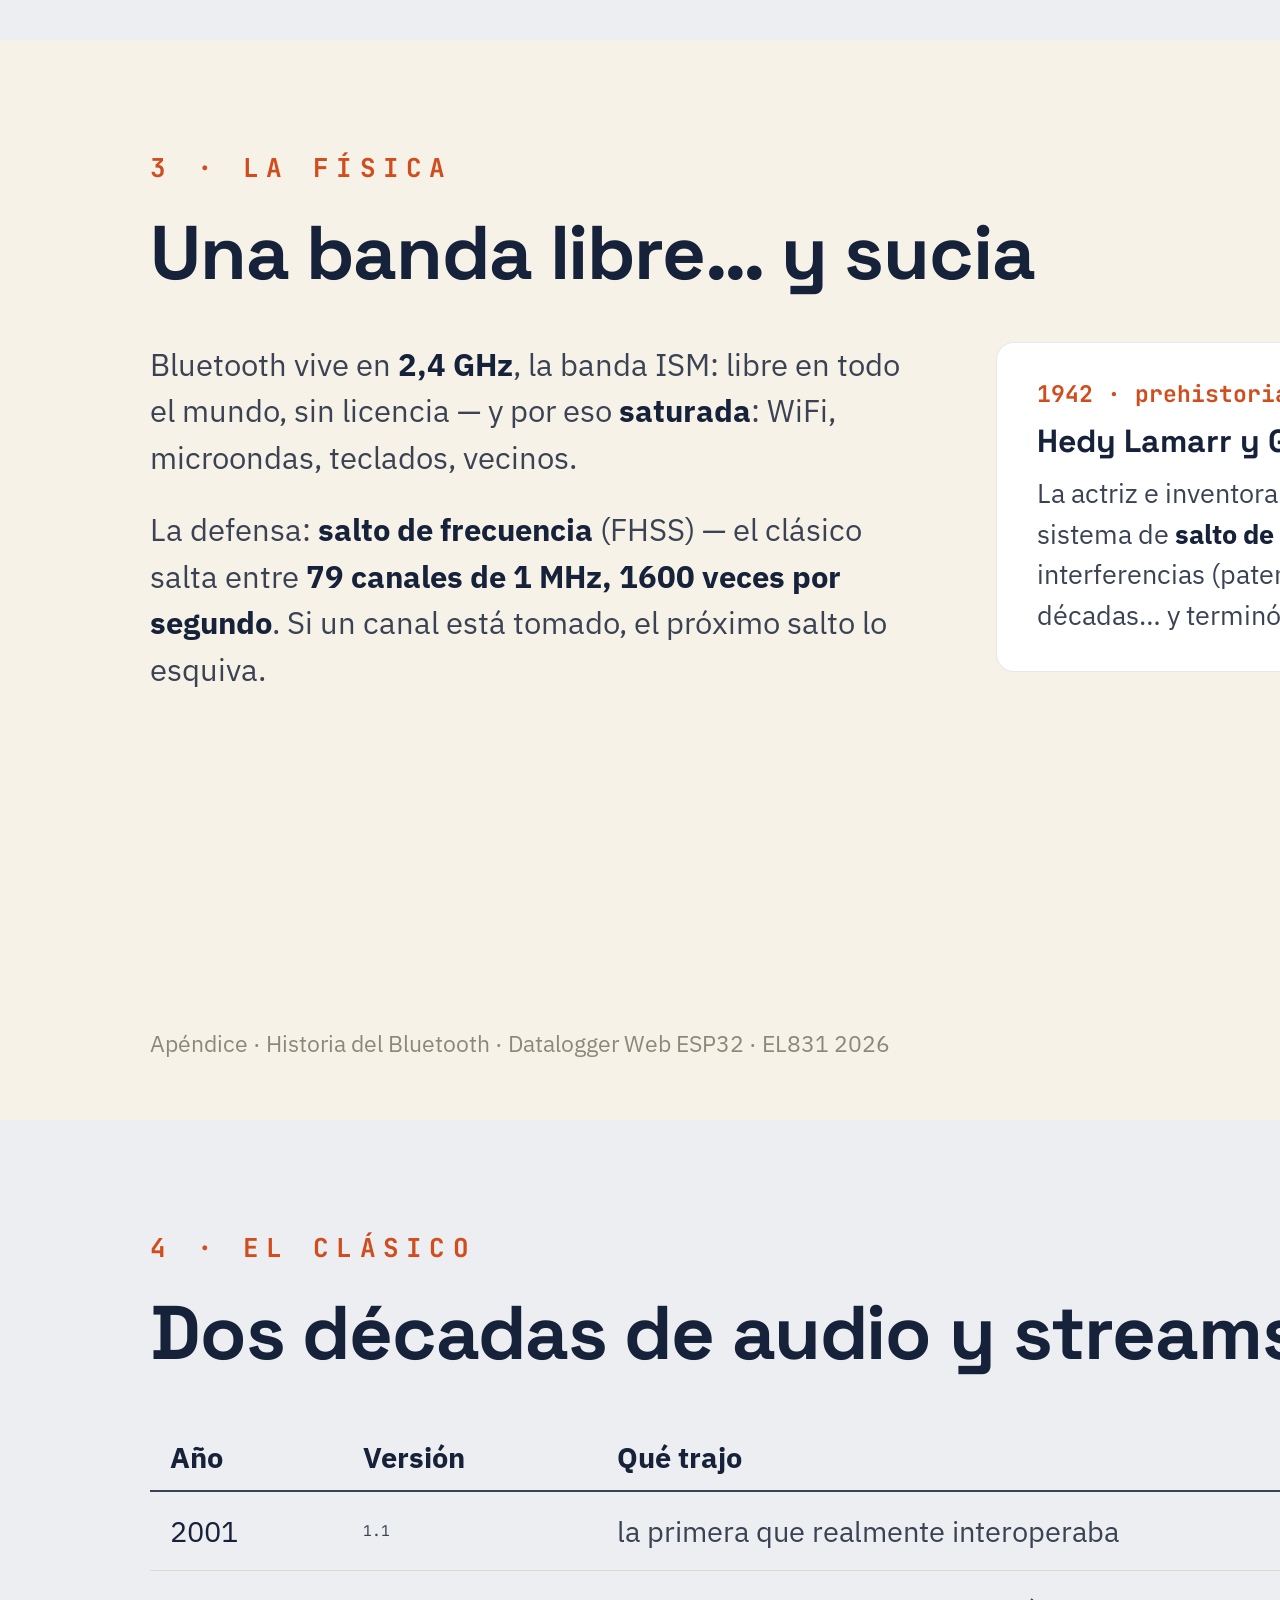
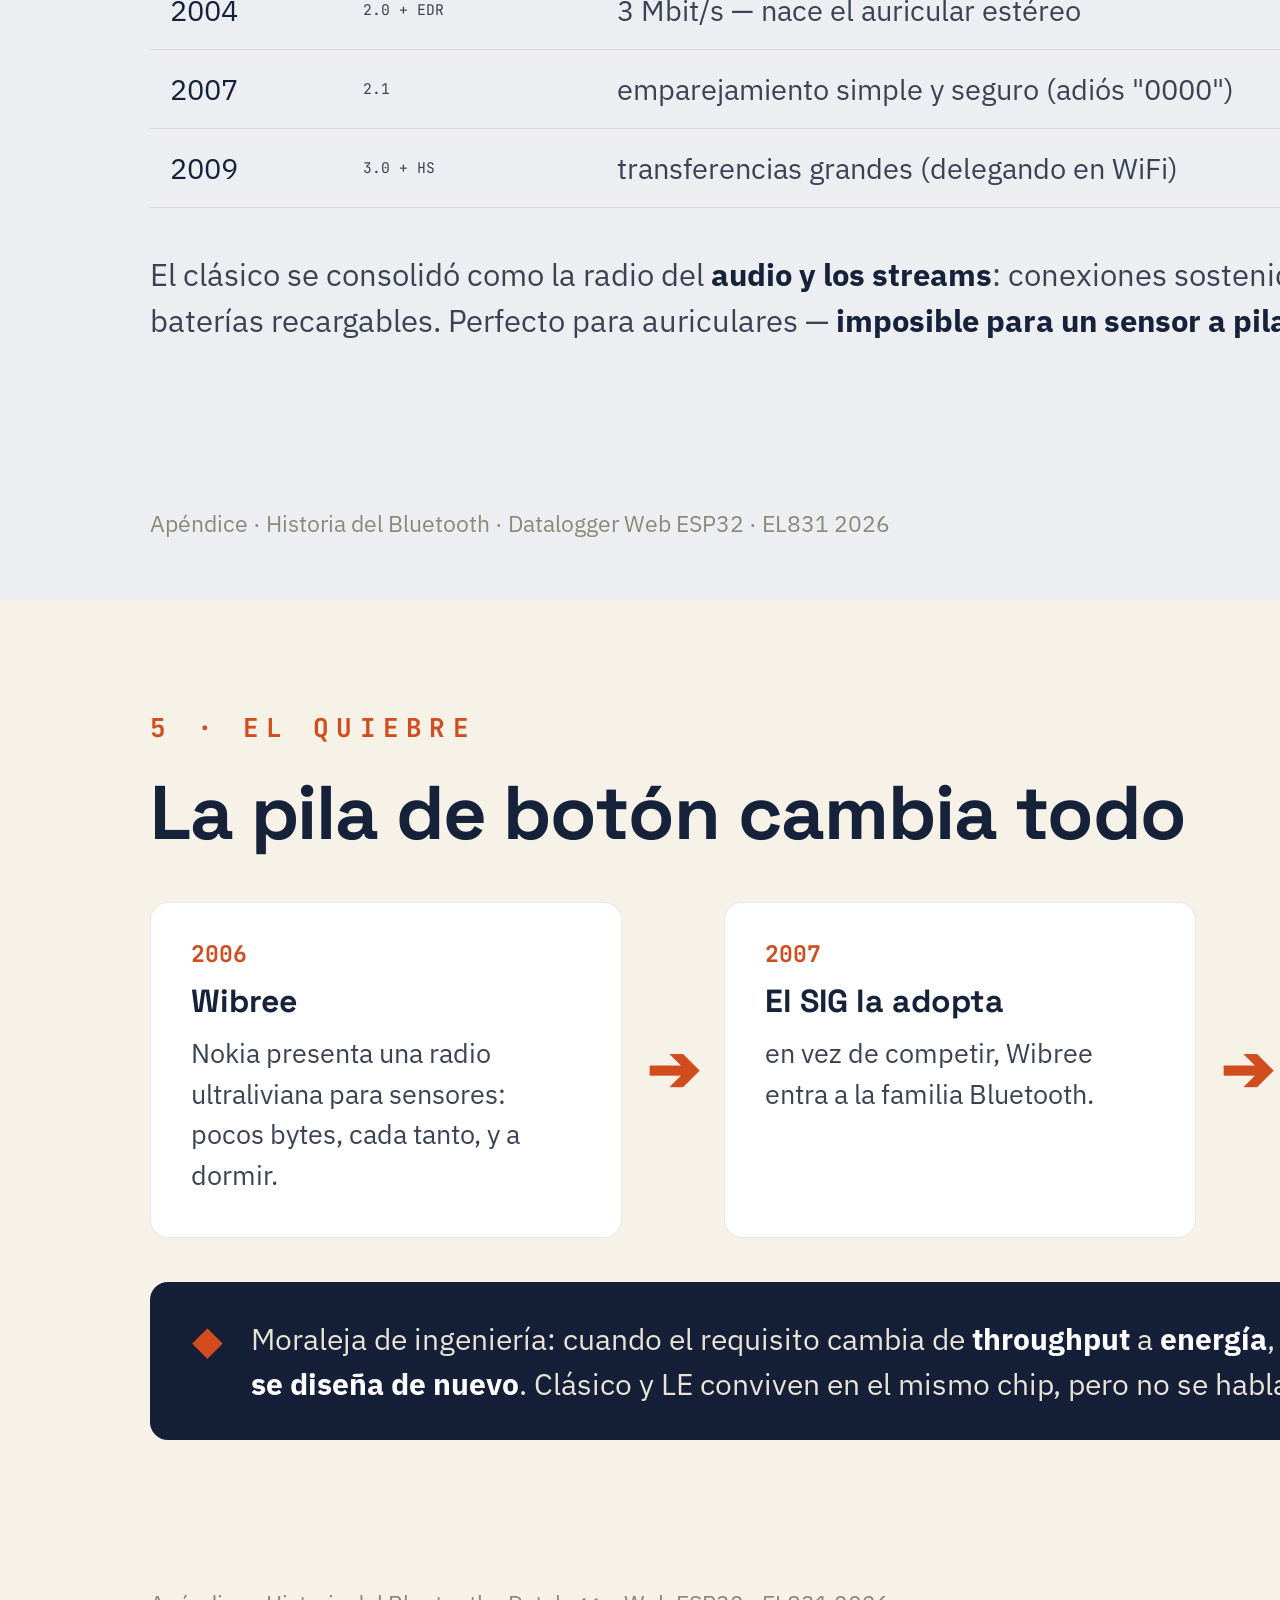
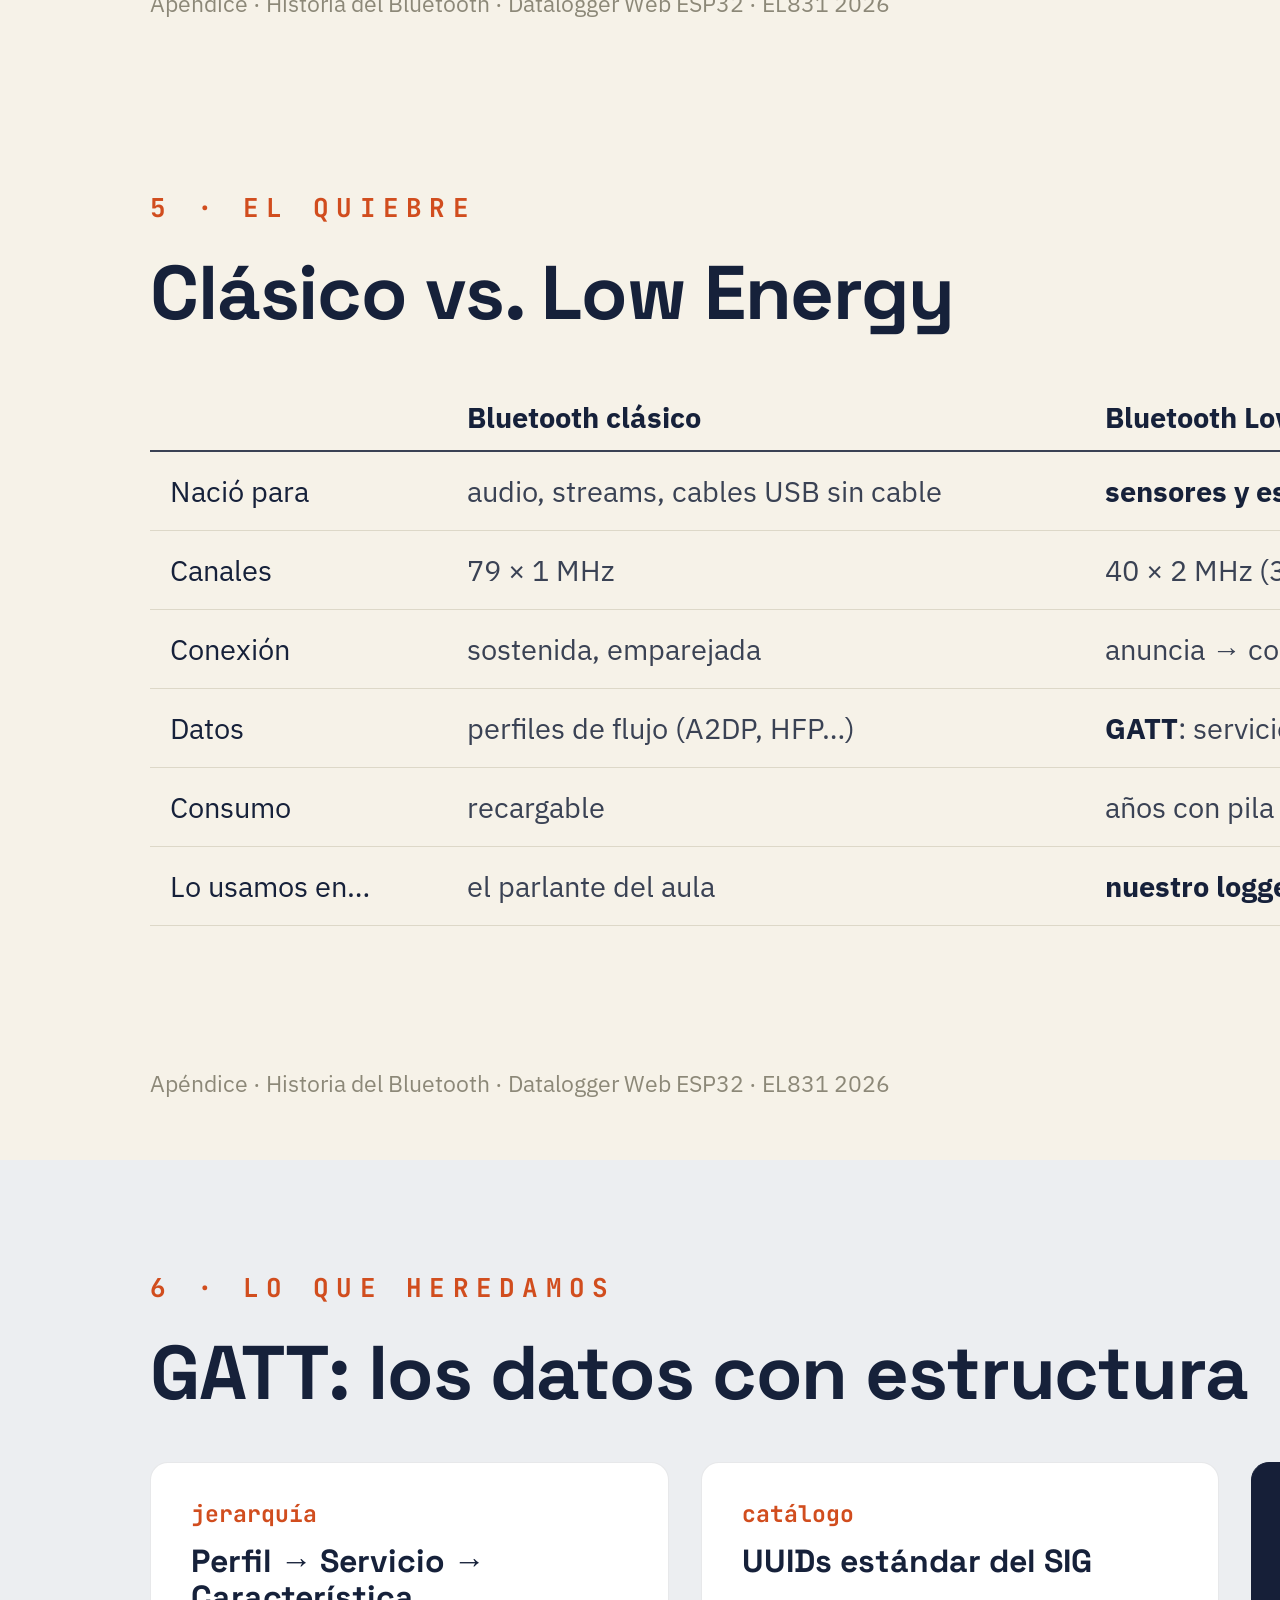
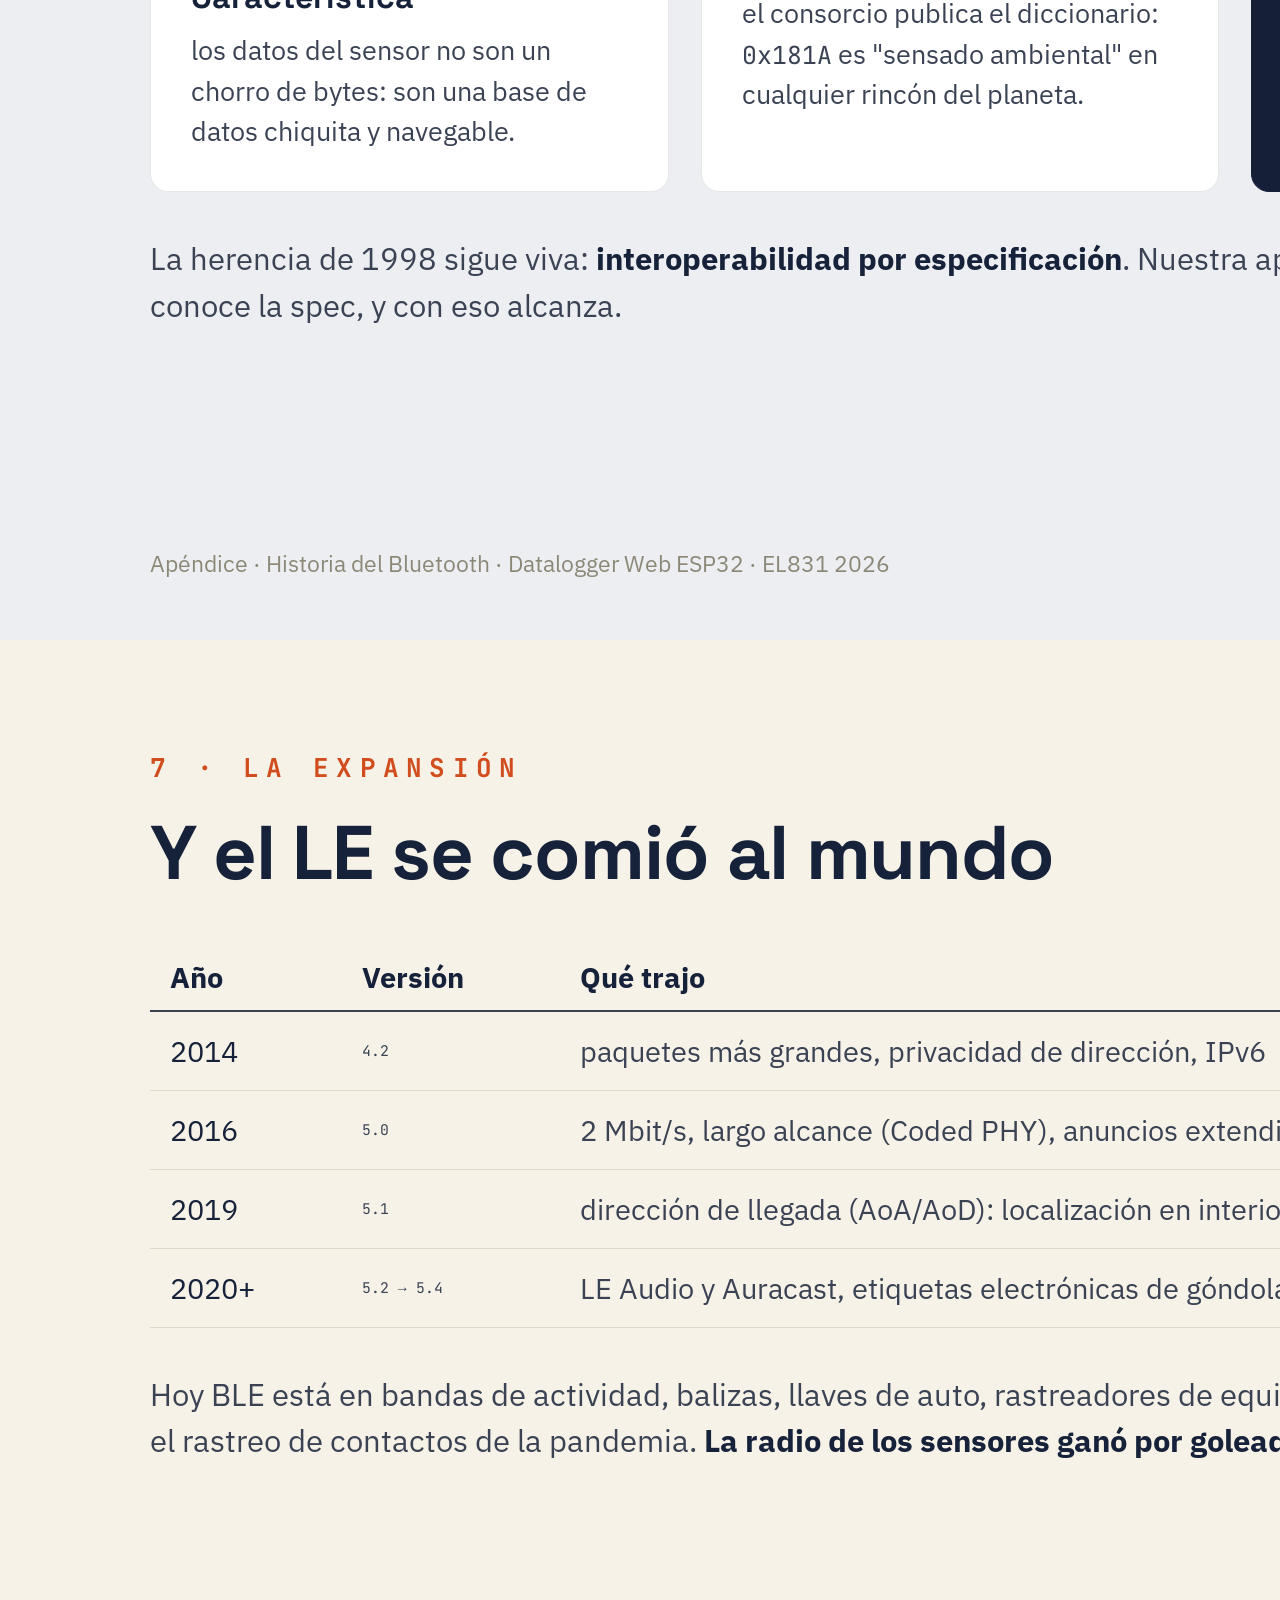
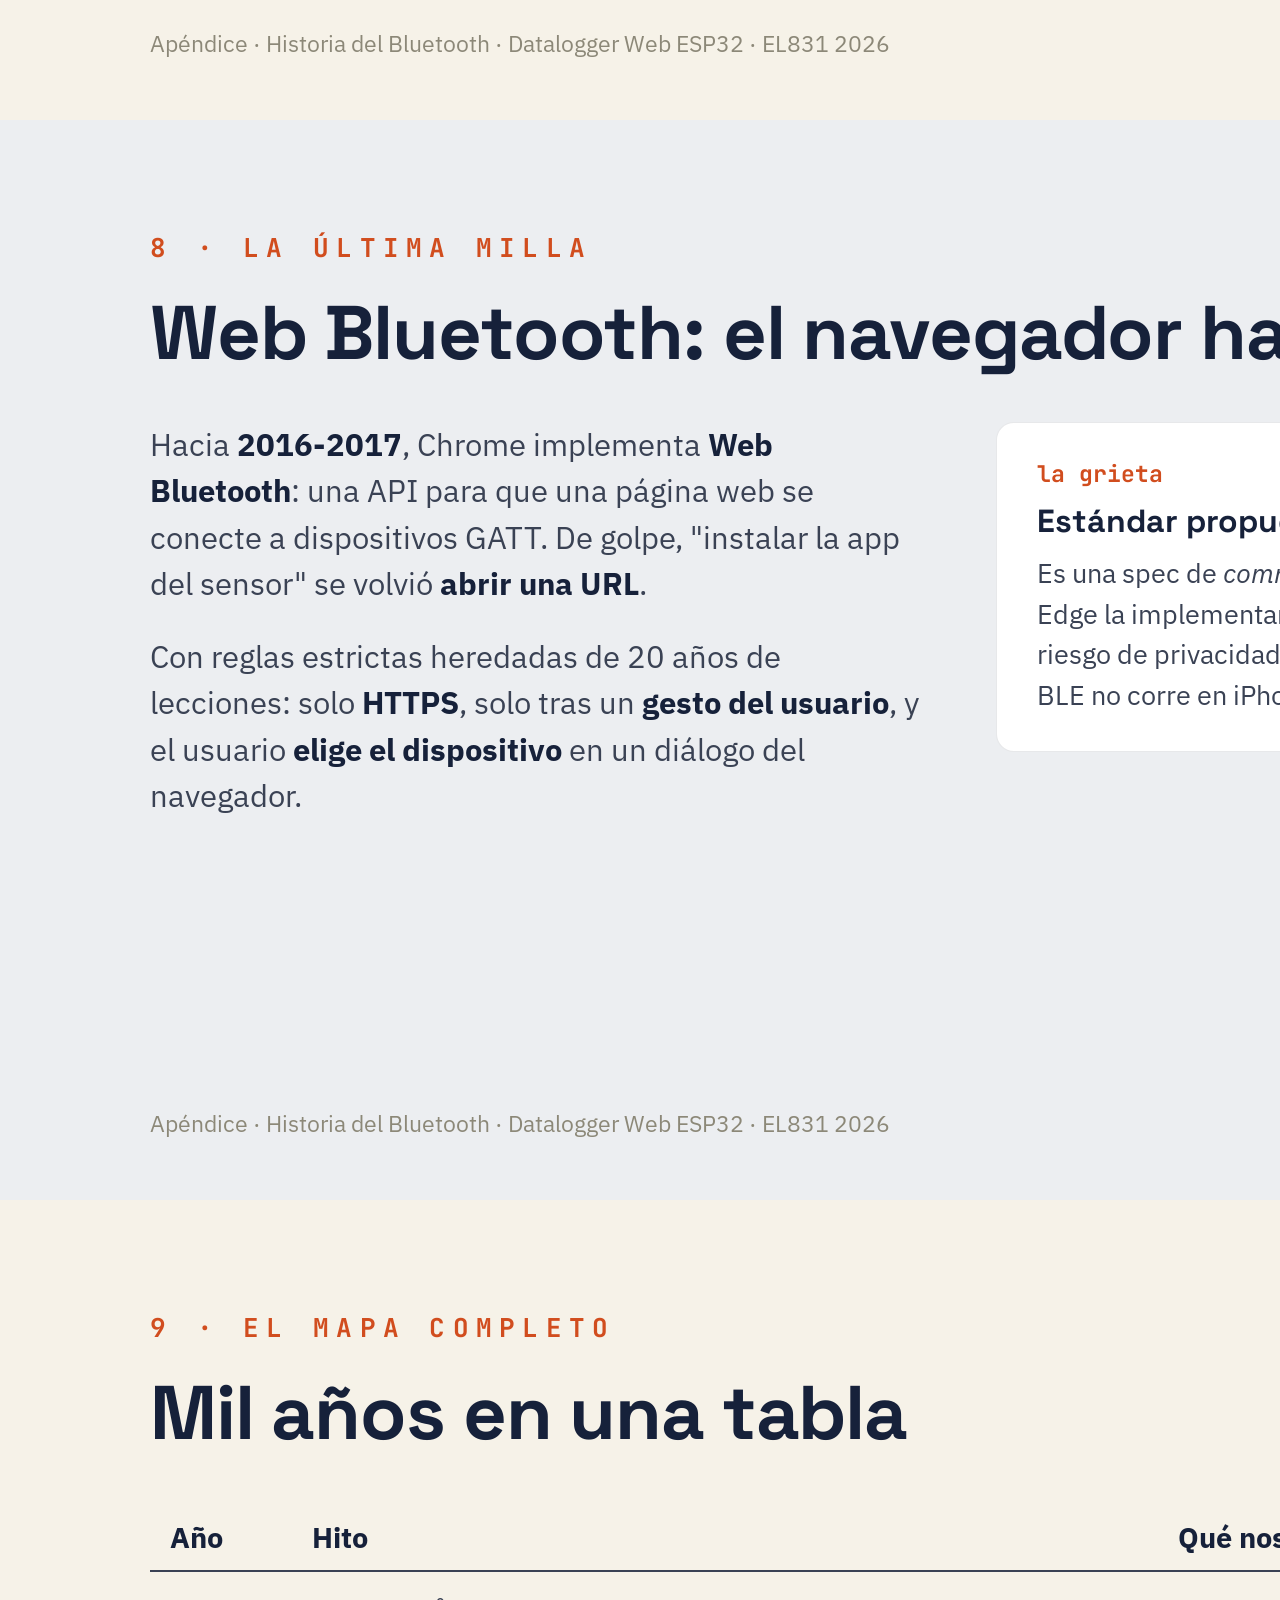
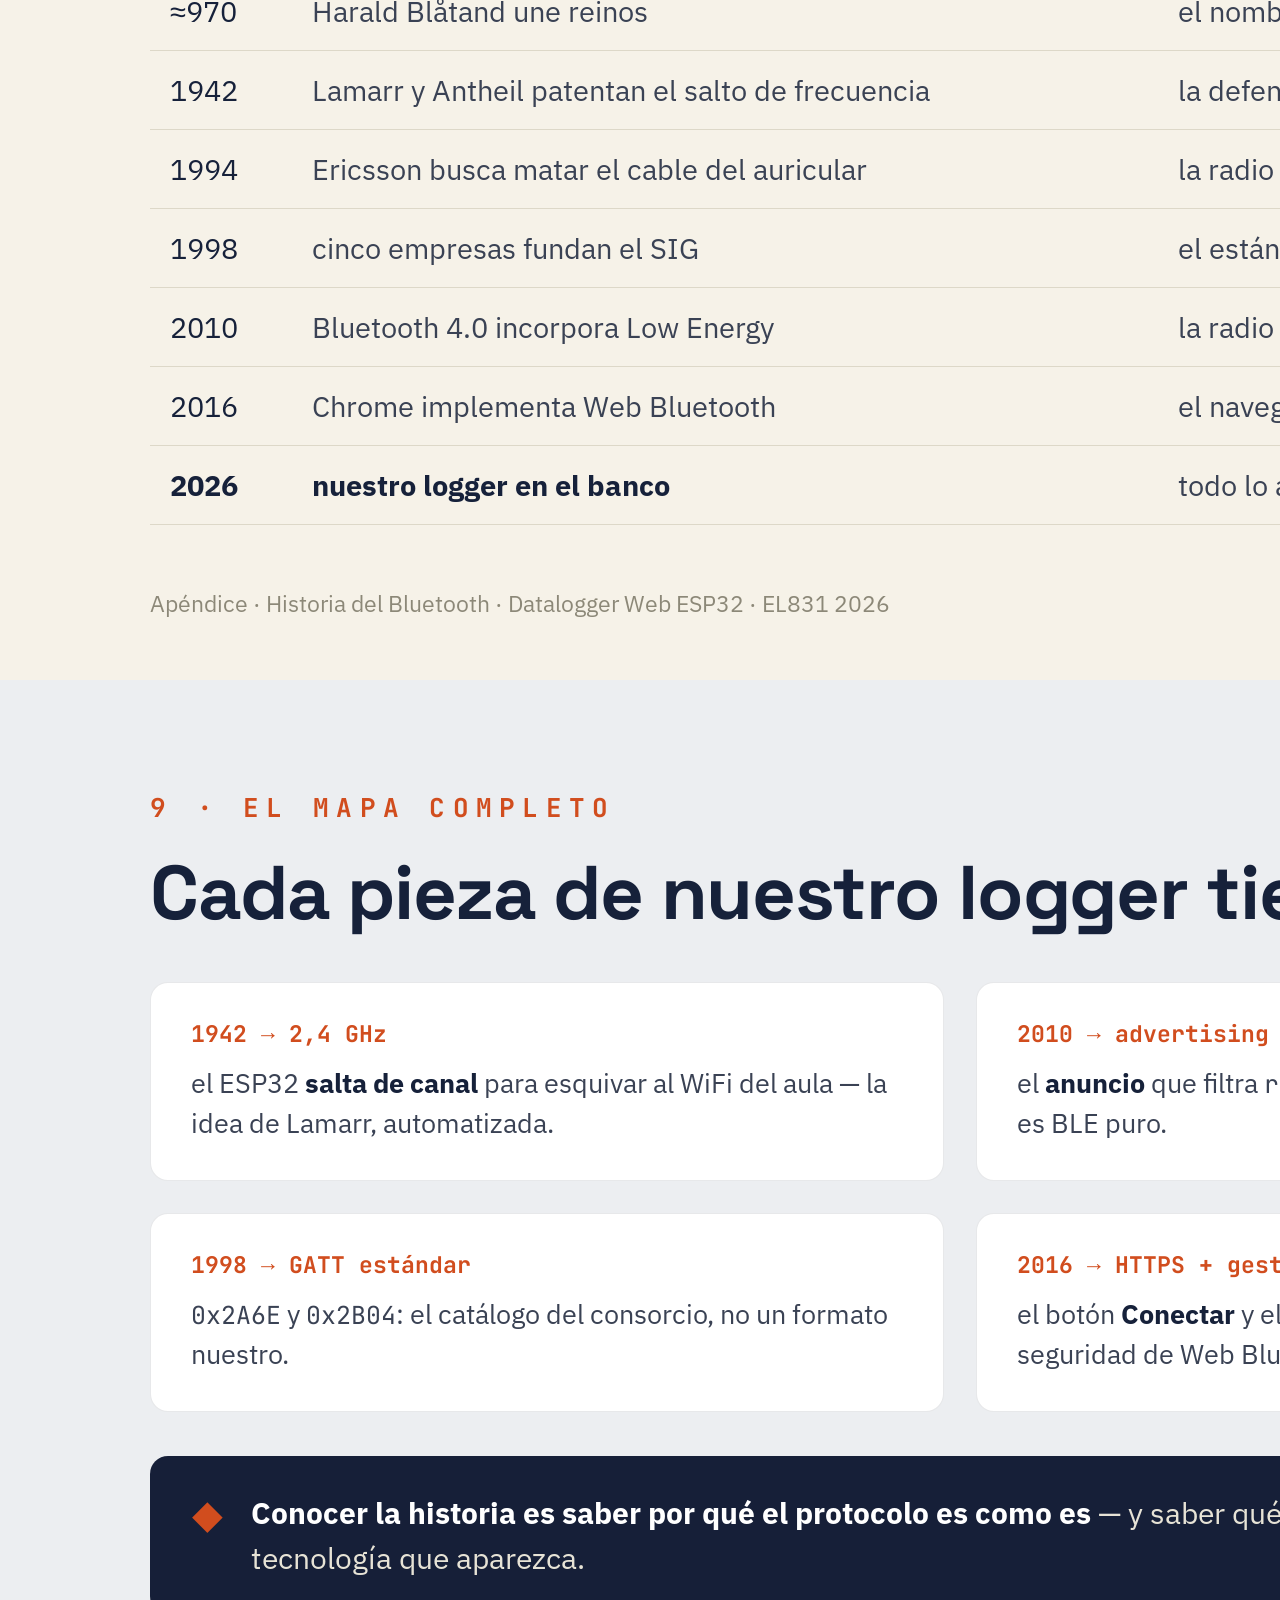
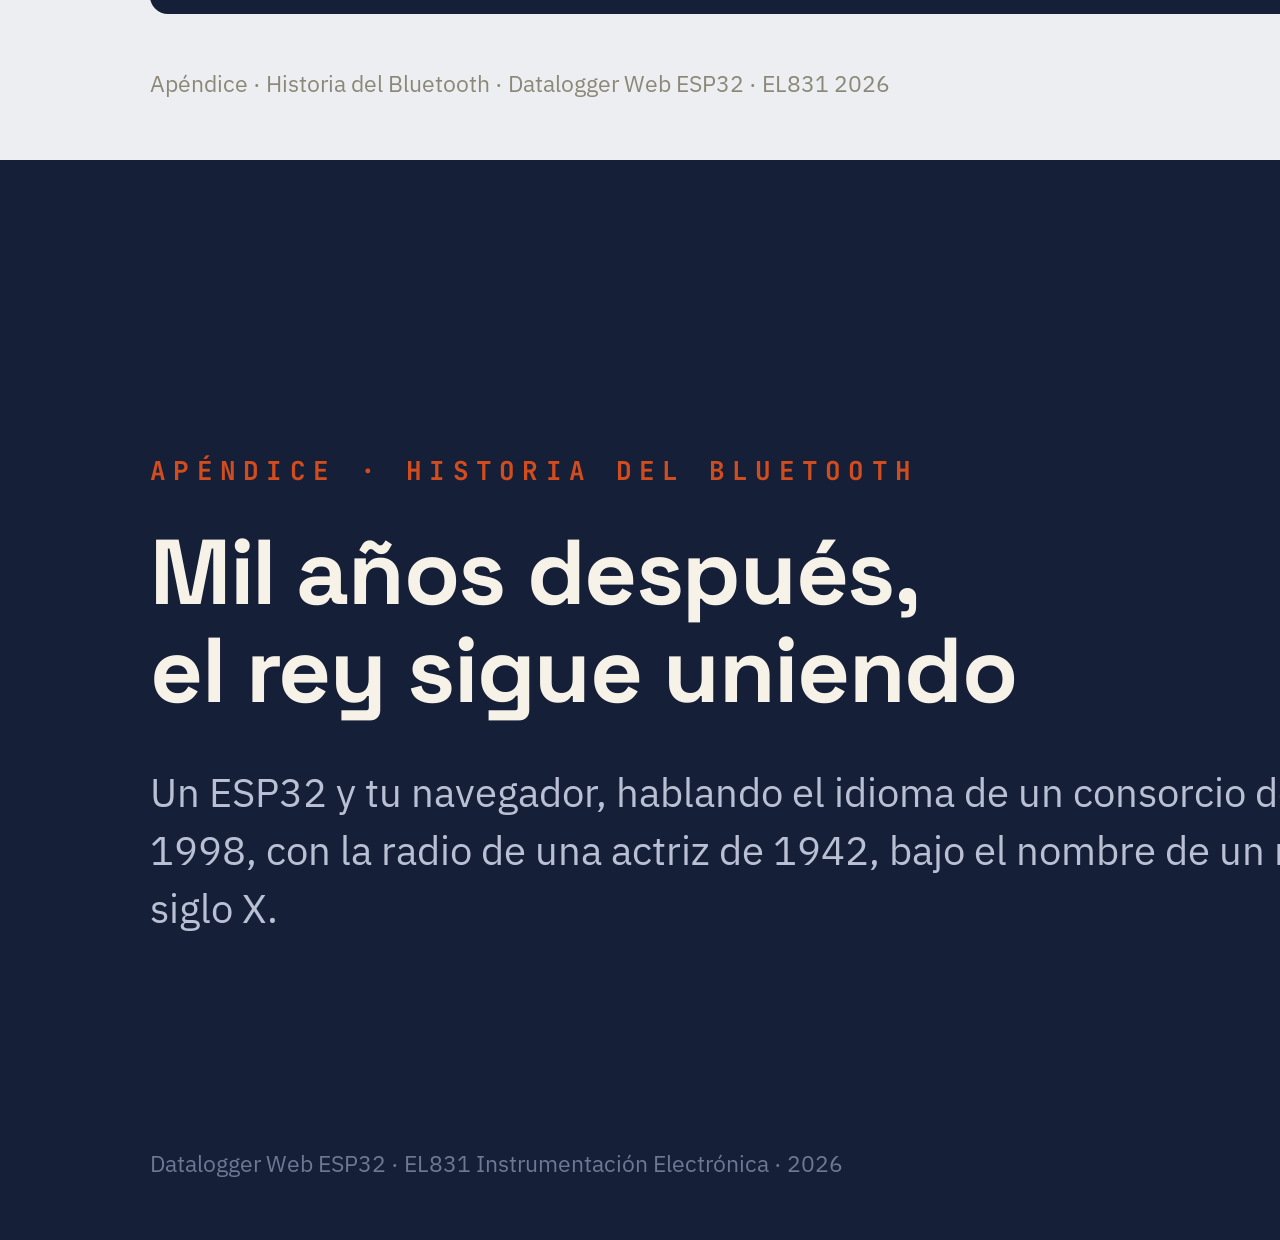
<file: slides-src/slides-apendice-bluetooth.html>
<!doctype html>
<html lang="es">
<head>
<meta charset="utf-8">
<title>Slides · Apéndice · Historia del Bluetooth</title>
<link rel="stylesheet" href="estilo.css">
</head>
<body>

<!-- 1 · Portada -->
<section class="slide oscura">
  <div style="height:150px"></div>
  <div class="kicker">Apéndice · Datalogger Web</div>
  <h1 style="font-size:110px">Historia del<br>Bluetooth</h1>
  <p class="sub">De un rey vikingo del siglo X a medir temperatura desde una
  pestaña del navegador: <b>por qué el protocolo es como es</b>.</p>
  <div class="pie">Datalogger Web ESP32 · EL831 Instrumentación Electrónica · 2026</div>
</section>

<!-- 2 · El nombre -->
<section class="slide">
  <div class="kicker">1 · El nombre</div>
  <h1>Un rey que unía reinos</h1>
  <div class="cols">
    <div>
      <p><b>Harald "Blåtand" Gormsson</b> (≈958–986) unificó Dinamarca y
      Noruega bajo una sola corona. "Blåtand" — <i>diente azul</i> — era su
      apodo.</p>
      <p>En 1997, <b>Jim Kardach</b> (Intel) leía sobre vikingos mientras
      trabajaba en una radio que debía <b>unificar protocolos</b> entre PCs y
      celulares. Propuso "Bluetooth" como nombre en clave… y el nombre
      definitivo nunca llegó: el provisorio quedó para siempre.</p>
      <p>El logo es la firma del rey: las <b>runas de sus iniciales H y B</b>
      fundidas en un solo símbolo.</p>
    </div>
    <div style="text-align:center">
      <svg viewBox="0 0 200 200" width="330" style="display:inline-block">
        <circle cx="100" cy="100" r="92" fill="#16213A"/>
        <g stroke="#F6F2E8" stroke-width="11" stroke-linecap="round" stroke-linejoin="round" fill="none">
          <polyline points="100,28 100,172"/>
          <polyline points="100,28 138,64 62,136"/>
          <polyline points="100,172 138,136 62,64"/>
        </g>
      </svg>
      <p style="font-size:24px;color:var(--mute);margin-top:10px">la runa de Harald: H + B</p>
    </div>
  </div>
  <div class="pie">Apéndice · Historia del Bluetooth · Datalogger Web ESP32 · EL831 2026</div>
  <div class="pie-num">2</div>
</section>

<!-- 3 · 1994, matar al cable -->
<section class="slide gris">
  <div class="kicker">2 · El origen</div>
  <h1>1994, Lund: matar al cable</h1>
  <div class="cards c3">
    <div class="card"><div class="ck">1994</div><h3 class="chica">Ericsson</h3>
      <p><b>Jaap Haartsen</b> y Sven Mattisson buscan un radioenlace corto y
      barato para conectar el auricular al celular sin cable.</p></div>
    <div class="card"><div class="ck">1998</div><h3 class="chica">Nace el SIG</h3>
      <p>Ericsson, IBM, Intel, Nokia y Toshiba fundan el <b>Bluetooth Special
      Interest Group</b>: la spec no sería de una empresa, sino de un consorcio.</p></div>
    <div class="card"><div class="ck">1999</div><h3 class="chica">Spec 1.0</h3>
      <p>Primera especificación pública. Con problemas serios de
      interoperabilidad — ninguna tecnología nace terminada.</p></div>
  </div>
  <div class="tip"><span class="foco">◆</span><div>La decisión fundacional: <b>un estándar abierto gobernado
  por consorcio</b>. Es la razón por la que hoy un ESP32 de 5 dólares y un iPhone hablan el mismo idioma.</div></div>
  <div class="pie">Apéndice · Historia del Bluetooth · Datalogger Web ESP32 · EL831 2026</div>
  <div class="pie-num">3</div>
</section>

<!-- 4 · La banda y el salto -->
<section class="slide">
  <div class="kicker">3 · La física</div>
  <h1>Una banda libre… y sucia</h1>
  <div class="cols">
    <div>
      <p>Bluetooth vive en <b>2,4 GHz</b>, la banda ISM: libre en todo el
      mundo, sin licencia — y por eso <b>saturada</b>: WiFi, microondas,
      teclados, vecinos.</p>
      <p>La defensa: <b>salto de frecuencia</b> (FHSS) — el clásico salta
      entre <b>79 canales de 1 MHz, 1600 veces por segundo</b>. Si un canal
      está tomado, el próximo salto lo esquiva.</p>
    </div>
    <div class="card"><div class="ck">1942 · prehistoria</div><h3 class="chica">Hedy Lamarr y George Antheil</h3>
      <p>La actriz e inventora patentó con el compositor un sistema de
      <b>salto de frecuencia</b> para guiar torpedos sin interferencias
      (patente US 2.292.387). La idea durmió décadas… y terminó en tu
      bolsillo.</p></div>
  </div>
  <div class="pie">Apéndice · Historia del Bluetooth · Datalogger Web ESP32 · EL831 2026</div>
  <div class="pie-num">4</div>
</section>

<!-- 5 · El clásico madura -->
<section class="slide gris">
  <div class="kicker">4 · El clásico</div>
  <h1>Dos décadas de audio y streams</h1>
  <table>
    <tr><th>Año</th><th>Versión</th><th>Qué trajo</th></tr>
    <tr><td>2001</td><td class="mono">1.1</td><td>la primera que realmente interoperaba</td></tr>
    <tr><td>2004</td><td class="mono">2.0 + EDR</td><td>3 Mbit/s — nace el auricular estéreo</td></tr>
    <tr><td>2007</td><td class="mono">2.1</td><td>emparejamiento simple y seguro (adiós "0000")</td></tr>
    <tr><td>2009</td><td class="mono">3.0 + HS</td><td>transferencias grandes (delegando en WiFi)</td></tr>
  </table>
  <p class="mt">El clásico se consolidó como la radio del <b>audio y los streams</b>:
  conexiones sostenidas, consumo pensado para baterías recargables.
  Perfecto para auriculares — <b>imposible para un sensor a pila de botón</b>.</p>
  <div class="pie">Apéndice · Historia del Bluetooth · Datalogger Web ESP32 · EL831 2026</div>
  <div class="pie-num">5</div>
</section>

<!-- 6 · El quiebre -->
<section class="slide">
  <div class="kicker">5 · El quiebre</div>
  <h1>La pila de botón cambia todo</h1>
  <div class="flujo">
    <div class="card"><div class="ck">2006</div><h3 class="chica">Wibree</h3>
      <p>Nokia presenta una radio ultraliviana para sensores: pocos bytes,
      cada tanto, y a dormir.</p></div>
    <div class="flecha">➔</div>
    <div class="card"><div class="ck">2007</div><h3 class="chica">El SIG la adopta</h3>
      <p>en vez de competir, Wibree entra a la familia Bluetooth.</p></div>
    <div class="flecha">➔</div>
    <div class="card oscuro"><div class="ck">2010</div><h3>Bluetooth 4.0: LE</h3>
      <p><b>Low Energy no es una mejora: es OTRA radio</b> — 40 canales,
      anuncios, atributos. Años de vida con una CR2032.</p></div>
  </div>
  <div class="tip"><span class="foco">◆</span><div>Moraleja de ingeniería: cuando el requisito cambia de
  <b>throughput</b> a <b>energía</b>, no se optimiza el diseño viejo — <b>se diseña de nuevo</b>. Clásico y LE
  conviven en el mismo chip, pero no se hablan entre sí.</div></div>
  <div class="pie">Apéndice · Historia del Bluetooth · Datalogger Web ESP32 · EL831 2026</div>
  <div class="pie-num">6</div>
</section>

<!-- 7 · Clásico vs LE -->
<section class="slide">
  <div class="kicker">5 · El quiebre</div>
  <h1>Clásico vs. Low Energy</h1>
  <table>
    <tr><th></th><th>Bluetooth clásico</th><th>Bluetooth Low Energy</th></tr>
    <tr><td>Nació para</td><td>audio, streams, cables USB sin cable</td><td><b>sensores y estados</b></td></tr>
    <tr><td>Canales</td><td>79 × 1 MHz</td><td>40 × 2 MHz (3 de anuncio)</td></tr>
    <tr><td>Conexión</td><td>sostenida, emparejada</td><td>anuncia → conecta → ráfaga → duerme</td></tr>
    <tr><td>Datos</td><td>perfiles de flujo (A2DP, HFP…)</td><td><b>GATT</b>: servicios y características</td></tr>
    <tr><td>Consumo</td><td>recargable</td><td>años con pila de botón</td></tr>
    <tr><td>Lo usamos en…</td><td>el parlante del aula</td><td><b>nuestro logger</b></td></tr>
  </table>
  <div class="pie">Apéndice · Historia del Bluetooth · Datalogger Web ESP32 · EL831 2026</div>
  <div class="pie-num">7</div>
</section>

<!-- 8 · GATT -->
<section class="slide gris">
  <div class="kicker">6 · Lo que heredamos</div>
  <h1>GATT: los datos con estructura</h1>
  <div class="cards c3">
    <div class="card"><div class="ck">jerarquía</div><h3 class="chica">Perfil → Servicio → Característica</h3>
      <p>los datos del sensor no son un chorro de bytes: son una base de
      datos chiquita y navegable.</p></div>
    <div class="card"><div class="ck">catálogo</div><h3 class="chica">UUIDs estándar del SIG</h3>
      <p>el consorcio publica el diccionario: <span class="mono">0x181A</span> es "sensado
      ambiental" en cualquier rincón del planeta.</p></div>
    <div class="card oscuro"><div class="ck">nuestro logger</div><h3 class="chica">0x2A6E · 0x2B04</h3>
      <p>temperatura en <span class="mono">sint16 × 0,01 °C</span> y porcentaje en
      <span class="mono">uint8 × 0,5 %</span> — formatos que no inventamos nosotros.</p></div>
  </div>
  <p class="mt">La herencia de 1998 sigue viva: <b>interoperabilidad por especificación</b>.
  Nuestra app no conoce a nuestro firmware — conoce la spec, y con eso alcanza.</p>
  <div class="pie">Apéndice · Historia del Bluetooth · Datalogger Web ESP32 · EL831 2026</div>
  <div class="pie-num">8</div>
</section>

<!-- 9 · BLE sigue creciendo -->
<section class="slide">
  <div class="kicker">7 · La expansión</div>
  <h1>Y el LE se comió al mundo</h1>
  <table>
    <tr><th>Año</th><th>Versión</th><th>Qué trajo</th></tr>
    <tr><td>2014</td><td class="mono">4.2</td><td>paquetes más grandes, privacidad de dirección, IPv6</td></tr>
    <tr><td>2016</td><td class="mono">5.0</td><td>2 Mbit/s, largo alcance (Coded PHY), anuncios extendidos</td></tr>
    <tr><td>2019</td><td class="mono">5.1</td><td>dirección de llegada (AoA/AoD): localización en interiores</td></tr>
    <tr><td>2020+</td><td class="mono">5.2 → 5.4</td><td>LE Audio y Auracast, etiquetas electrónicas de góndola</td></tr>
  </table>
  <p class="mt">Hoy BLE está en bandas de actividad, balizas, llaves de auto, rastreadores
  de equipaje, sensores industriales y hasta el rastreo de contactos de la
  pandemia. <b>La radio de los sensores ganó por goleada.</b></p>
  <div class="pie">Apéndice · Historia del Bluetooth · Datalogger Web ESP32 · EL831 2026</div>
  <div class="pie-num">9</div>
</section>

<!-- 10 · El navegador entra -->
<section class="slide gris">
  <div class="kicker">8 · La última milla</div>
  <h1>Web Bluetooth: el navegador habla GATT</h1>
  <div class="cols">
    <div>
      <p>Hacia <b>2016-2017</b>, Chrome implementa <b>Web Bluetooth</b>: una
      API para que una página web se conecte a dispositivos GATT. De golpe,
      "instalar la app del sensor" se volvió <b>abrir una URL</b>.</p>
      <p>Con reglas estrictas heredadas de 20 años de lecciones: solo
      <b>HTTPS</b>, solo tras un <b>gesto del usuario</b>, y el usuario
      <b>elige el dispositivo</b> en un diálogo del navegador.</p>
    </div>
    <div class="card"><div class="ck">la grieta</div><h3 class="chica">Estándar propuesto ≠ adoptado</h3>
      <p>Es una spec de <i>community group</i> del W3C: Chrome y Edge la
      implementan; <b>Safari y Firefox la rechazan</b> por riesgo de
      privacidad y <i>fingerprinting</i>. Por eso nuestra app BLE no corre en
      iPhone — y la discusión sigue abierta.</p></div>
  </div>
  <div class="pie">Apéndice · Historia del Bluetooth · Datalogger Web ESP32 · EL831 2026</div>
  <div class="pie-num">10</div>
</section>

<!-- 11 · Línea de tiempo -->
<section class="slide">
  <div class="kicker">9 · El mapa completo</div>
  <h1>Mil años en una tabla</h1>
  <table>
    <tr><th>Año</th><th>Hito</th><th>Qué nos dejó</th></tr>
    <tr><td>≈970</td><td>Harald Blåtand une reinos</td><td>el nombre y el logo</td></tr>
    <tr><td>1942</td><td>Lamarr y Antheil patentan el salto de frecuencia</td><td>la defensa contra la interferencia</td></tr>
    <tr><td>1994</td><td>Ericsson busca matar el cable del auricular</td><td>la radio corta y barata</td></tr>
    <tr><td>1998</td><td>cinco empresas fundan el SIG</td><td>el estándar abierto</td></tr>
    <tr><td>2010</td><td>Bluetooth 4.0 incorpora Low Energy</td><td>la radio de los sensores + GATT</td></tr>
    <tr><td>2016</td><td>Chrome implementa Web Bluetooth</td><td>el navegador como instrumento</td></tr>
    <tr><td><b>2026</b></td><td><b>nuestro logger en el banco</b></td><td>todo lo anterior, junto</td></tr>
  </table>
  <div class="pie">Apéndice · Historia del Bluetooth · Datalogger Web ESP32 · EL831 2026</div>
  <div class="pie-num">11</div>
</section>

<!-- 12 · Mapeo a nuestro banco -->
<section class="slide gris">
  <div class="kicker">9 · El mapa completo</div>
  <h1>Cada pieza de nuestro logger tiene fecha</h1>
  <div class="cards c2">
    <div class="card"><div class="ck">1942 → 2,4 GHz</div><p>el ESP32 <b>salta de canal</b> para esquivar al WiFi del aula — la idea de Lamarr, automatizada.</p></div>
    <div class="card"><div class="ck">2010 → advertising</div><p>el <b>anuncio</b> que filtra <span class="mono">requestDevice</span> por servicio <span class="mono">0x181A</span> es BLE puro.</p></div>
    <div class="card"><div class="ck">1998 → GATT estándar</div><p><span class="mono">0x2A6E</span> y <span class="mono">0x2B04</span>: el catálogo del consorcio, no un formato nuestro.</p></div>
    <div class="card"><div class="ck">2016 → HTTPS + gesto</div><p>el botón <b>Conectar</b> y el diálogo de elección: las reglas de seguridad de Web Bluetooth.</p></div>
  </div>
  <div class="tip"><span class="foco">◆</span><div><b>Conocer la historia es saber por qué el protocolo es como
  es</b> — y saber qué preguntas hacerle a la próxima tecnología que aparezca.</div></div>
  <div class="pie">Apéndice · Historia del Bluetooth · Datalogger Web ESP32 · EL831 2026</div>
  <div class="pie-num">12</div>
</section>

<!-- 13 · Cierre -->
<section class="slide oscura">
  <div class="centrar">
    <div class="kicker">Apéndice · Historia del Bluetooth</div>
    <h1 style="font-size:92px">Mil años después,<br>el rey sigue uniendo</h1>
    <p class="sub">Un ESP32 y tu navegador, hablando el idioma de un consorcio
    de 1998, con la radio de una actriz de 1942, bajo el nombre de un rey
    del siglo X.</p>
  </div>
  <div class="pie">Datalogger Web ESP32 · EL831 Instrumentación Electrónica · 2026</div>
</section>

</body>
</html>
</file>
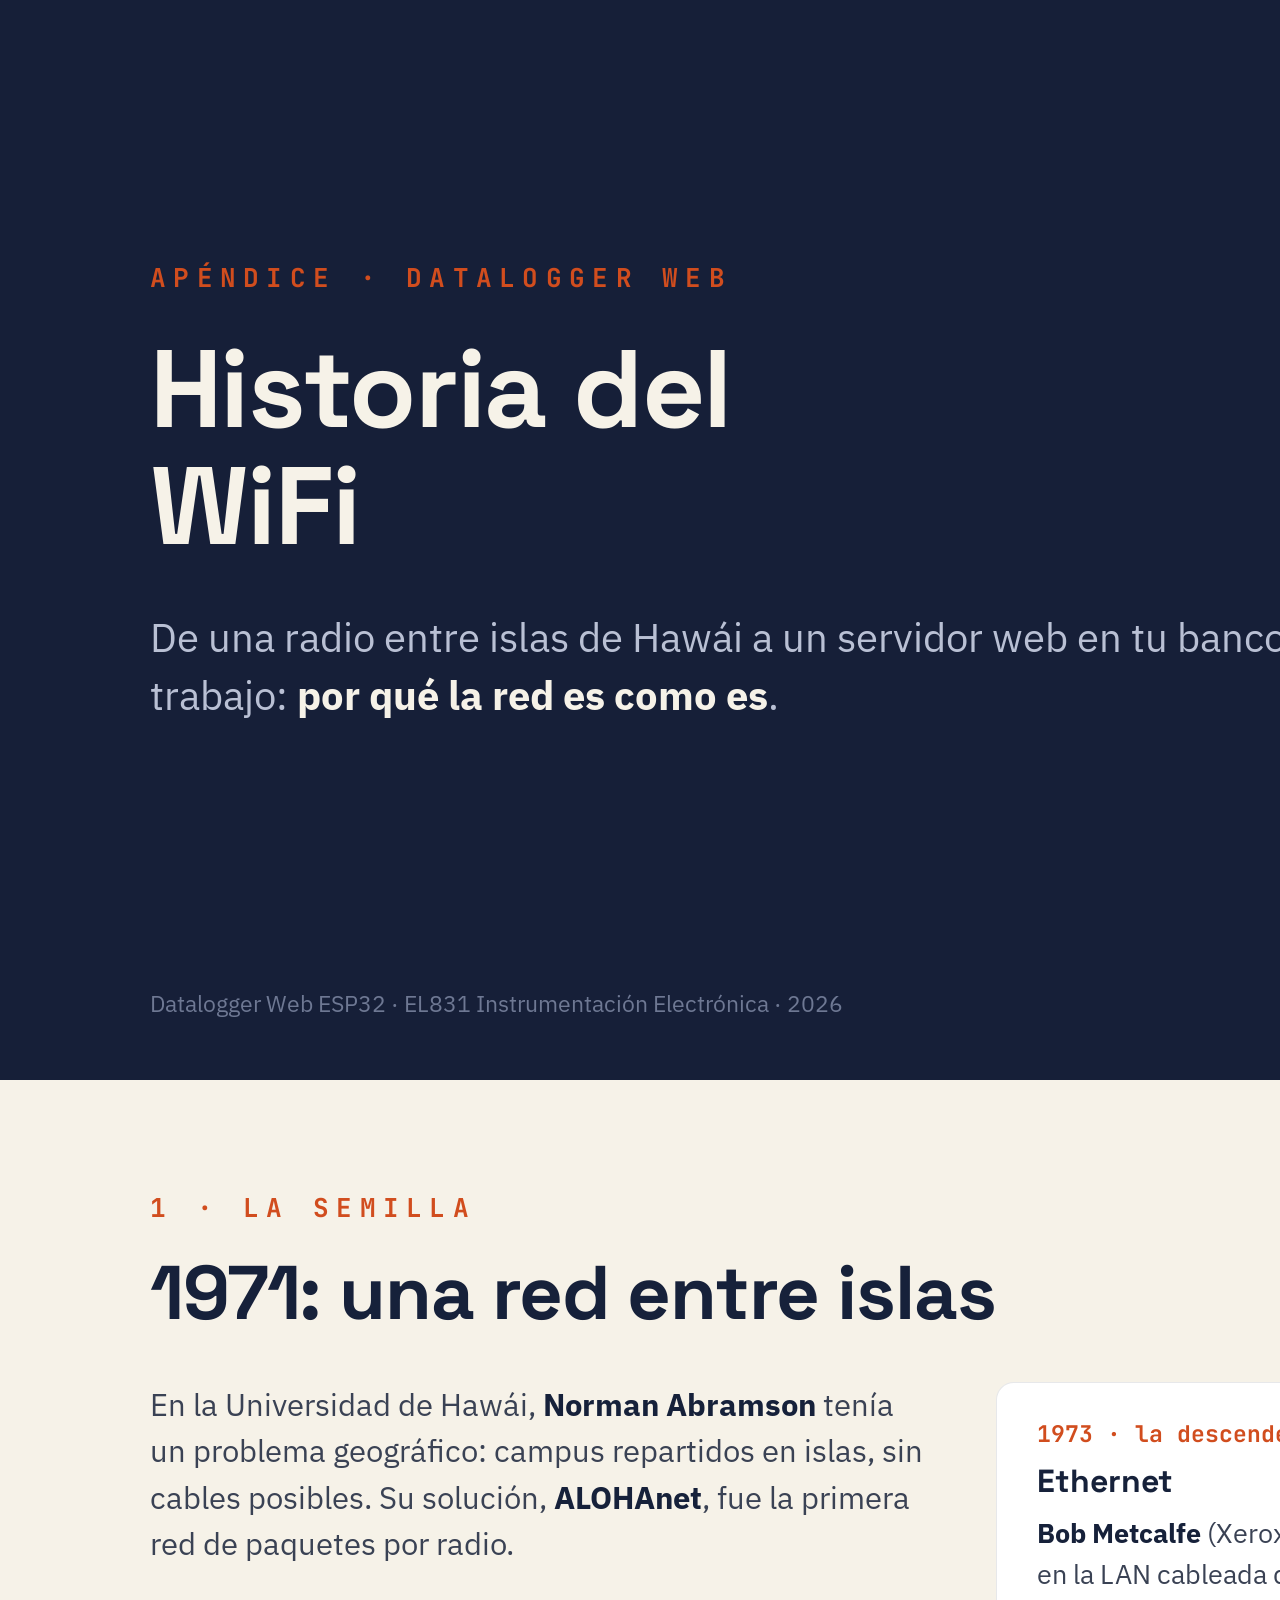
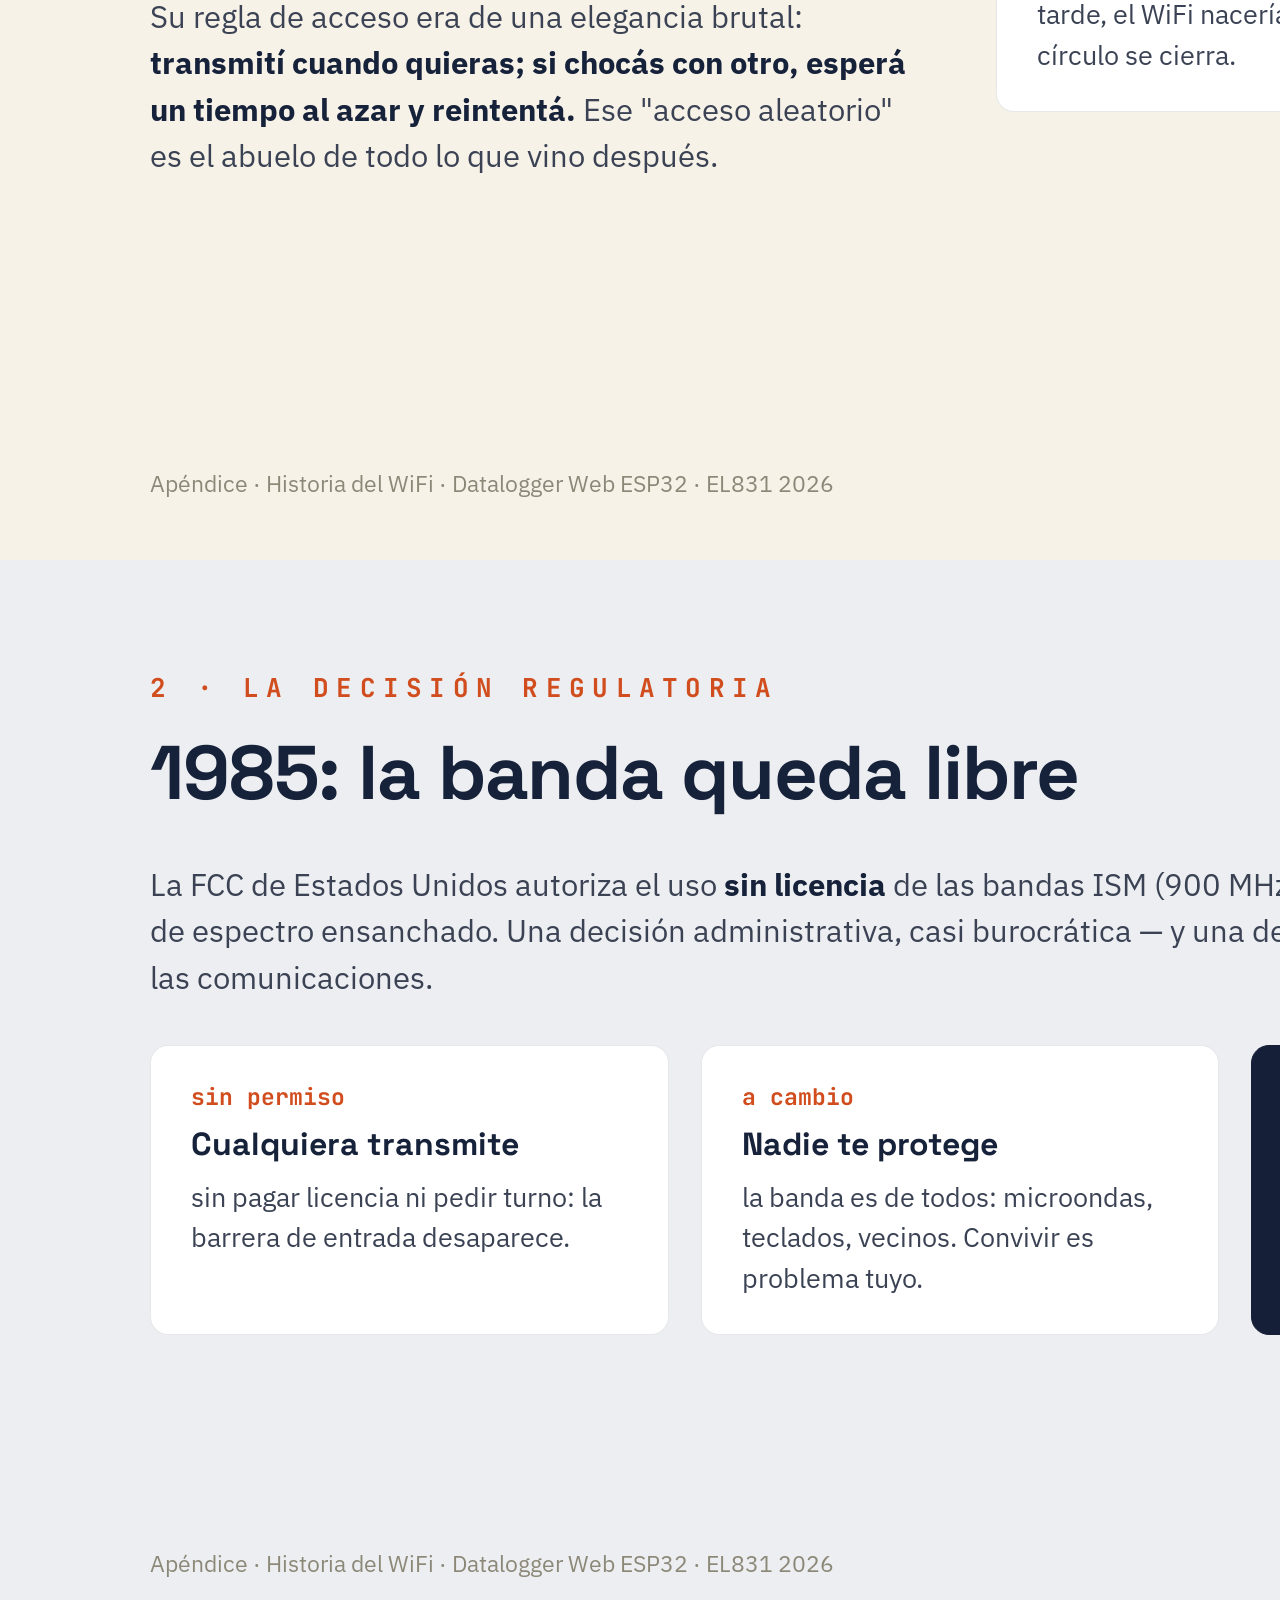
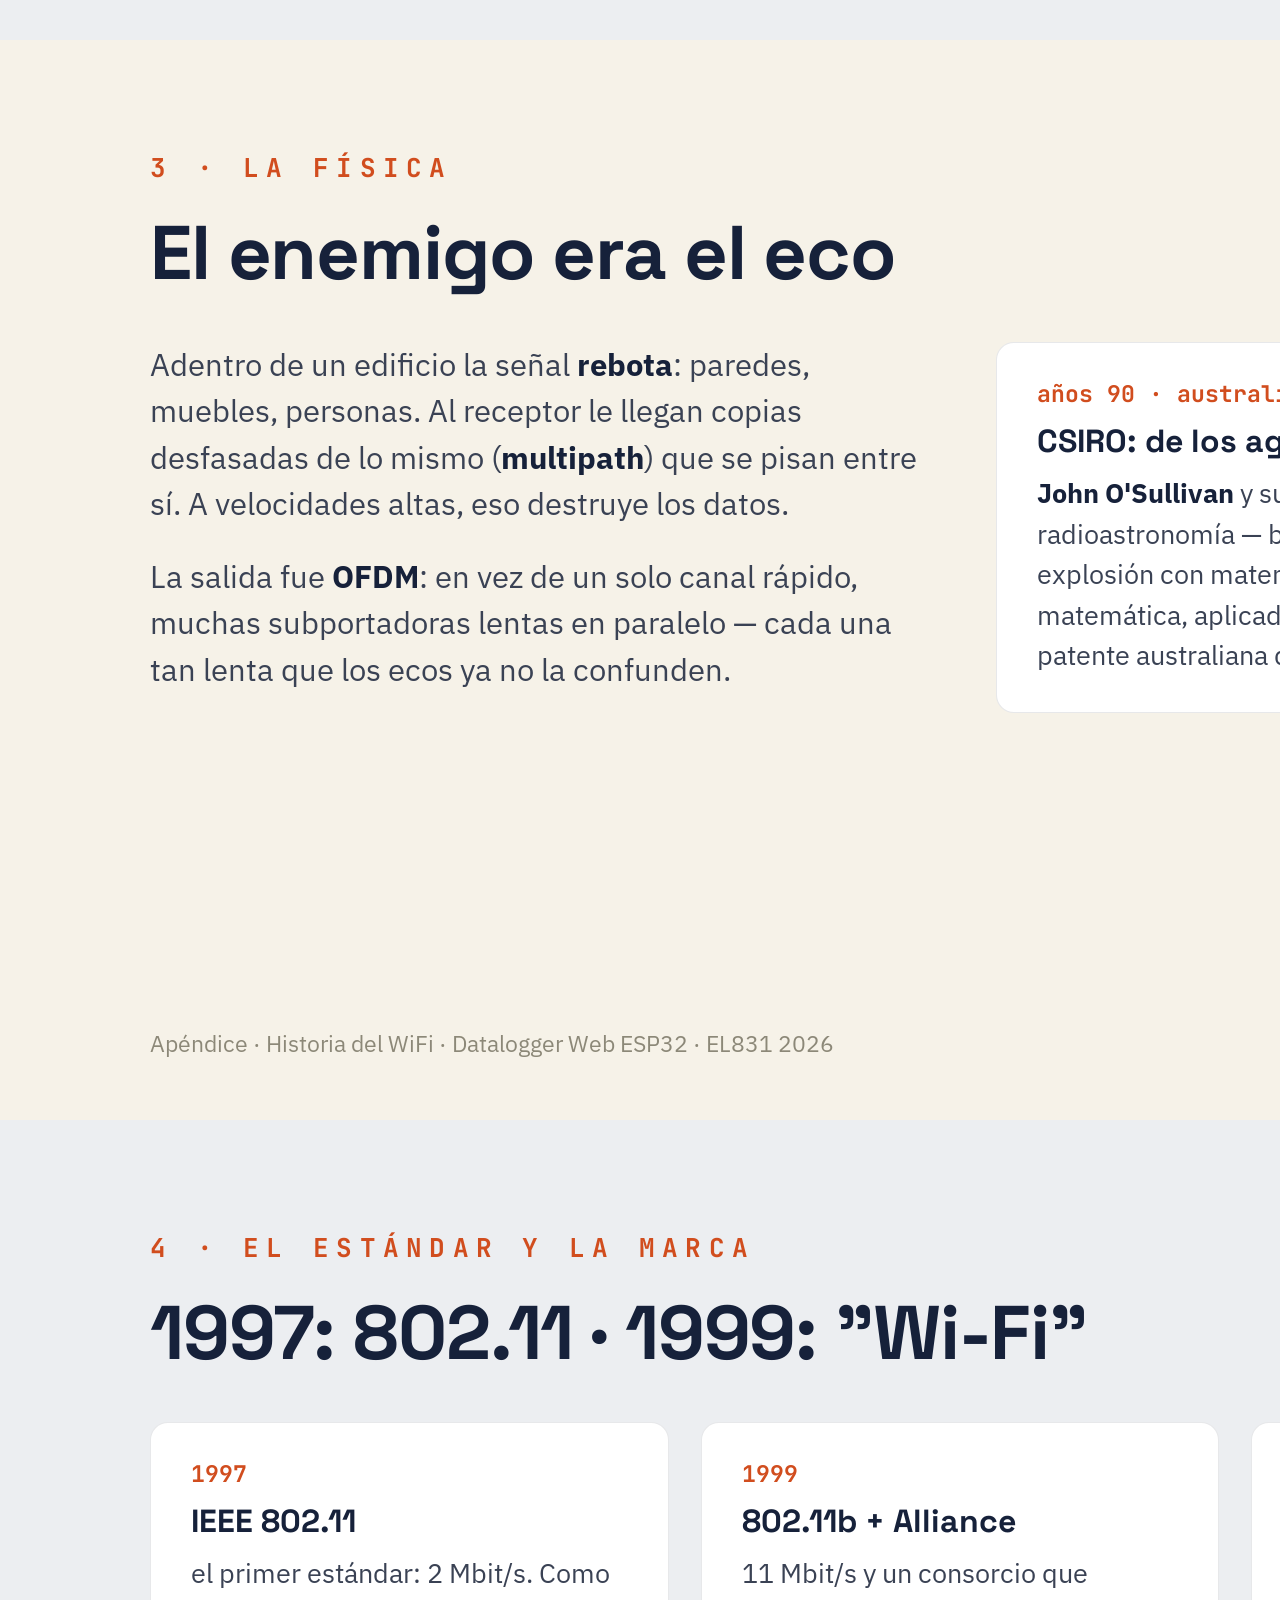
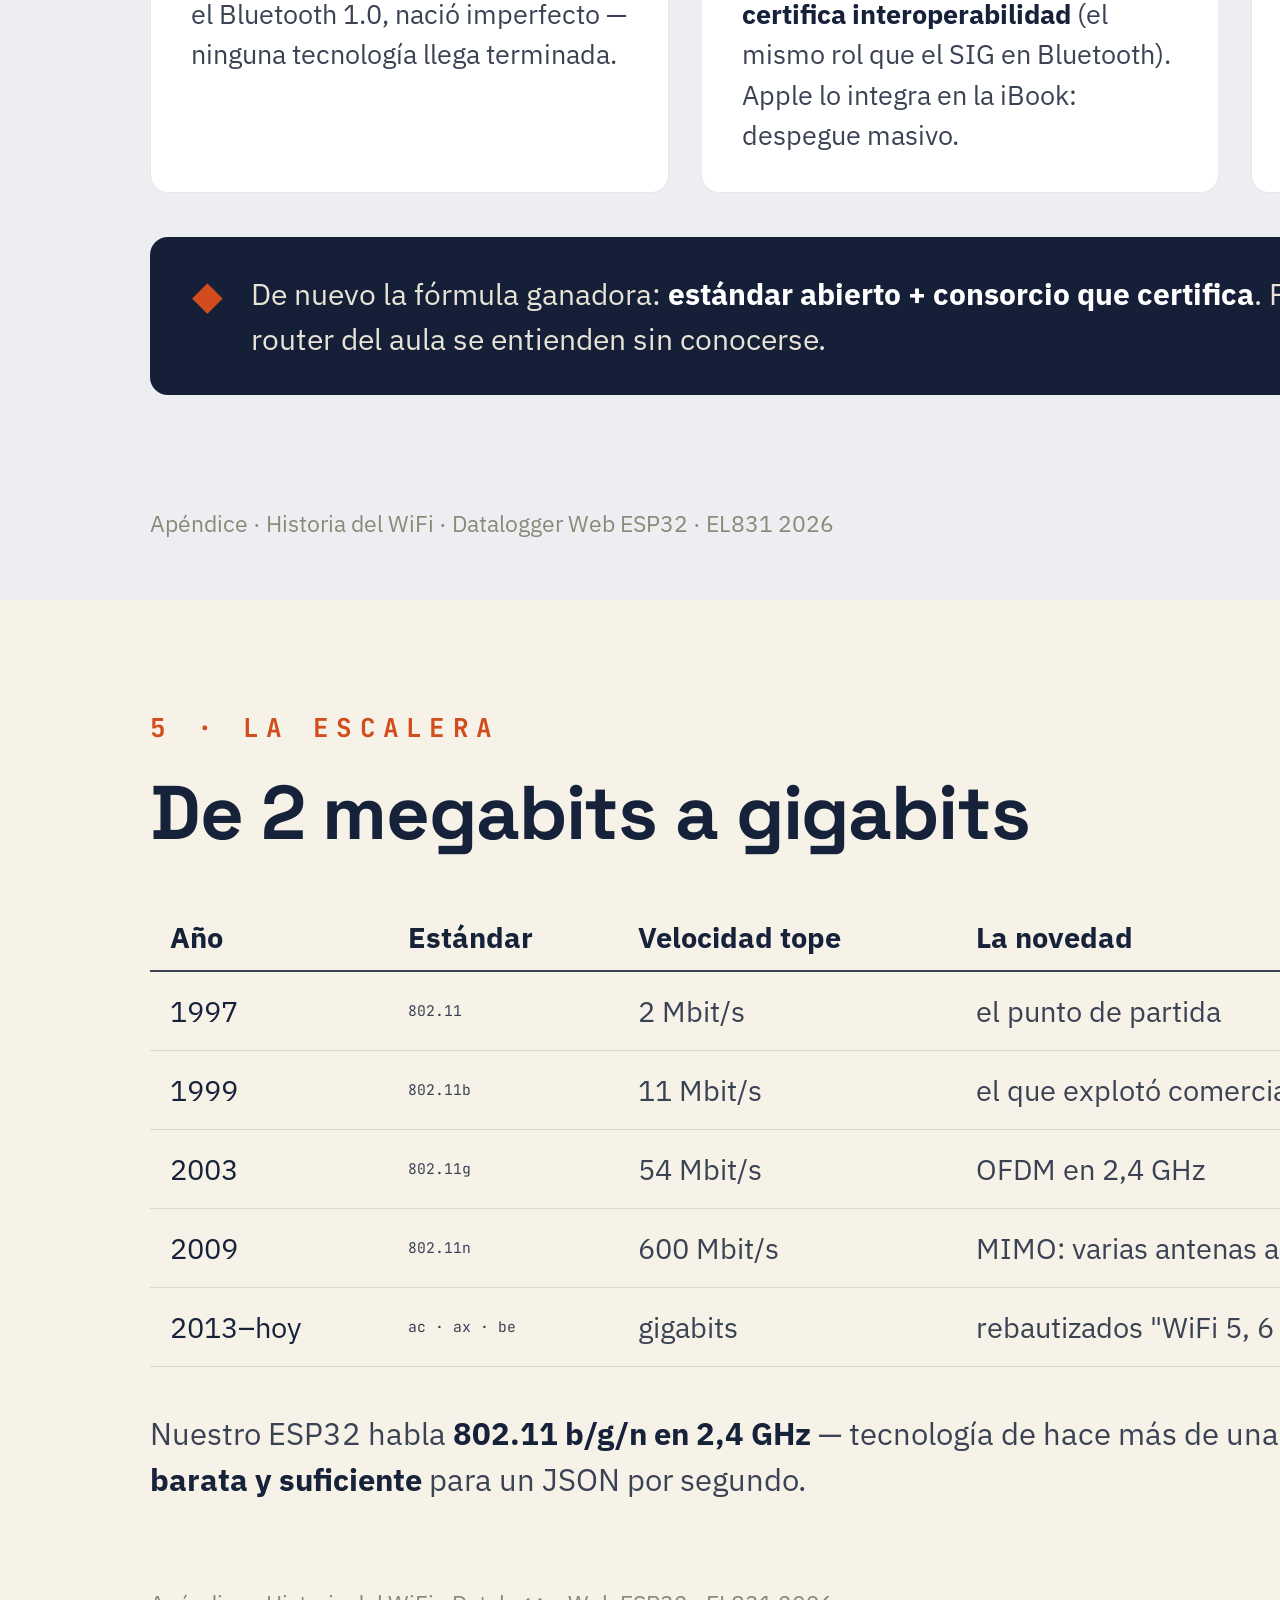
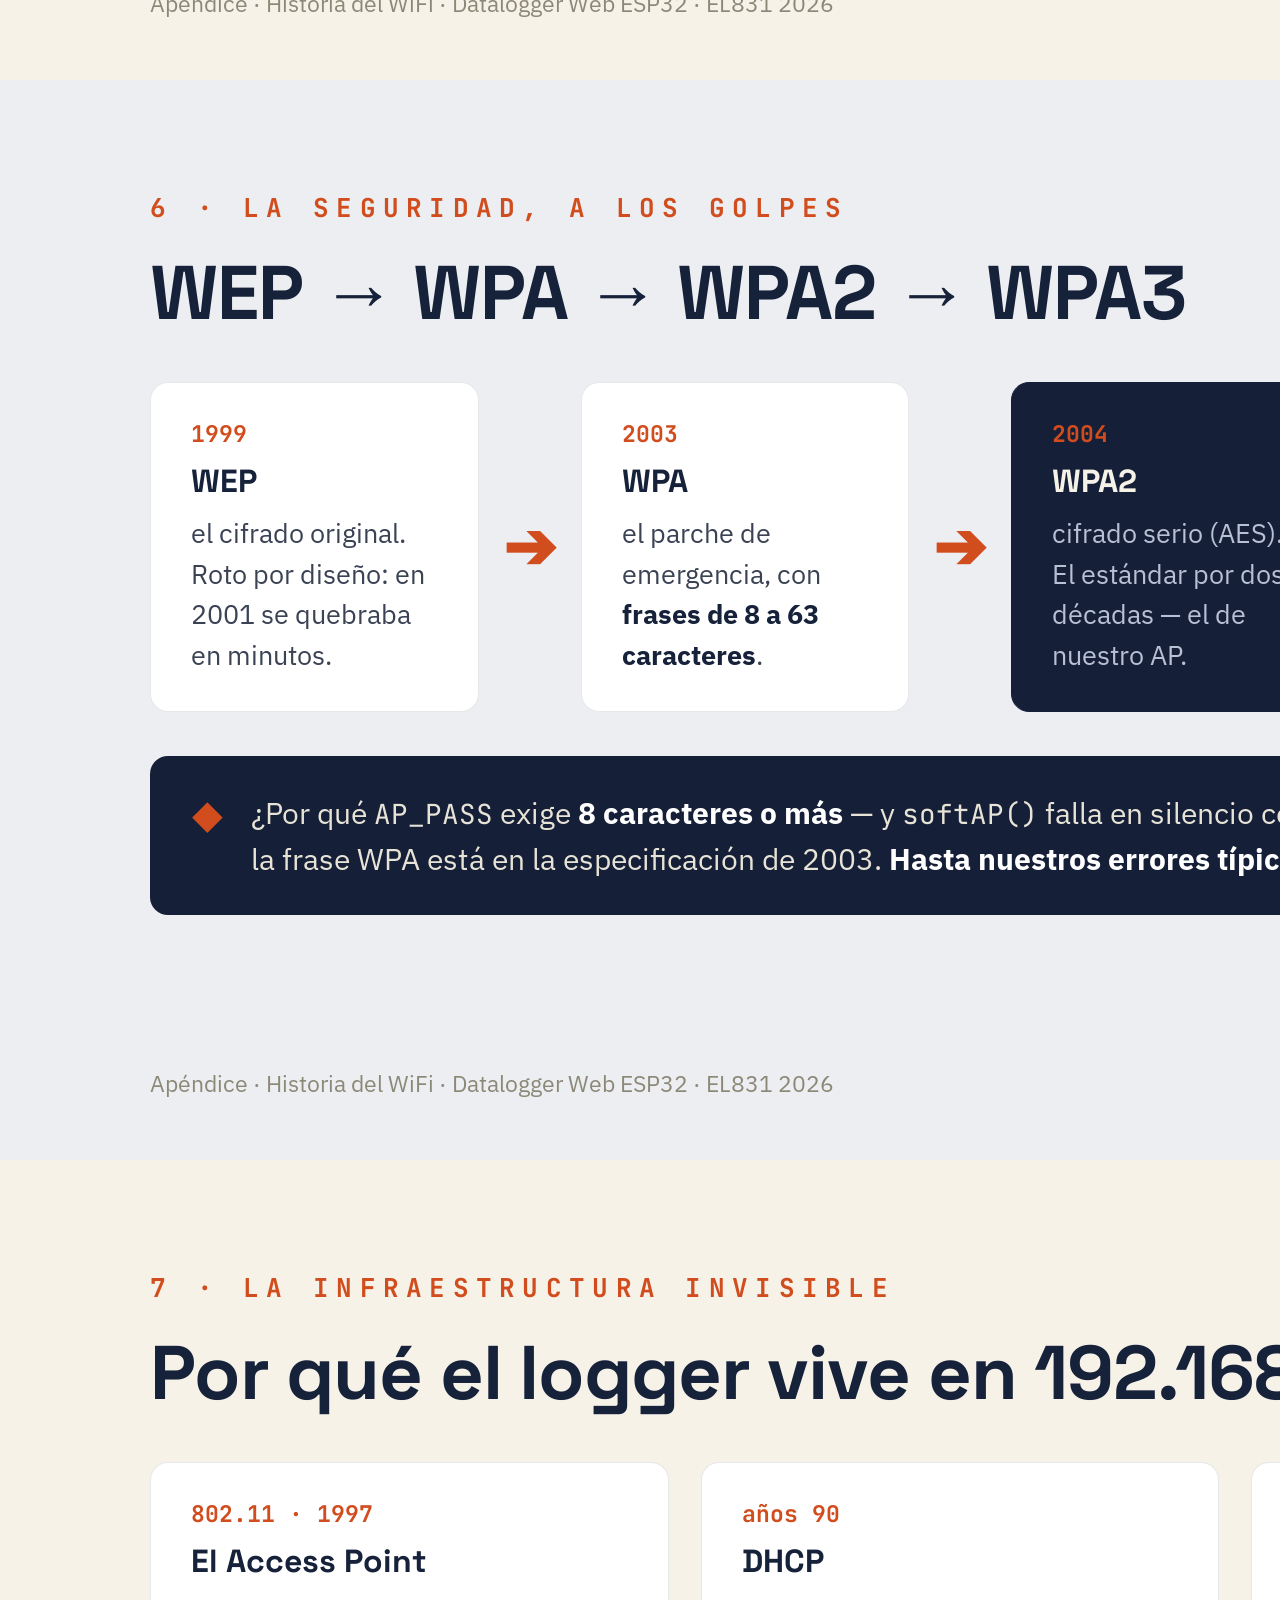
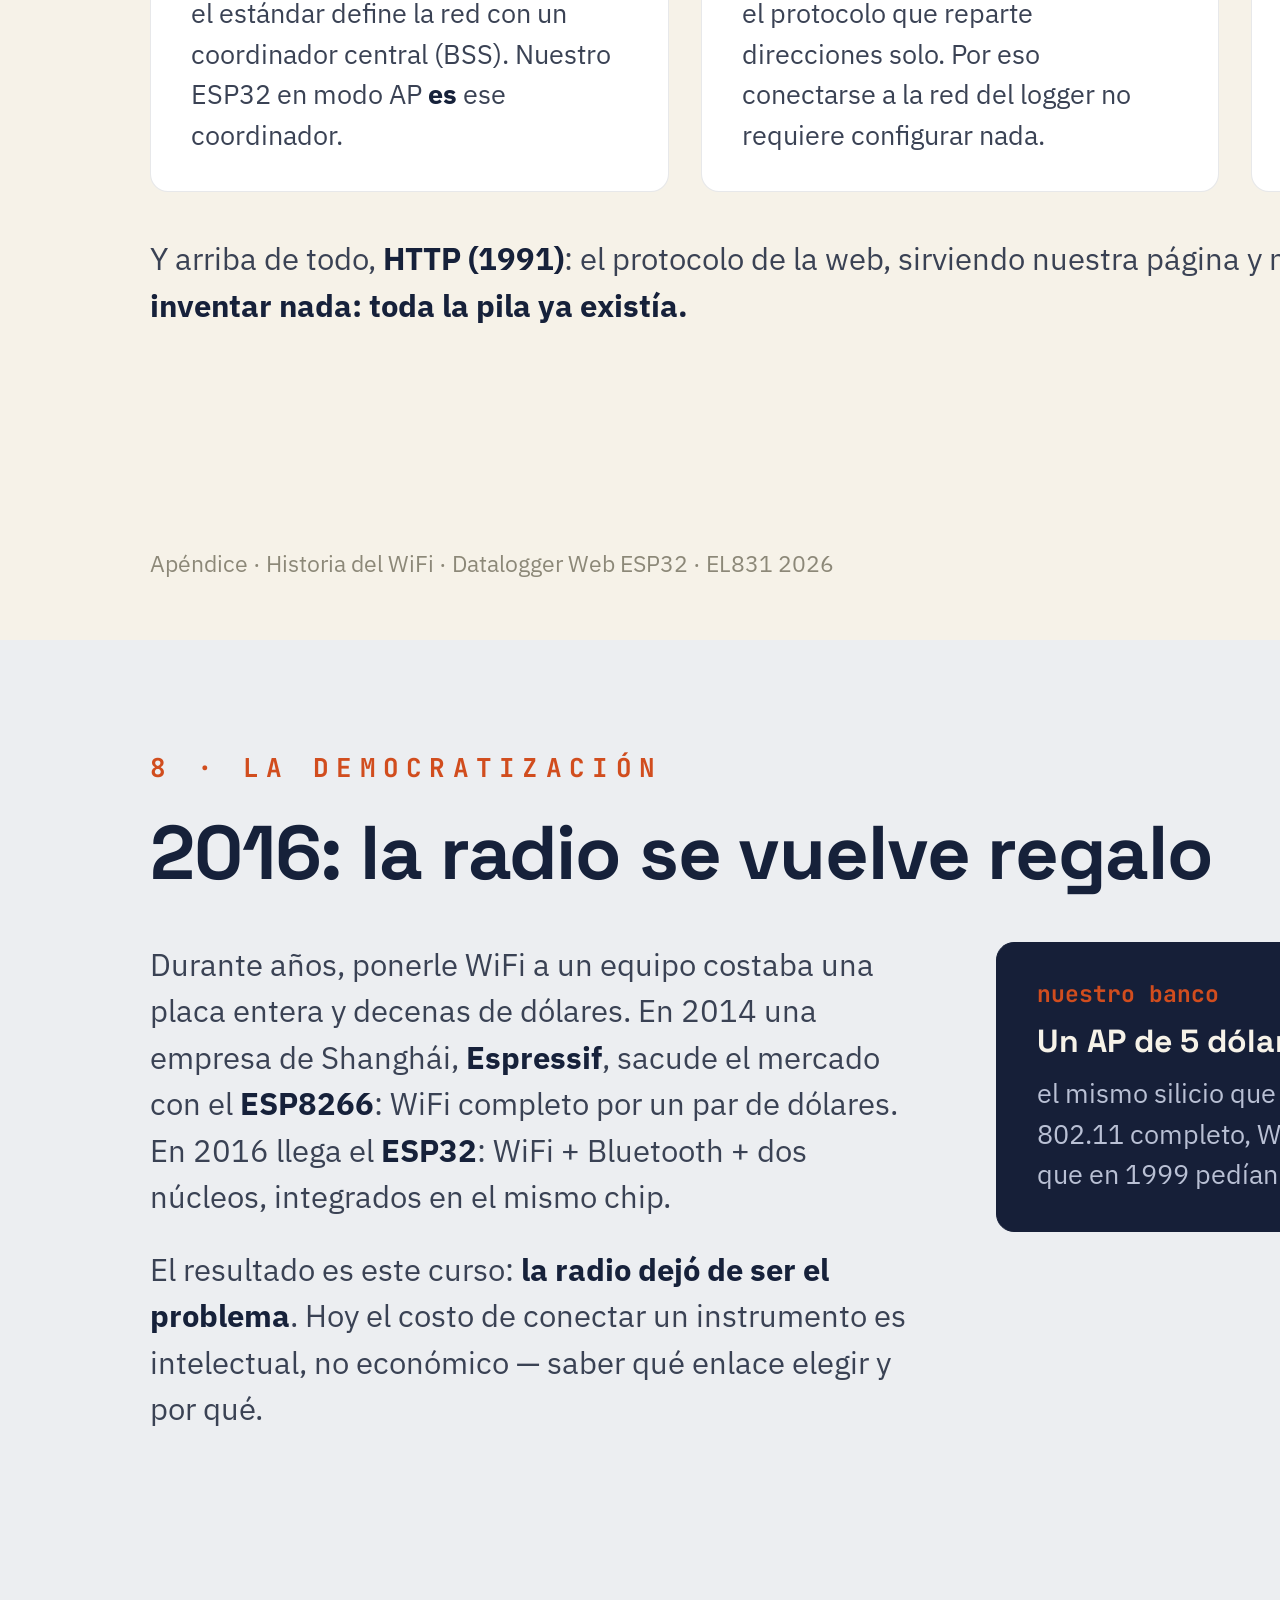
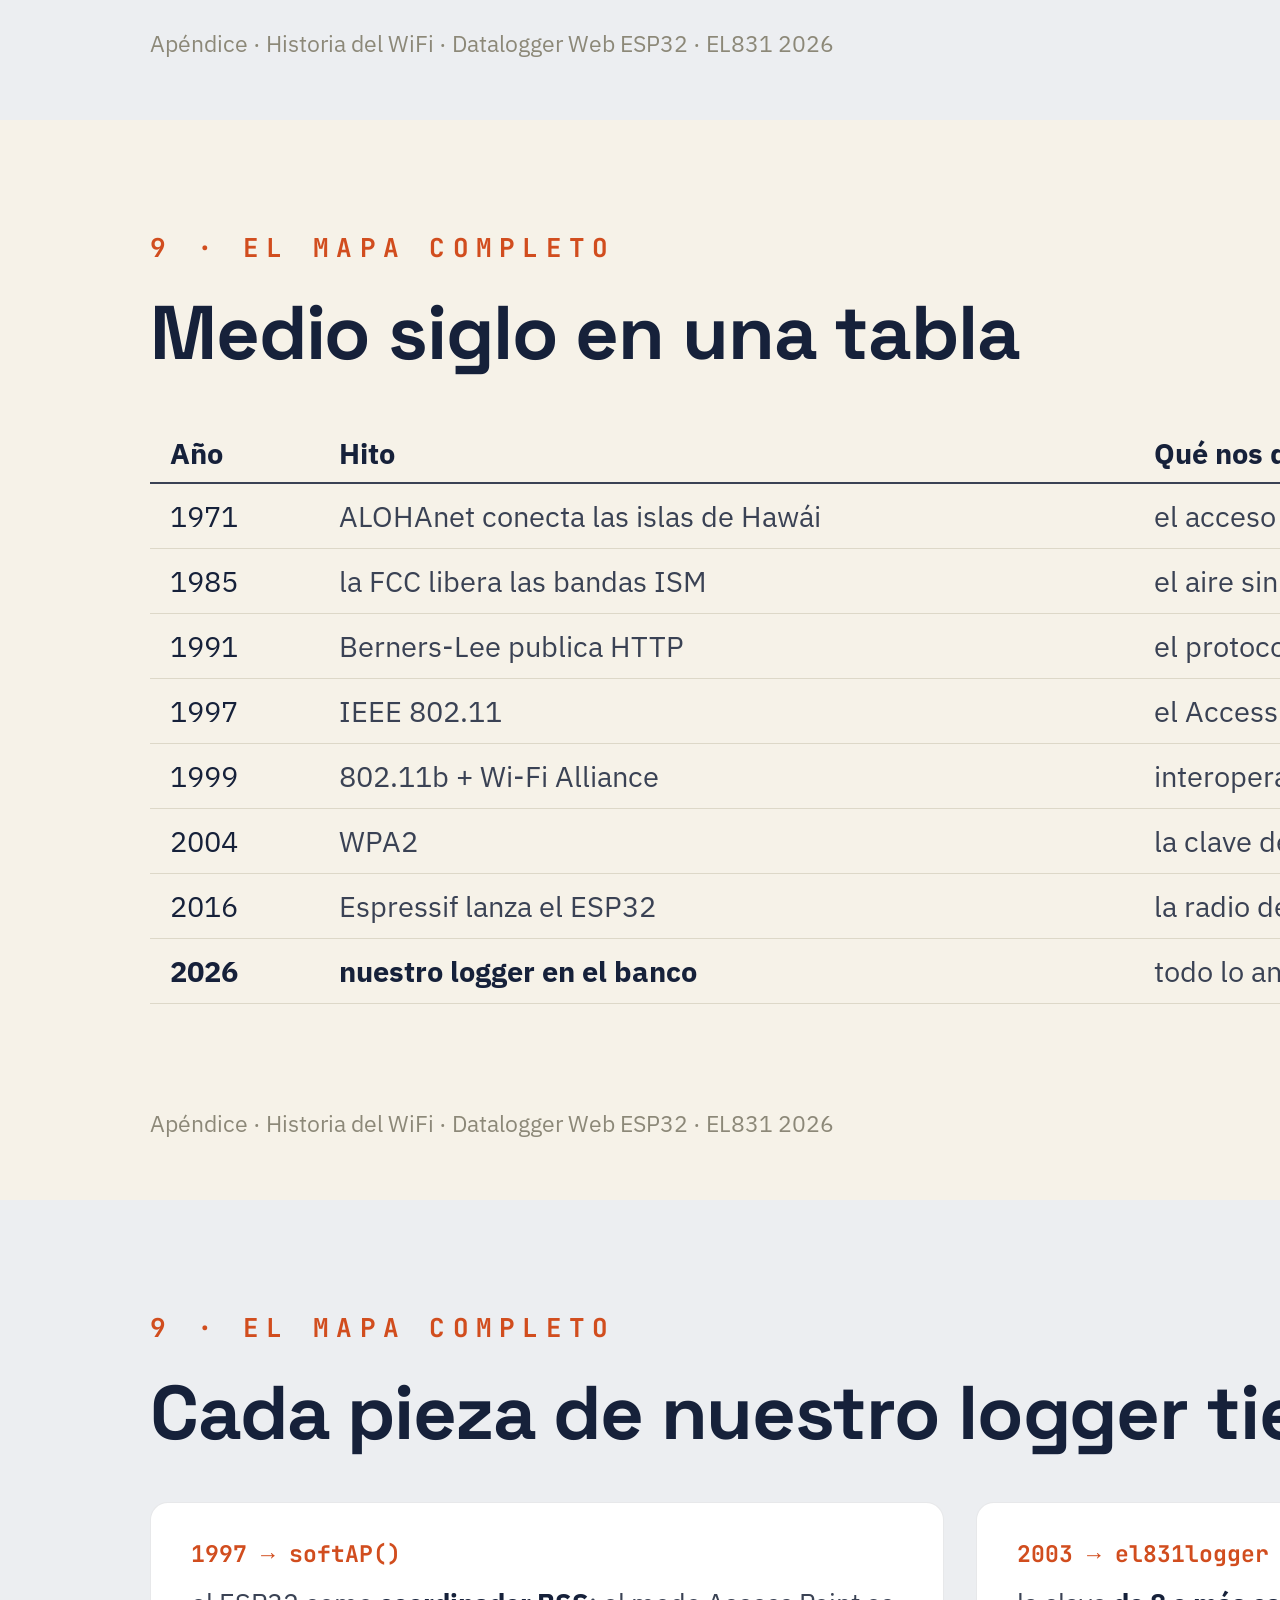
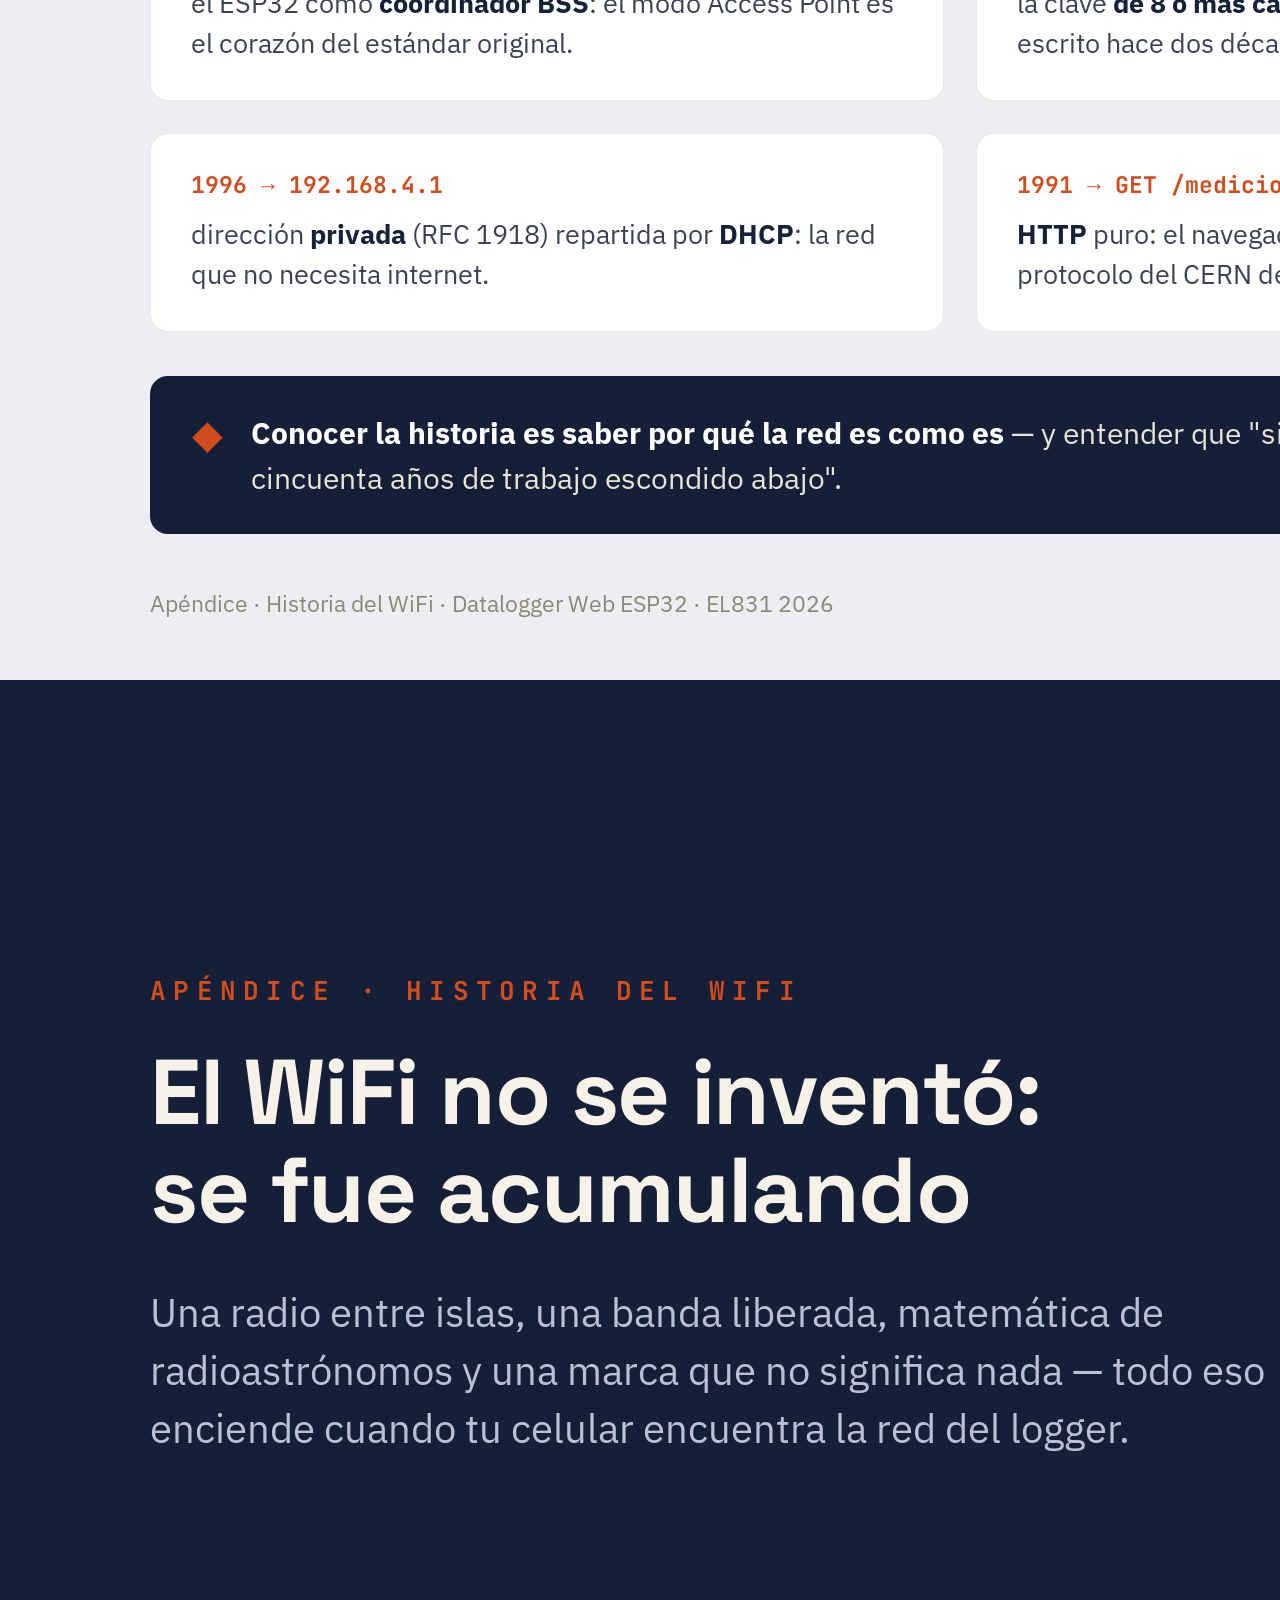
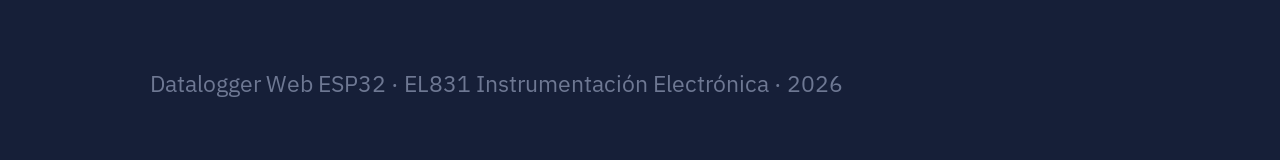
<file: slides-src/slides-apendice-wifi.html>
<!doctype html>
<html lang="es">
<head>
<meta charset="utf-8">
<title>Slides · Apéndice · Historia del WiFi</title>
<link rel="stylesheet" href="estilo.css">
</head>
<body>

<!-- 1 · Portada -->
<section class="slide oscura">
  <div style="height:150px"></div>
  <div class="kicker">Apéndice · Datalogger Web</div>
  <h1 style="font-size:110px">Historia del<br>WiFi</h1>
  <p class="sub">De una radio entre islas de Hawái a un servidor web en tu
  banco de trabajo: <b>por qué la red es como es</b>.</p>
  <div class="pie">Datalogger Web ESP32 · EL831 Instrumentación Electrónica · 2026</div>
</section>

<!-- 2 · ALOHAnet -->
<section class="slide">
  <div class="kicker">1 · La semilla</div>
  <h1>1971: una red entre islas</h1>
  <div class="cols">
    <div>
      <p>En la Universidad de Hawái, <b>Norman Abramson</b> tenía un problema
      geográfico: campus repartidos en islas, sin cables posibles. Su
      solución, <b>ALOHAnet</b>, fue la primera red de paquetes por radio.</p>
      <p>Su regla de acceso era de una elegancia brutal: <b>transmití cuando
      quieras; si chocás con otro, esperá un tiempo al azar y reintentá.</b>
      Ese "acceso aleatorio" es el abuelo de todo lo que vino después.</p>
    </div>
    <div class="card"><div class="ck">1973 · la descendencia</div><h3 class="chica">Ethernet</h3>
      <p><b>Bob Metcalfe</b> (Xerox PARC) estudió ALOHA y lo convirtió en la
      LAN cableada que dominó el mundo. Décadas más tarde, el WiFi nacería
      como "Ethernet sin cables": el círculo se cierra.</p></div>
  </div>
  <div class="pie">Apéndice · Historia del WiFi · Datalogger Web ESP32 · EL831 2026</div>
  <div class="pie-num">2</div>
</section>

<!-- 3 · FCC 1985 -->
<section class="slide gris">
  <div class="kicker">2 · La decisión regulatoria</div>
  <h1>1985: la banda queda libre</h1>
  <p>La FCC de Estados Unidos autoriza el uso <b>sin licencia</b> de las
  bandas ISM (900 MHz, 2,4 GHz, 5,8 GHz) para equipos de espectro
  ensanchado. Una decisión administrativa, casi burocrática — y una de las
  más fecundas de la historia de las comunicaciones.</p>
  <div class="cards c3 mt">
    <div class="card"><div class="ck">sin permiso</div><h3 class="chica">Cualquiera transmite</h3>
      <p>sin pagar licencia ni pedir turno: la barrera de entrada desaparece.</p></div>
    <div class="card"><div class="ck">a cambio</div><h3 class="chica">Nadie te protege</h3>
      <p>la banda es de todos: microondas, teclados, vecinos. Convivir es problema tuyo.</p></div>
    <div class="card oscuro"><div class="ck">consecuencia</div><h3 class="chica">Nacen WiFi y Bluetooth</h3>
      <p>las dos radios de este curso viven ahí — y por eso se pelean el mismo aire en el aula.</p></div>
  </div>
  <div class="pie">Apéndice · Historia del WiFi · Datalogger Web ESP32 · EL831 2026</div>
  <div class="pie-num">3</div>
</section>

<!-- 4 · CSIRO y el multipath -->
<section class="slide">
  <div class="kicker">3 · La física</div>
  <h1>El enemigo era el eco</h1>
  <div class="cols">
    <div>
      <p>Adentro de un edificio la señal <b>rebota</b>: paredes, muebles,
      personas. Al receptor le llegan copias desfasadas de lo mismo
      (<b>multipath</b>) que se pisan entre sí. A velocidades altas, eso
      destruye los datos.</p>
      <p>La salida fue <b>OFDM</b>: en vez de un solo canal rápido, muchas
      subportadoras lentas en paralelo — cada una tan lenta que los ecos ya
      no la confunden.</p>
    </div>
    <div class="card"><div class="ck">años 90 · australia</div><h3 class="chica">CSIRO: de los agujeros negros al WiFi</h3>
      <p><b>John O'Sullivan</b> y su equipo venían de la radioastronomía —
      buscaban ecos de agujeros negros en explosión con matemática de
      Fourier. Esa misma matemática, aplicada al eco de las paredes, terminó
      en la patente australiana que está adentro de 802.11a/g/n.</p></div>
  </div>
  <div class="pie">Apéndice · Historia del WiFi · Datalogger Web ESP32 · EL831 2026</div>
  <div class="pie-num">4</div>
</section>

<!-- 5 · 802.11 y el nombre -->
<section class="slide gris">
  <div class="kicker">4 · El estándar y la marca</div>
  <h1>1997: 802.11 · 1999: "Wi-Fi"</h1>
  <div class="cards c3">
    <div class="card"><div class="ck">1997</div><h3 class="chica">IEEE 802.11</h3>
      <p>el primer estándar: 2 Mbit/s. Como el Bluetooth 1.0, nació
      imperfecto — ninguna tecnología llega terminada.</p></div>
    <div class="card"><div class="ck">1999</div><h3 class="chica">802.11b + Alliance</h3>
      <p>11 Mbit/s y un consorcio que <b>certifica interoperabilidad</b>
      (el mismo rol que el SIG en Bluetooth). Apple lo integra en la iBook:
      despegue masivo.</p></div>
    <div class="card"><div class="ck">el nombre</div><h3 class="chica">"Wi-Fi" no significa nada</h3>
      <p>lo inventó una consultora de marcas porque sonaba bien.
      "Wireless Fidelity" es un mito posterior — buen dato para el asado.</p></div>
  </div>
  <div class="tip"><span class="foco">◆</span><div>De nuevo la fórmula ganadora: <b>estándar abierto + consorcio
  que certifica</b>. Por eso el ESP32, tu celular y el router del aula se entienden sin conocerse.</div></div>
  <div class="pie">Apéndice · Historia del WiFi · Datalogger Web ESP32 · EL831 2026</div>
  <div class="pie-num">5</div>
</section>

<!-- 6 · La escalera de velocidades -->
<section class="slide">
  <div class="kicker">5 · La escalera</div>
  <h1>De 2 megabits a gigabits</h1>
  <table>
    <tr><th>Año</th><th>Estándar</th><th>Velocidad tope</th><th>La novedad</th></tr>
    <tr><td>1997</td><td class="mono">802.11</td><td>2 Mbit/s</td><td>el punto de partida</td></tr>
    <tr><td>1999</td><td class="mono">802.11b</td><td>11 Mbit/s</td><td>el que explotó comercialmente</td></tr>
    <tr><td>2003</td><td class="mono">802.11g</td><td>54 Mbit/s</td><td>OFDM en 2,4 GHz</td></tr>
    <tr><td>2009</td><td class="mono">802.11n</td><td>600 Mbit/s</td><td>MIMO: varias antenas a la vez</td></tr>
    <tr><td>2013–hoy</td><td class="mono">ac · ax · be</td><td>gigabits</td><td>rebautizados "WiFi 5, 6 y 7" para humanos</td></tr>
  </table>
  <p class="mt">Nuestro ESP32 habla <b>802.11 b/g/n en 2,4 GHz</b> — tecnología de hace
  más de una década, y justo por eso: <b>madura, barata y suficiente</b> para un JSON por segundo.</p>
  <div class="pie">Apéndice · Historia del WiFi · Datalogger Web ESP32 · EL831 2026</div>
  <div class="pie-num">6</div>
</section>

<!-- 7 · Seguridad -->
<section class="slide gris">
  <div class="kicker">6 · La seguridad, a los golpes</div>
  <h1>WEP → WPA → WPA2 → WPA3</h1>
  <div class="flujo">
    <div class="card"><div class="ck">1999</div><h3 class="chica">WEP</h3>
      <p>el cifrado original. Roto por diseño: en 2001 se quebraba en minutos.</p></div>
    <div class="flecha">➔</div>
    <div class="card"><div class="ck">2003</div><h3 class="chica">WPA</h3>
      <p>el parche de emergencia, con <b>frases de 8 a 63 caracteres</b>.</p></div>
    <div class="flecha">➔</div>
    <div class="card oscuro"><div class="ck">2004</div><h3 class="chica">WPA2</h3>
      <p>cifrado serio (AES). El estándar por dos décadas — el de nuestro AP.</p></div>
    <div class="flecha">➔</div>
    <div class="card"><div class="ck">2018</div><h3 class="chica">WPA3</h3>
      <p>la generación actual, resistente a ataques de diccionario.</p></div>
  </div>
  <div class="tip"><span class="foco">◆</span><div>¿Por qué <span class="mono">AP_PASS</span> exige <b>8 caracteres
  o más</b> — y <span class="mono">softAP()</span> falla en silencio con menos? Porque el mínimo de la frase
  WPA está en la especificación de 2003. <b>Hasta nuestros errores típicos tienen fecha.</b></div></div>
  <div class="pie">Apéndice · Historia del WiFi · Datalogger Web ESP32 · EL831 2026</div>
  <div class="pie-num">7</div>
</section>

<!-- 8 · Infraestructura -->
<section class="slide">
  <div class="kicker">7 · La infraestructura invisible</div>
  <h1>Por qué el logger vive en 192.168.4.1</h1>
  <div class="cards c3">
    <div class="card"><div class="ck">802.11 · 1997</div><h3 class="chica">El Access Point</h3>
      <p>el estándar define la red con un coordinador central (BSS).
      Nuestro ESP32 en modo AP <b>es</b> ese coordinador.</p></div>
    <div class="card"><div class="ck">años 90</div><h3 class="chica">DHCP</h3>
      <p>el protocolo que reparte direcciones solo. Por eso conectarse a la
      red del logger no requiere configurar nada.</p></div>
    <div class="card"><div class="ck">1996</div><h3 class="chica">RFC 1918</h3>
      <p>reserva <span class="mono">192.168.x.x</span> para redes privadas: direcciones que
      no existen en internet — perfectas para una red que tampoco.</p></div>
  </div>
  <p class="mt">Y arriba de todo, <b>HTTP (1991)</b>: el protocolo de la web, sirviendo
  nuestra página y nuestro JSON. <b>La app no necesitó inventar nada: toda la pila ya existía.</b></p>
  <div class="pie">Apéndice · Historia del WiFi · Datalogger Web ESP32 · EL831 2026</div>
  <div class="pie-num">8</div>
</section>

<!-- 9 · La radio regalada -->
<section class="slide gris">
  <div class="kicker">8 · La democratización</div>
  <h1>2016: la radio se vuelve regalo</h1>
  <div class="cols">
    <div>
      <p>Durante años, ponerle WiFi a un equipo costaba una placa entera y
      decenas de dólares. En 2014 una empresa de Shanghái, <b>Espressif</b>,
      sacude el mercado con el <b>ESP8266</b>: WiFi completo por un par de
      dólares. En 2016 llega el <b>ESP32</b>: WiFi + Bluetooth + dos núcleos,
      integrados en el mismo chip.</p>
      <p>El resultado es este curso: <b>la radio dejó de ser el problema</b>.
      Hoy el costo de conectar un instrumento es intelectual, no económico —
      saber qué enlace elegir y por qué.</p>
    </div>
    <div class="card oscuro"><div class="ck">nuestro banco</div><h3 class="chica">Un AP de 5 dólares</h3>
      <p>el mismo silicio que sirve la app del logger corre el stack 802.11
      completo, WPA2, DHCP, TCP/IP y HTTP — cosas que en 1999 pedían una PC
      dedicada.</p></div>
  </div>
  <div class="pie">Apéndice · Historia del WiFi · Datalogger Web ESP32 · EL831 2026</div>
  <div class="pie-num">9</div>
</section>

<!-- 10 · Medio siglo en una tabla -->
<section class="slide">
  <div class="kicker">9 · El mapa completo</div>
  <h1>Medio siglo en una tabla</h1>
  <table class="compacta">
    <tr><th>Año</th><th>Hito</th><th>Qué nos dejó</th></tr>
    <tr><td>1971</td><td>ALOHAnet conecta las islas de Hawái</td><td>el acceso aleatorio por radio</td></tr>
    <tr><td>1985</td><td>la FCC libera las bandas ISM</td><td>el aire sin licencia</td></tr>
    <tr><td>1991</td><td>Berners-Lee publica HTTP</td><td>el protocolo de nuestra app</td></tr>
    <tr><td>1997</td><td>IEEE 802.11</td><td>el Access Point</td></tr>
    <tr><td>1999</td><td>802.11b + Wi-Fi Alliance</td><td>interoperabilidad certificada</td></tr>
    <tr><td>2004</td><td>WPA2</td><td>la clave de 8+ caracteres</td></tr>
    <tr><td>2016</td><td>Espressif lanza el ESP32</td><td>la radio de 5 dólares</td></tr>
    <tr><td><b>2026</b></td><td><b>nuestro logger en el banco</b></td><td>todo lo anterior, junto</td></tr>
  </table>
  <div class="pie">Apéndice · Historia del WiFi · Datalogger Web ESP32 · EL831 2026</div>
  <div class="pie-num">10</div>
</section>

<!-- 11 · Mapeo al banco -->
<section class="slide gris">
  <div class="kicker">9 · El mapa completo</div>
  <h1>Cada pieza de nuestro logger tiene fecha</h1>
  <div class="cards c2">
    <div class="card"><div class="ck">1997 → softAP()</div><p>el ESP32 como <b>coordinador BSS</b>: el modo Access Point es el corazón del estándar original.</p></div>
    <div class="card"><div class="ck">2003 → el831logger</div><p>la clave <b>de 8 o más caracteres</b>: el mínimo de la frase WPA, escrito hace dos décadas.</p></div>
    <div class="card"><div class="ck">1996 → 192.168.4.1</div><p>dirección <b>privada</b> (RFC 1918) repartida por <b>DHCP</b>: la red que no necesita internet.</p></div>
    <div class="card"><div class="ck">1991 → GET /medicion</div><p><b>HTTP</b> puro: el navegador de 2026 le habla al ESP32 con el protocolo del CERN de 1991.</p></div>
  </div>
  <div class="tip"><span class="foco">◆</span><div><b>Conocer la historia es saber por qué la red es como es</b>
  — y entender que "simple" casi siempre significa "con cincuenta años de trabajo escondido abajo".</div></div>
  <div class="pie">Apéndice · Historia del WiFi · Datalogger Web ESP32 · EL831 2026</div>
  <div class="pie-num">11</div>
</section>

<!-- 12 · Cierre -->
<section class="slide oscura">
  <div class="centrar">
    <div class="kicker">Apéndice · Historia del WiFi</div>
    <h1 style="font-size:92px">El WiFi no se inventó:<br>se fue acumulando</h1>
    <p class="sub">Una radio entre islas, una banda liberada, matemática de
    radioastrónomos y una marca que no significa nada — todo eso enciende
    cuando tu celular encuentra la red del logger.</p>
  </div>
  <div class="pie">Datalogger Web ESP32 · EL831 Instrumentación Electrónica · 2026</div>
</section>

</body>
</html>
</file>
<file: slides-src/estilo.css>
/* Estilo de slides — Datalogger Web ESP32 · EL831 2026
   Mismo lenguaje visual que los slides de Sistemas Lógicos:
   Space Grotesk (títulos) · IBM Plex Sans (texto) · JetBrains Mono (kickers/código) */

@import url('fonts/fuentes.css');

:root {
  --navy:    #161F38;
  --crema:   #F6F2E8;
  --gris:    #ECEEF1;
  --naranja: #D14D1E;
  --tinta:   #16213A;
  --cuerpo:  #3A4254;
  --mute:    #8C8878;
  --linea:   #DDD8C8;
  --borde:   rgba(22, 31, 56, .10);
  --verde:   #4E7A58;
}

* { margin: 0; padding: 0; box-sizing: border-box; }
@page { size: 1920px 1080px; margin: 0; }

body { font-family: 'IBM Plex Sans', sans-serif; }

.slide {
  width: 1920px; height: 1080px;
  page-break-after: always; break-after: page;
  position: relative; overflow: hidden;
  background: var(--crema); color: var(--cuerpo);
  padding: 110px 150px 0;
}
.slide.oscura { background: var(--navy); color: #B9C0D4; }
.slide.gris   { background: var(--gris); }

.kicker {
  font-family: 'JetBrains Mono', monospace; font-weight: 700;
  font-size: 26px; letter-spacing: .28em; text-transform: uppercase;
  color: var(--naranja); margin-bottom: 28px;
}
h1 {
  font-family: 'Space Grotesk', sans-serif; font-weight: 700;
  font-size: 76px; line-height: 1.06; letter-spacing: -0.015em;
  color: var(--tinta); margin-bottom: 48px;
}
.oscura h1 { color: var(--crema); font-size: 130px; margin-bottom: 44px; }

p, li { font-size: 31px; line-height: 1.5; }
p + p { margin-top: 26px; }
b, strong { color: var(--tinta); }
.oscura b, .oscura strong { color: var(--crema); }
.sub { font-size: 40px; line-height: 1.45; max-width: 1250px; }

/* ---------- tarjetas ---------- */
.cards { display: grid; gap: 32px; }
.c2 { grid-template-columns: repeat(2, 1fr); }
.c3 { grid-template-columns: repeat(3, 1fr); }
.c4 { grid-template-columns: repeat(4, 1fr); }
.card {
  background: #fff; border: 1.5px solid var(--borde); border-radius: 18px;
  padding: 36px 40px;
}
.card .ck {
  font-family: 'JetBrains Mono', monospace; font-size: 23px; font-weight: 700;
  color: var(--naranja); margin-bottom: 14px;
}
.card h3 {
  font-family: 'Space Grotesk', sans-serif; font-weight: 700;
  font-size: 37px; color: var(--tinta); line-height: 1.15;
}
.card h3.chica { font-size: 32px; }
.card p { font-size: 27px; margin-top: 14px; }
.card ul { margin: 16px 0 0 30px; }
.card li { font-size: 27px; margin-top: 10px; }
.card.oscuro { background: var(--navy); border-color: var(--navy); }
.card.oscuro h3 { color: var(--crema); }
.card.oscuro p { color: #B9C0D4; }
.card.oscuro b, .card.oscuro strong { color: #fff; }
.card .grande {
  font-family: 'Space Grotesk', sans-serif; font-weight: 700;
  font-size: 58px; color: var(--tinta);
}

/* fila de flujo: tarjetas + flechas */
.flujo { display: flex; align-items: stretch; gap: 24px; }
.flujo .card { flex: 1; }
.flecha {
  align-self: center; color: var(--naranja); font-size: 64px; font-weight: 700;
  font-family: 'Space Grotesk', sans-serif; flex: 0 0 auto;
}

/* ---------- tip banner ---------- */
.tip {
  background: var(--navy); color: #E7E3D6; border-radius: 18px;
  padding: 34px 42px; font-size: 30px; line-height: 1.5;
  display: flex; gap: 28px; align-items: flex-start; margin-top: 44px;
}
.tip .foco { color: var(--naranja); font-size: 40px; line-height: 1.15; }
.tip b { color: #fff; }

/* ---------- tablas ---------- */
table { width: 100%; border-collapse: collapse; }
th {
  text-align: left; font-size: 29px; color: var(--tinta);
  border-bottom: 2.5px solid var(--cuerpo); padding: 16px 20px 14px;
}
td { font-size: 29px; padding: 20px; border-bottom: 1.5px solid var(--linea); }
td:first-child { color: var(--tinta); }
.mono, code {
  font-family: 'JetBrains Mono', monospace; font-size: .92em;
}

/* ---------- código ---------- */
.codigo {
  background: var(--navy); border-radius: 18px; padding: 40px 48px;
  font-family: 'JetBrains Mono', monospace; font-size: 26.5px; line-height: 1.62;
  color: #E8E4D8; white-space: pre; overflow: hidden;
}
.codigo .cm { color: #7E89A8; }     /* comentario */
.codigo .kw { color: #E8A062; }     /* palabra clave / resaltado */
.codigo .st { color: #A8C686; }     /* string */

/* ---------- portada ---------- */
.puntos { display: flex; gap: 26px; margin-bottom: 150px; }
.punto { width: 26px; height: 26px; border-radius: 50%; background: #39435F; }
.punto.hecha { background: var(--verde); }
.punto.actual { background: var(--naranja); }
.oscura .kicker { margin-bottom: 36px; }
.oscura .sub { color: #B9C0D4; }

/* ---------- pie ---------- */
.pie {
  position: absolute; bottom: 62px; left: 150px;
  font-size: 23px; color: var(--mute);
}
.oscura .pie { color: #6E7893; }
.pie-num {
  position: absolute; bottom: 62px; right: 150px;
  font-family: 'JetBrains Mono', monospace; font-size: 23px; color: var(--mute);
}

/* utilitarios */
.cols { display: grid; grid-template-columns: 1fr 1fr; gap: 72px; align-items: start; }
.mt { margin-top: 44px; }
.centrar { display: flex; flex-direction: column; justify-content: center; height: 100%; padding-bottom: 120px; }
.naranja { color: var(--naranja); }
img.esquema { width: 100%; }

/* lista compacta de pasos (col. izquierda de "manos a la obra") */
.pasos { grid-template-columns: 1fr; gap: 20px; }
.pasos .card { padding: 20px 30px; }
.pasos .card .ck { margin-bottom: 6px; }
.pasos .card p { font-size: 25px; margin-top: 0; }

/* bloque de código largo: tipografía apenas menor */
.codigo.compacto { font-size: 23px; line-height: 1.55; padding: 32px 44px; }

/* tabla de muchas filas: padding reducido para que entre con el pie */
table.compacta th { padding: 12px 20px 10px; }
table.compacta td { padding: 13px 20px; }

/* escudo UNSE: solo en la portada, bien presente */
.slide:first-child::after {
  content: ''; position: absolute;
  top: 96px; right: 150px; width: 200px; height: 283px;
  background: url('img/escudo-portada.png') no-repeat center / contain;
}
</file>
